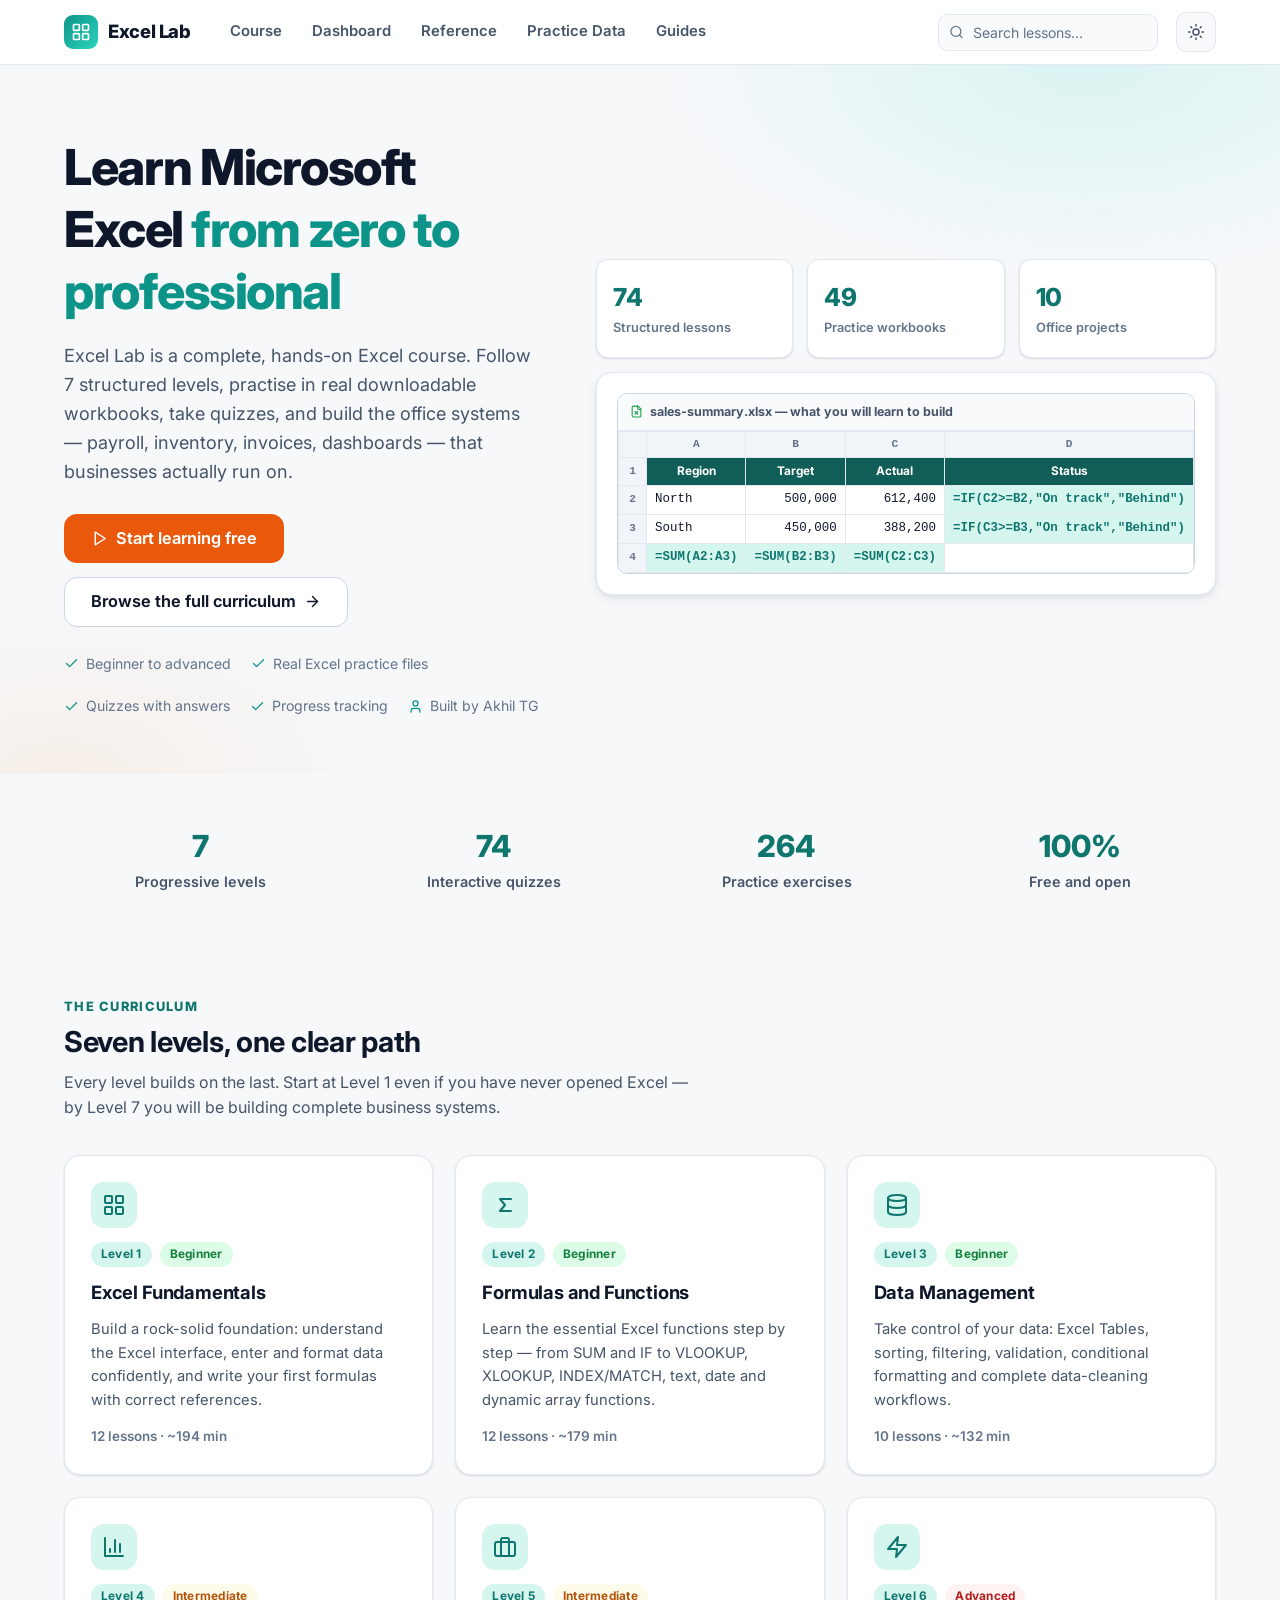
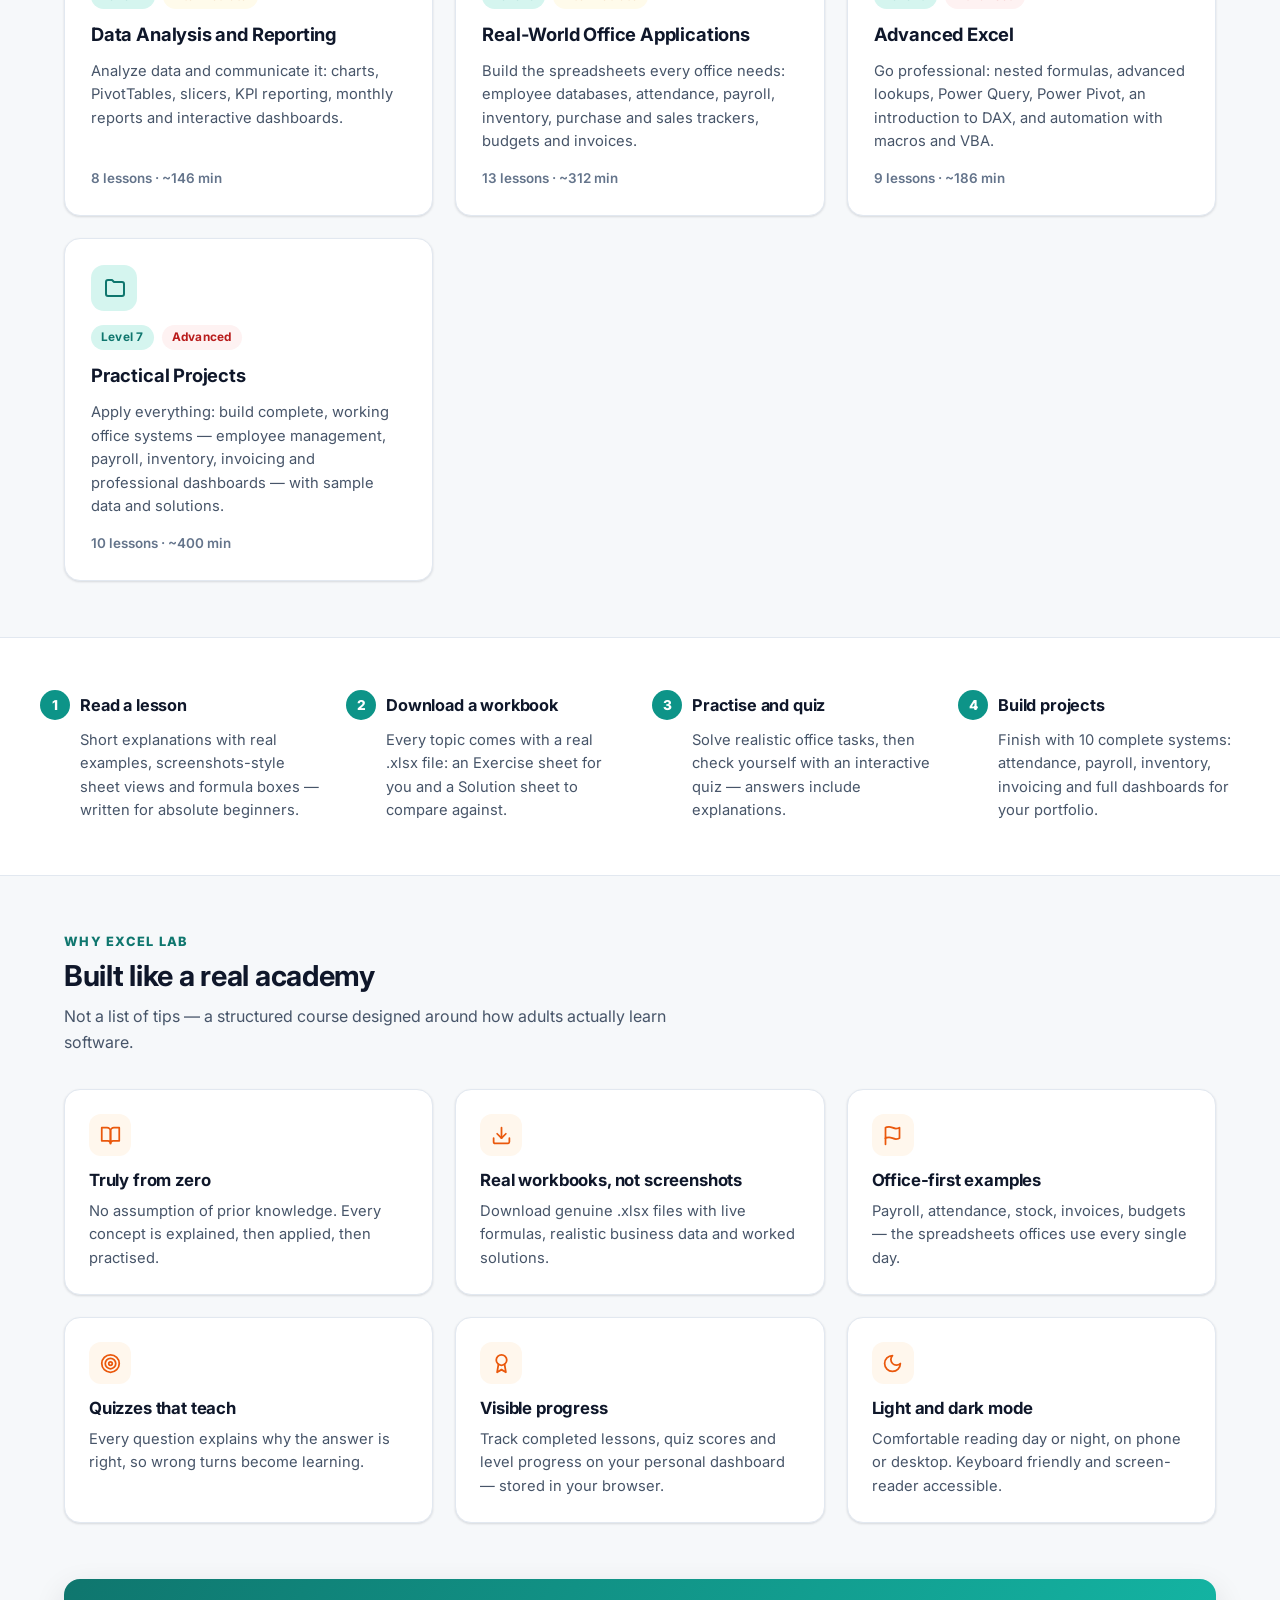
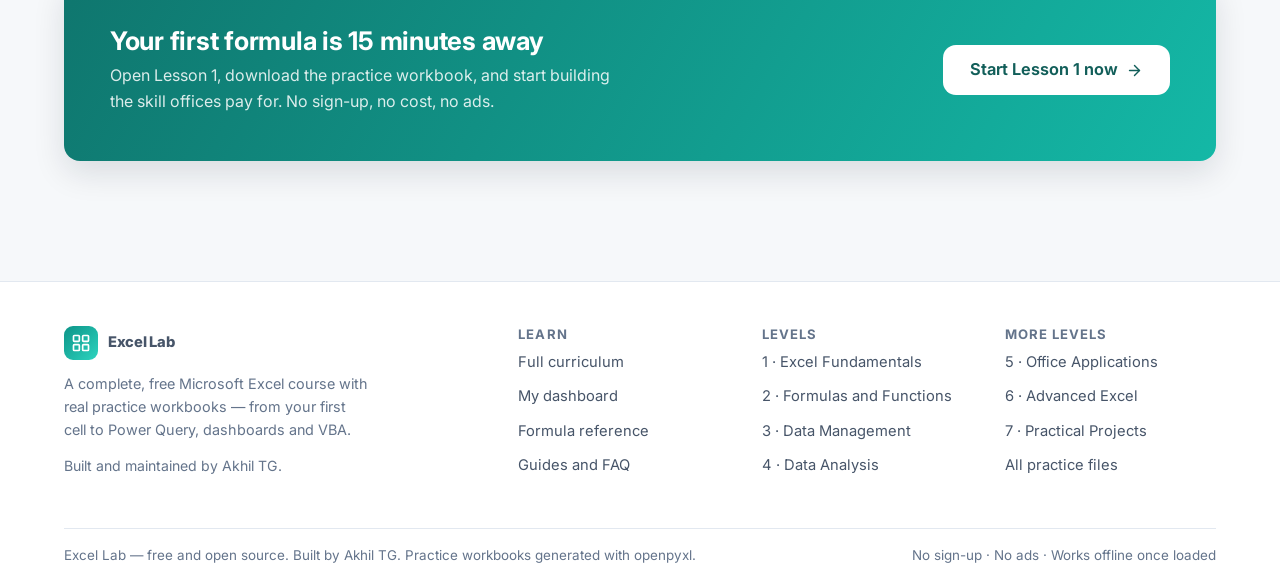
<file: index.html>
<!DOCTYPE html>
<html lang="en">
<head>
  <meta charset="UTF-8">
  <meta name="viewport" content="width=device-width, initial-scale=1">
  <title>Excel Lab — Learn Microsoft Excel from Zero to Professional</title>
  <meta name="description" content="A complete, free Excel learning platform: 7 levels, 74 lessons, real practice workbooks and office projects. From your first cell to Power Query, dashboards and VBA.">
  <script>(function(){try{var t=localStorage.getItem("ellab.theme");if(!t){t=window.matchMedia&&matchMedia("(prefers-color-scheme: dark)").matches?"dark":"light"}if(t==="dark")document.documentElement.classList.add("dark")}catch(e){}})();</script>
  <link rel="preconnect" href="https://fonts.googleapis.com">
  <link rel="preconnect" href="https://fonts.gstatic.com" crossorigin>
  <link href="https://fonts.googleapis.com/css2?family=Inter:wght@400;500;600;700;800&display=swap" rel="stylesheet">
  <link rel="stylesheet" href="assets/css/style.css">
  <link rel="icon" href="data:image/svg+xml,%3Csvg xmlns='http://www.w3.org/2000/svg' viewBox='0 0 24 24'%3E%3Crect width='24' height='24' rx='5' fill='%230d9488'/%3E%3Crect x='5' y='5' width='6' height='6' rx='1' fill='white'/%3E%3Crect x='13' y='5' width='6' height='6' rx='1' fill='white' opacity='.75'/%3E%3Crect x='5' y='13' width='6' height='6' rx='1' fill='white' opacity='.75'/%3E%3Crect x='13' y='13' width='6' height='6' rx='1' fill='white'/%3E%3C/svg%3E">
</head>
<body>
  <a class="skip-link" href="#main">Skip to content</a>
  <header class="site-header" id="siteHeader">
    <div class="container header-inner">
      <a class="brand" href="index.html">
        <span class="logo"><svg viewBox="0 0 24 24" fill="none" stroke="currentColor" stroke-width="2"><rect x="3" y="3" width="7" height="7" rx="1"/><rect x="14" y="3" width="7" height="7" rx="1"/><rect x="14" y="14" width="7" height="7" rx="1"/><rect x="3" y="14" width="7" height="7" rx="1"/></svg></span>
        Excel&nbsp;Lab
      </a>
      <nav class="main-nav" aria-label="Main navigation">
        <a href="lessons.html">Course</a>
        <a href="dashboard.html">Dashboard</a>
        <a href="reference.html">Reference</a>
        <a href="practice-data.html">Practice Data</a>
        <a href="docs.html">Guides</a>
      </nav>
      <form class="header-search" id="headerSearchForm" role="search">
        <svg viewBox="0 0 24 24" fill="none" stroke="currentColor" stroke-width="2" stroke-linecap="round"><circle cx="11" cy="11" r="8"/><path d="m21 21-4.3-4.3"/></svg>
        <input type="search" placeholder="Search lessons…" aria-label="Search lessons">
      </form>
      <button type="button" class="icon-btn" id="themeToggle" aria-label="Toggle light/dark theme">
        <svg class="icon-sun" viewBox="0 0 24 24" fill="none" stroke="currentColor" stroke-width="2" stroke-linecap="round"><circle cx="12" cy="12" r="4"/><path d="M12 2v2M12 20v2M4.93 4.93l1.41 1.41M17.66 17.66l1.41 1.41M2 12h2M20 12h2M6.34 17.66l-1.41 1.41M19.07 4.93l-1.41 1.41"/></svg>
        <svg class="icon-moon" viewBox="0 0 24 24" fill="none" stroke="currentColor" stroke-width="2" stroke-linecap="round" stroke-linejoin="round"><path d="M12 3a6 6 0 0 0 9 9 9 9 0 1 1-9-9Z"/></svg>
      </button>
      <button type="button" class="icon-btn menu-toggle" id="menuToggle" aria-label="Open menu" aria-expanded="false">
        <svg viewBox="0 0 24 24" fill="none" stroke="currentColor" stroke-width="2" stroke-linecap="round"><path d="M4 6h16M4 12h16M4 18h16"/></svg>
      </button>
    </div>
  </header>

  <main id="main">
    <noscript><div class="container" style="padding:20px 24px"><strong>JavaScript is disabled.</strong> Excel Lab renders lessons with JavaScript — please enable it to use the course.</div></noscript>

    <!-- Hero -->
    <section class="hero">
      <div class="container hero-inner">
        <div>
          <h1>Learn Microsoft Excel <span class="accent">from zero to professional</span></h1>
          <p class="lead">Excel Lab is a complete, hands-on Excel course. Follow 7 structured levels, practise in real downloadable workbooks, take quizzes, and build the office systems — payroll, inventory, invoices, dashboards — that businesses actually run on.</p>
          <div class="hero-cta">
            <a class="btn btn-accent btn-lg" href="lesson.html?id=l1-what-is-excel" id="heroStart">
              <svg viewBox="0 0 24 24" fill="none" stroke="currentColor" stroke-width="2" stroke-linecap="round" stroke-linejoin="round"><polygon points="6 3 20 12 6 21 6 3"/></svg>
              Start learning free
            </a>
            <a class="btn btn-outline btn-lg" href="lessons.html">
              Browse the full curriculum
              <svg viewBox="0 0 24 24" fill="none" stroke="currentColor" stroke-width="2" stroke-linecap="round" stroke-linejoin="round"><path d="M5 12h14"/><path d="m12 5 7 7-7 7"/></svg>
            </a>
          </div>
          <div class="hero-meta">
            <span><svg viewBox="0 0 24 24" fill="none" stroke="currentColor" stroke-width="2" stroke-linecap="round" stroke-linejoin="round"><path d="M20 6 9 17l-5-5"/></svg> Beginner to advanced</span>
            <span><svg viewBox="0 0 24 24" fill="none" stroke="currentColor" stroke-width="2" stroke-linecap="round" stroke-linejoin="round"><path d="M20 6 9 17l-5-5"/></svg> Real Excel practice files</span>
            <span><svg viewBox="0 0 24 24" fill="none" stroke="currentColor" stroke-width="2" stroke-linecap="round" stroke-linejoin="round"><path d="M20 6 9 17l-5-5"/></svg> Quizzes with answers</span>
            <span><svg viewBox="0 0 24 24" fill="none" stroke="currentColor" stroke-width="2" stroke-linecap="round" stroke-linejoin="round"><path d="M20 6 9 17l-5-5"/></svg> Progress tracking</span>
            <span><svg viewBox="0 0 24 24" fill="none" stroke="currentColor" stroke-width="2" stroke-linecap="round" stroke-linejoin="round"><path d="M19 21v-2a4 4 0 0 0-4-4H9a4 4 0 0 0-4 4v2"/><circle cx="12" cy="7" r="4"/></svg> Built by Akhil TG</span>
          </div>
        </div>
        <div class="hero-visual" aria-hidden="true">
          <div class="kpi-row">
            <div class="kpi-card"><div class="num" id="statLessons">—</div><div class="lbl">Structured lessons</div></div>
            <div class="kpi-card"><div class="num" id="statFiles">—</div><div class="lbl">Practice workbooks</div></div>
            <div class="kpi-card"><div class="num" id="statProjects">10</div><div class="lbl">Office projects</div></div>
          </div>
          <div class="hero-card">
            <div class="xlsheet">
              <div class="xlsheet-title"><svg viewBox="0 0 24 24" fill="none" stroke="currentColor" stroke-width="2" stroke-linecap="round" stroke-linejoin="round"><path d="M15 2H6a2 2 0 0 0-2 2v16a2 2 0 0 0 2 2h12a2 2 0 0 0 2-2V7Z"/><path d="M14 2v4a2 2 0 0 0 2 2h4"/><path d="m9.5 12 5 5"/><path d="m14.5 12-5 5"/></svg>sales-summary.xlsx — what you will learn to build</div>
              <table>
                <thead><tr><th class="rowhead"></th><th>A</th><th>B</th><th>C</th><th>D</th></tr></thead>
                <tbody>
                  <tr><th class="rowhead">1</th><td class="headcell">Region</td><td class="headcell">Target</td><td class="headcell">Actual</td><td class="headcell">Status</td></tr>
                  <tr><th class="rowhead">2</th><td>North</td><td class="num">500,000</td><td class="num">612,400</td><td class="formula">=IF(C2&gt;=B2,"On track","Behind")</td></tr>
                  <tr><th class="rowhead">3</th><td>South</td><td class="num">450,000</td><td class="num">388,200</td><td class="formula">=IF(C3&gt;=B3,"On track","Behind")</td></tr>
                  <tr><th class="rowhead">4</th><td class="formula">=SUM(A2:A3)</td><td class="num formula">=SUM(B2:B3)</td><td class="num formula">=SUM(C2:C3)</td><td></td></tr>
                </tbody>
              </table>
            </div>
          </div>
        </div>
      </div>
    </section>

    <!-- Stats band -->
    <div class="stats-band">
      <div class="container">
        <div class="stat"><div class="num">7</div><div class="lbl">Progressive levels</div></div>
        <div class="stat"><div class="num" id="statQuizzes">—</div><div class="lbl">Interactive quizzes</div></div>
        <div class="stat"><div class="num" id="statExercises">—</div><div class="lbl">Practice exercises</div></div>
        <div class="stat"><div class="num">100%</div><div class="lbl">Free and open</div></div>
      </div>
    </div>

    <!-- Levels -->
    <section class="section" id="levels">
      <div class="container">
        <div class="section-head">
          <div class="kicker">The curriculum</div>
          <h2>Seven levels, one clear path</h2>
          <p>Every level builds on the last. Start at Level 1 even if you have never opened Excel — by Level 7 you will be building complete business systems.</p>
        </div>
        <div class="levels-grid" id="levelsGrid"><!-- populated by JS --></div>
      </div>
    </section>

    <!-- How it works -->
    <div class="steps-band">
      <div class="container steps-grid">
        <div class="step"><h3><span class="n">1</span> Read a lesson</h3><p>Short explanations with real examples, screenshots-style sheet views and formula boxes — written for absolute beginners.</p></div>
        <div class="step"><h3><span class="n">2</span> Download a workbook</h3><p>Every topic comes with a real .xlsx file: an Exercise sheet for you and a Solution sheet to compare against.</p></div>
        <div class="step"><h3><span class="n">3</span> Practise and quiz</h3><p>Solve realistic office tasks, then check yourself with an interactive quiz — answers include explanations.</p></div>
        <div class="step"><h3><span class="n">4</span> Build projects</h3><p>Finish with 10 complete systems: attendance, payroll, inventory, invoicing and full dashboards for your portfolio.</p></div>
      </div>
    </div>

    <!-- Features -->
    <section class="section">
      <div class="container">
        <div class="section-head">
          <div class="kicker">Why Excel Lab</div>
          <h2>Built like a real academy</h2>
          <p>Not a list of tips — a structured course designed around how adults actually learn software.</p>
        </div>
        <div class="feature-grid">
          <div class="card feature"><div class="icon"><svg viewBox="0 0 24 24" fill="none" stroke="currentColor" stroke-width="2" stroke-linecap="round" stroke-linejoin="round"><path d="M2 3h6a4 4 0 0 1 4 4v14a3 3 0 0 0-3-3H2z"/><path d="M22 3h-6a4 4 0 0 0-4 4v14a3 3 0 0 1 3-3h7z"/></svg></div><h3>Truly from zero</h3><p>No assumption of prior knowledge. Every concept is explained, then applied, then practised.</p></div>
          <div class="card feature"><div class="icon"><svg viewBox="0 0 24 24" fill="none" stroke="currentColor" stroke-width="2" stroke-linecap="round" stroke-linejoin="round"><path d="M21 15v4a2 2 0 0 1-2 2H5a2 2 0 0 1-2-2v-4"/><path d="m7 10 5 5 5-5"/><path d="M12 15V3"/></svg></div><h3>Real workbooks, not screenshots</h3><p>Download genuine .xlsx files with live formulas, realistic business data and worked solutions.</p></div>
          <div class="card feature"><div class="icon"><svg viewBox="0 0 24 24" fill="none" stroke="currentColor" stroke-width="2" stroke-linecap="round" stroke-linejoin="round"><path d="M4 15s1-1 4-1 5 2 8 2 4-1 4-1V3s-1 1-4 1-5-2-8-2-4 1-4 1z"/><path d="M4 22v-7"/></svg></div><h3>Office-first examples</h3><p>Payroll, attendance, stock, invoices, budgets — the spreadsheets offices use every single day.</p></div>
          <div class="card feature"><div class="icon"><svg viewBox="0 0 24 24" fill="none" stroke="currentColor" stroke-width="2"><circle cx="12" cy="12" r="10"/><circle cx="12" cy="12" r="6"/><circle cx="12" cy="12" r="2"/></svg></div><h3>Quizzes that teach</h3><p>Every question explains why the answer is right, so wrong turns become learning.</p></div>
          <div class="card feature"><div class="icon"><svg viewBox="0 0 24 24" fill="none" stroke="currentColor" stroke-width="2" stroke-linecap="round" stroke-linejoin="round"><circle cx="12" cy="8" r="6"/><path d="M15.5 12.9 17 22l-5-3-5 3 1.5-9.1"/></svg></div><h3>Visible progress</h3><p>Track completed lessons, quiz scores and level progress on your personal dashboard — stored in your browser.</p></div>
          <div class="card feature"><div class="icon"><svg viewBox="0 0 24 24" fill="none" stroke="currentColor" stroke-width="2" stroke-linecap="round" stroke-linejoin="round"><path d="M12 3a6 6 0 0 0 9 9 9 9 0 1 1-9-9Z"/></svg></div><h3>Light and dark mode</h3><p>Comfortable reading day or night, on phone or desktop. Keyboard friendly and screen-reader accessible.</p></div>
        </div>
      </div>
    </section>

    <!-- CTA -->
    <section class="section" style="padding-top:0">
      <div class="container">
        <div class="cta-band">
          <div>
            <h2>Your first formula is 15 minutes away</h2>
            <p>Open Lesson 1, download the practice workbook, and start building the skill offices pay for. No sign-up, no cost, no ads.</p>
          </div>
          <a class="btn btn-accent btn-lg" href="lesson.html?id=l1-what-is-excel">
            Start Lesson 1 now
            <svg viewBox="0 0 24 24" fill="none" stroke="currentColor" stroke-width="2" stroke-linecap="round" stroke-linejoin="round"><path d="M5 12h14"/><path d="m12 5 7 7-7 7"/></svg>
          </a>
        </div>
      </div>
    </section>
  </main>

  <footer class="site-footer">
    <div class="container">
      <div class="footer-inner">
        <div class="footer-brand">
          <a class="brand" href="index.html"><span class="logo"><svg viewBox="0 0 24 24" fill="none" stroke="currentColor" stroke-width="2"><rect x="3" y="3" width="7" height="7" rx="1"/><rect x="14" y="3" width="7" height="7" rx="1"/><rect x="14" y="14" width="7" height="7" rx="1"/><rect x="3" y="14" width="7" height="7" rx="1"/></svg></span>Excel&nbsp;Lab</a>
          <p style="margin-top:12px">A complete, free Microsoft Excel course with real practice workbooks — from your first cell to Power Query, dashboards and VBA.</p>
          <p style="margin-top:8px;font-size:.88rem">Built and maintained by Akhil TG.</p>
        </div>
        <div>
          <h4>Learn</h4>
          <ul>
            <li><a href="lessons.html">Full curriculum</a></li>
            <li><a href="dashboard.html">My dashboard</a></li>
            <li><a href="reference.html">Formula reference</a></li>
            <li><a href="docs.html">Guides and FAQ</a></li>
          </ul>
        </div>
        <div>
          <h4>Levels</h4>
          <ul id="footerLevels">
            <li><a href="lessons.html#level-1">1 · Excel Fundamentals</a></li>
            <li><a href="lessons.html#level-2">2 · Formulas and Functions</a></li>
            <li><a href="lessons.html#level-3">3 · Data Management</a></li>
            <li><a href="lessons.html#level-4">4 · Data Analysis</a></li>
          </ul>
        </div>
        <div>
          <h4>More levels</h4>
          <ul>
            <li><a href="lessons.html#level-5">5 · Office Applications</a></li>
            <li><a href="lessons.html#level-6">6 · Advanced Excel</a></li>
            <li><a href="lessons.html#level-7">7 · Practical Projects</a></li>
            <li><a href="dashboard.html#files">All practice files</a></li>
          </ul>
        </div>
      </div>
      <div class="footer-bottom">
        <span>Excel Lab — free and open source. Built by Akhil TG. Practice workbooks generated with openpyxl.</span>
        <span>No sign-up · No ads · Works offline once loaded</span>
      </div>
    </div>
  </footer>

  <script src="assets/js/app.js"></script>
  <script src="assets/js/data/level1-1.js"></script>
  <script src="assets/js/data/level1-2.js"></script>
  <script src="assets/js/data/level2-1.js"></script>
  <script src="assets/js/data/level2-2.js"></script>
  <script src="assets/js/data/level3-1.js"></script>
  <script src="assets/js/data/level3-2.js"></script>
  <script src="assets/js/data/level4-1.js"></script>
  <script src="assets/js/data/level4-2.js"></script>
  <script src="assets/js/data/level5-1.js"></script>
  <script src="assets/js/data/level5-2.js"></script>
  <script src="assets/js/data/level6-1.js"></script>
  <script src="assets/js/data/level6-2.js"></script>
  <script src="assets/js/data/level7-1.js"></script>
  <script src="assets/js/data/level7-2.js"></script>
  <script>
    (function () {
      "use strict";
      var all = allLessons();
      document.getElementById("statLessons").textContent = all.length;
      document.getElementById("statQuizzes").textContent = all.filter(function (l) { return l.quiz && l.quiz.length; }).length;
      document.getElementById("statExercises").textContent = all.reduce(function (n, l) { return n + (l.exercises ? l.exercises.length : 0); }, 0);
      var files = {}; all.forEach(function (l) { (l.downloads || []).forEach(function (d) { files[d.file] = 1; }); });
      document.getElementById("statFiles").textContent = Object.keys(files).length;

      // levels grid
      var grid = document.getElementById("levelsGrid");
      var done = getCompleted();
      Object.keys(window.LEVEL_META).map(Number).sort(function (a, b) { return a - b; }).forEach(function (n) {
        var m = window.LEVEL_META[n];
        var lessons = window.LEVEL_LESSONS[n] || [];
        var dn = lessons.filter(function (l) { return done.indexOf(l.id) !== -1; }).length;
        var mins = lessons.reduce(function (s, l) { return s + durationMin(l); }, 0);
        var el = document.createElement("a");
        el.className = "card card-hover level-card";
        el.href = "lessons.html#level-" + n;
        el.innerHTML =
          '<div class="icon"><svg viewBox="0 0 24 24" fill="none" stroke="currentColor" stroke-width="2" stroke-linecap="round" stroke-linejoin="round" data-icon></svg></div>'
          + '<div style="display:flex;gap:8px;flex-wrap:wrap"><span class="badge badge-level">Level ' + n + "</span>" + diffBadge(m.difficulty) + "</div>"
          + "<h3>" + escHtml(m.title) + "</h3><p>" + escHtml(m.description) + "</p>"
          + '<div class="foot"><span>' + lessons.length + " lessons · ~" + mins + " min</span>"
          + (dn ? '<span style="color:var(--green-600)">' + dn + " done</span>" : "") + "</div>";
        // swap in the right icon via the sprite after it loads
        document.addEventListener("DOMContentLoaded", function () {
          el.querySelector("[data-icon]").outerHTML = icon(m.icon || "book");
        });
        grid.appendChild(el);
      });

      // hero start button: continue where left off
      var next = all.find(function (l) { return !isDone(l.id); });
      if (next) document.getElementById("heroStart").href = "lesson.html?id=" + next.id;
    })();
  </script>
</body>
</html>
</file>
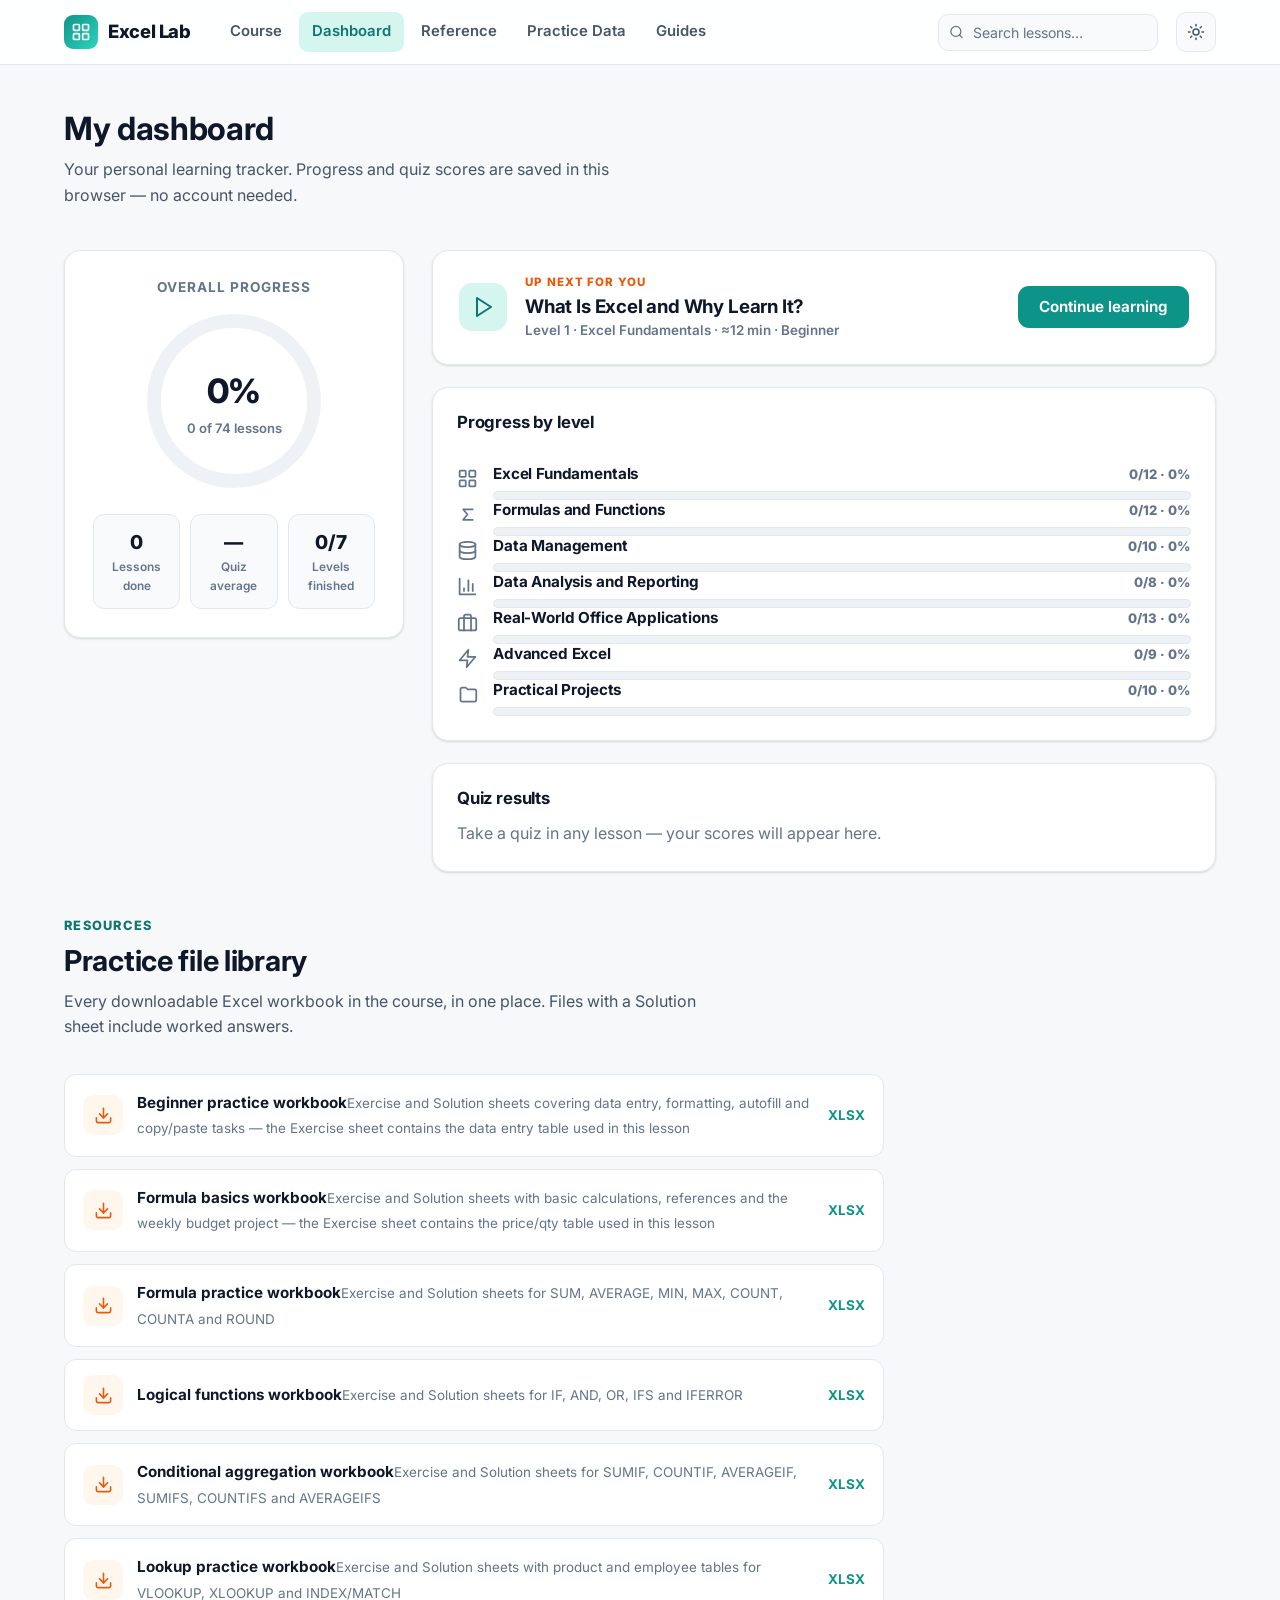
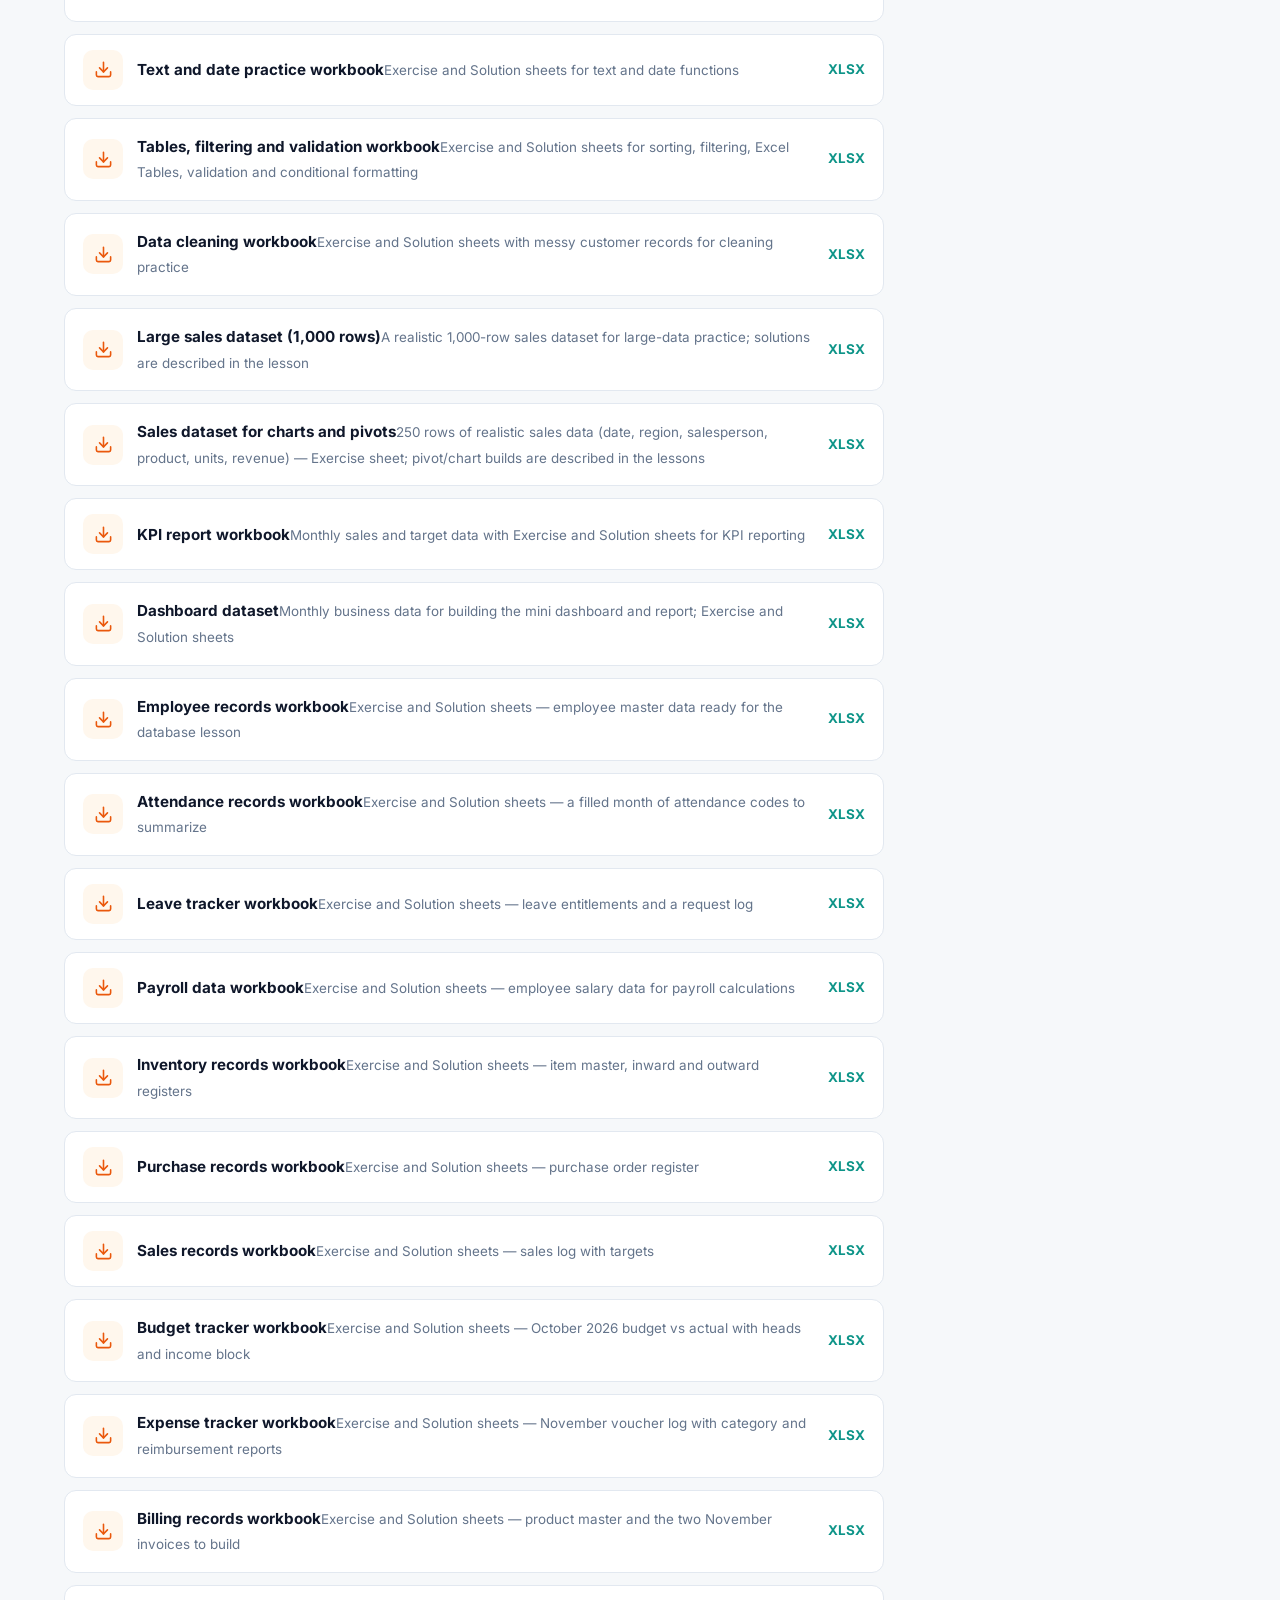
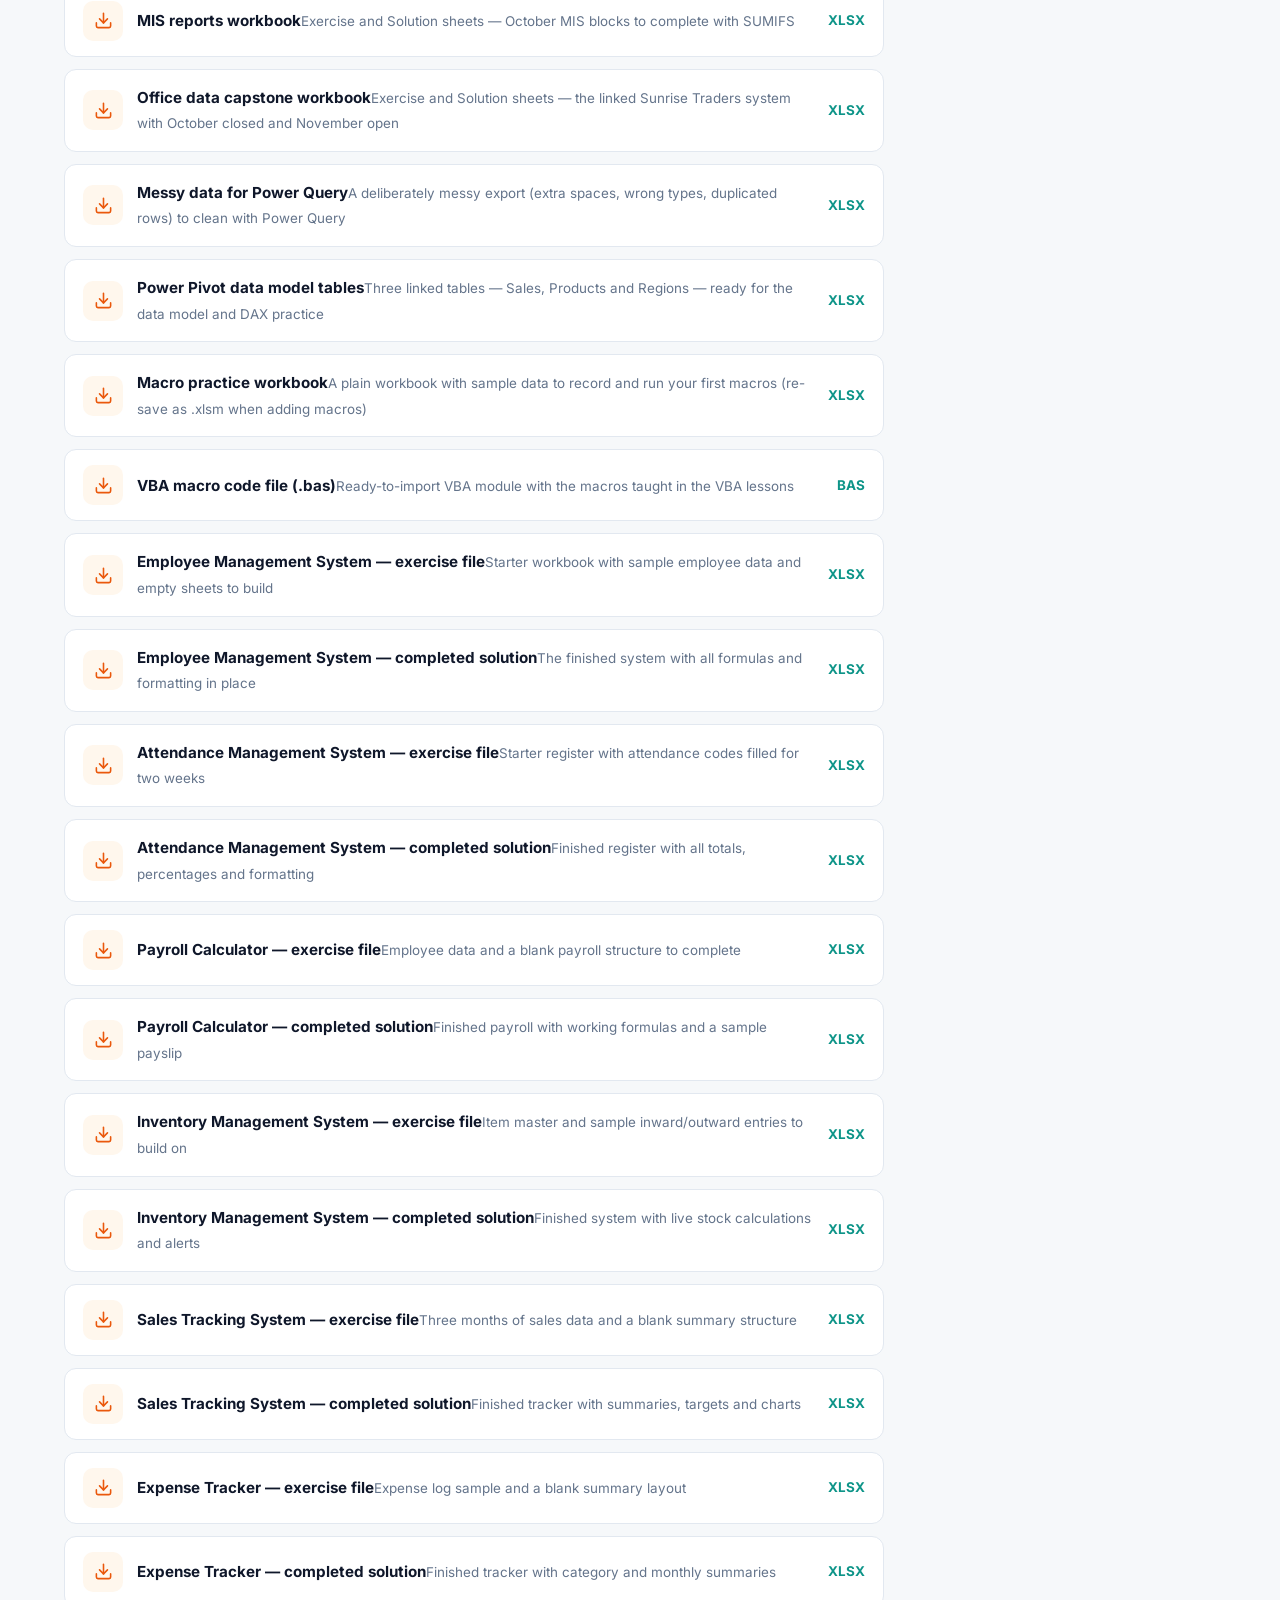
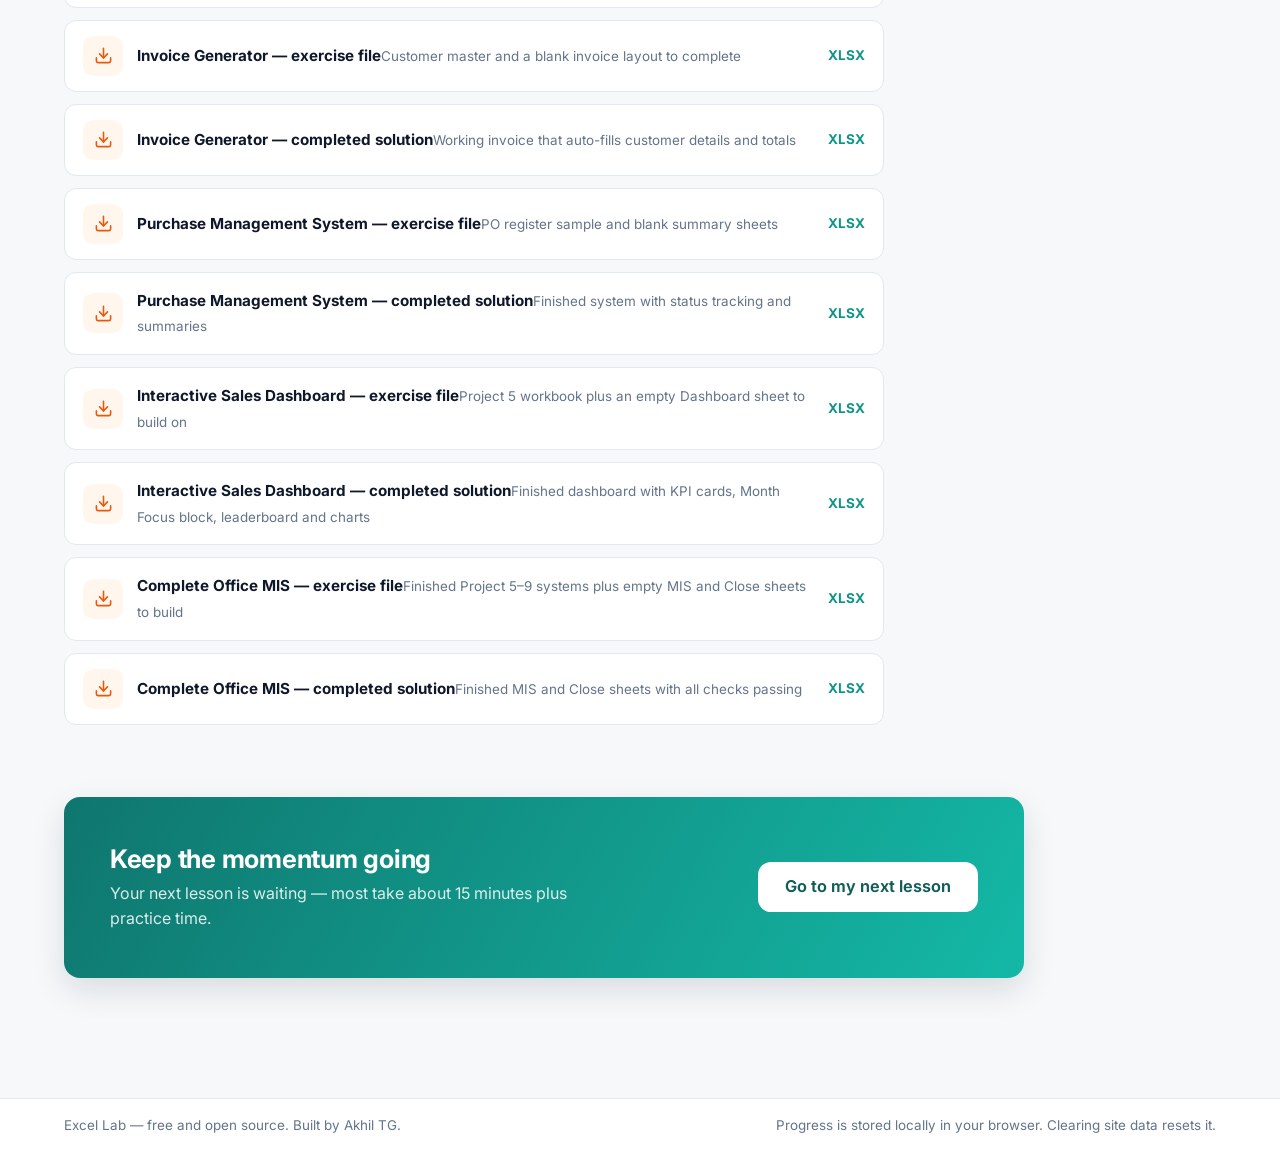
<file: dashboard.html>
<!DOCTYPE html>
<html lang="en">
<head>
  <meta charset="UTF-8">
  <meta name="viewport" content="width=device-width, initial-scale=1">
  <title>My Dashboard — Excel Lab</title>
  <meta name="description" content="Track your Excel learning progress: completed lessons, level progress, quiz scores and your personal practice file library.">
  <script>(function(){try{var t=localStorage.getItem("ellab.theme");if(!t){t=window.matchMedia&&matchMedia("(prefers-color-scheme: dark)").matches?"dark":"light"}if(t==="dark")document.documentElement.classList.add("dark")}catch(e){}})();</script>
  <link rel="preconnect" href="https://fonts.googleapis.com">
  <link rel="preconnect" href="https://fonts.gstatic.com" crossorigin>
  <link href="https://fonts.googleapis.com/css2?family=Inter:wght@400;500;600;700;800&display=swap" rel="stylesheet">
  <link rel="stylesheet" href="assets/css/style.css">
  <link rel="icon" href="data:image/svg+xml,%3Csvg xmlns='http://www.w3.org/2000/svg' viewBox='0 0 24 24'%3E%3Crect width='24' height='24' rx='5' fill='%230d9488'/%3E%3Crect x='5' y='5' width='6' height='6' rx='1' fill='white'/%3E%3Crect x='13' y='5' width='6' height='6' rx='1' fill='white' opacity='.75'/%3E%3Crect x='5' y='13' width='6' height='6' rx='1' fill='white' opacity='.75'/%3E%3Crect x='13' y='13' width='6' height='6' rx='1' fill='white'/%3E%3C/svg%3E">
</head>
<body>
  <a class="skip-link" href="#main">Skip to content</a>
  <header class="site-header" id="siteHeader">
    <div class="container header-inner">
      <a class="brand" href="index.html">
        <span class="logo"><svg viewBox="0 0 24 24" fill="none" stroke="currentColor" stroke-width="2"><rect x="3" y="3" width="7" height="7" rx="1"/><rect x="14" y="3" width="7" height="7" rx="1"/><rect x="14" y="14" width="7" height="7" rx="1"/><rect x="3" y="14" width="7" height="7" rx="1"/></svg></span>
        Excel&nbsp;Lab
      </a>
      <nav class="main-nav" aria-label="Main navigation">
        <a href="lessons.html">Course</a>
        <a href="dashboard.html">Dashboard</a>
        <a href="reference.html">Reference</a>
        <a href="practice-data.html">Practice Data</a>
        <a href="docs.html">Guides</a>
      </nav>
      <form class="header-search" id="headerSearchForm" role="search">
        <svg viewBox="0 0 24 24" fill="none" stroke="currentColor" stroke-width="2" stroke-linecap="round"><circle cx="11" cy="11" r="8"/><path d="m21 21-4.3-4.3"/></svg>
        <input type="search" placeholder="Search lessons…" aria-label="Search lessons">
      </form>
      <button type="button" class="icon-btn" id="themeToggle" aria-label="Toggle light/dark theme">
        <svg class="icon-sun" viewBox="0 0 24 24" fill="none" stroke="currentColor" stroke-width="2" stroke-linecap="round"><circle cx="12" cy="12" r="4"/><path d="M12 2v2M12 20v2M4.93 4.93l1.41 1.41M17.66 17.66l1.41 1.41M2 12h2M20 12h2M6.34 17.66l-1.41 1.41M19.07 4.93l-1.41 1.41"/></svg>
        <svg class="icon-moon" viewBox="0 0 24 24" fill="none" stroke="currentColor" stroke-width="2" stroke-linecap="round" stroke-linejoin="round"><path d="M12 3a6 6 0 0 0 9 9 9 9 0 1 1-9-9Z"/></svg>
      </button>
      <button type="button" class="icon-btn menu-toggle" id="menuToggle" aria-label="Open menu" aria-expanded="false">
        <svg viewBox="0 0 24 24" fill="none" stroke="currentColor" stroke-width="2" stroke-linecap="round"><path d="M4 6h16M4 12h16M4 18h16"/></svg>
      </button>
    </div>
  </header>

  <main id="main">
    <div class="container">
      <div class="page-head">
        <h1>My dashboard</h1>
        <p>Your personal learning tracker. Progress and quiz scores are saved in this browser — no account needed.</p>
      </div>

      <div class="dash-grid">
        <div class="ring-card card" aria-label="Overall progress">
          <h3 style="font-size:.85rem;text-transform:uppercase;letter-spacing:.07em;color:var(--text-3)">Overall progress</h3>
          <div class="ring-wrap">
            <svg width="190" height="190" viewBox="0 0 190 190" aria-hidden="true">
              <circle class="ring-bg" cx="95" cy="95" r="80" fill="none" stroke-width="14"></circle>
              <circle class="ring-val" id="ringVal" cx="95" cy="95" r="80" fill="none" stroke-width="14" stroke-linecap="round" stroke-dasharray="502.65" stroke-dashoffset="502.65"></circle>
            </svg>
            <div class="ring-center">
              <div><div class="pct" id="ringPct">0%</div><div class="sub" id="ringSub">0 of 0 lessons</div></div>
            </div>
          </div>
          <div class="dash-stats">
            <div class="dash-stat"><div class="num" id="stDone">0</div><div class="lbl">Lessons done</div></div>
            <div class="dash-stat"><div class="num" id="stQuizAvg">—</div><div class="lbl">Quiz average</div></div>
            <div class="dash-stat"><div class="num" id="stLevels">0/7</div><div class="lbl">Levels finished</div></div>
          </div>
        </div>

        <div class="dash-main">
          <div class="next-lesson card" id="nextLesson">
            <div class="icon" data-icon="play"></div>
            <div class="body">
              <div class="kicker">Up next for you</div>
              <h3 id="nextTitle">—</h3>
              <div class="meta" id="nextMeta"></div>
            </div>
            <a class="btn btn-primary" id="nextBtn" href="lessons.html">Continue learning</a>
          </div>

          <div class="level-progress-list card" id="levelProgress" aria-label="Level progress">
            <h3 style="margin:0 0 18px;font-size:1.05rem">Progress by level</h3>
            <div id="levelBars"></div>
          </div>

          <div class="quiz-summary card" id="quizSummaryCard">
            <h3 style="margin:0 0 12px;font-size:1.05rem">Quiz results</h3>
            <div id="quizSummary"><p style="color:var(--text-3);margin:0">Take a quiz in any lesson — your scores will appear here.</p></div>
          </div>
        </div>
      </div>

      <section class="section" id="files" style="padding-top:24px">
        <div class="section-head">
          <div class="kicker">Resources</div>
          <h2>Practice file library</h2>
          <p>Every downloadable Excel workbook in the course, in one place. Files with a Solution sheet include worked answers.</p>
        </div>
        <div class="download-list" id="fileLibrary" style="max-width:820px"></div>
      </section>

      <section class="section" style="padding-top:0">
        <div class="container" style="padding:0">
          <div class="cta-band" style="max-width:960px">
            <div>
              <h2>Keep the momentum going</h2>
              <p>Your next lesson is waiting — most take about 15 minutes plus practice time.</p>
            </div>
            <a class="btn btn-accent btn-lg" id="ctaNext" href="lessons.html">Go to my next lesson</a>
          </div>
        </div>
      </section>
    </div>
  </main>

  <footer class="site-footer">
    <div class="container">
      <div class="footer-bottom" style="border-top:none">
        <span>Excel Lab — free and open source. Built by Akhil TG.</span>
        <span>Progress is stored locally in your browser. Clearing site data resets it.</span>
      </div>
    </div>
  </footer>

  <script src="assets/js/app.js"></script>
  <script src="assets/js/data/level1-1.js"></script>
  <script src="assets/js/data/level1-2.js"></script>
  <script src="assets/js/data/level2-1.js"></script>
  <script src="assets/js/data/level2-2.js"></script>
  <script src="assets/js/data/level3-1.js"></script>
  <script src="assets/js/data/level3-2.js"></script>
  <script src="assets/js/data/level4-1.js"></script>
  <script src="assets/js/data/level4-2.js"></script>
  <script src="assets/js/data/level5-1.js"></script>
  <script src="assets/js/data/level5-2.js"></script>
  <script src="assets/js/data/level6-1.js"></script>
  <script src="assets/js/data/level6-2.js"></script>
  <script src="assets/js/data/level7-1.js"></script>
  <script src="assets/js/data/level7-2.js"></script>
  <script>
    (function () {
      "use strict";
      var C = 2 * Math.PI * 80; // ring circumference

      function injectIcon(el, name) {
        var put = function () { if (el && !el.firstChild) el.innerHTML = icon(name); };
        if (document.readyState === "loading") document.addEventListener("DOMContentLoaded", put);
        else put();
      }

      function render() {
        var all = allLessons();
        var done = getCompleted();
        var doneCount = all.filter(function (l) { return done.indexOf(l.id) !== -1; }).length;
        var pct = all.length ? Math.round(doneCount / all.length * 100) : 0;

        document.getElementById("ringPct").textContent = pct + "%";
        document.getElementById("ringSub").textContent = doneCount + " of " + all.length + " lessons";
        document.getElementById("ringVal").style.strokeDashoffset = String(C * (1 - pct / 100));
        document.getElementById("stDone").textContent = doneCount;

        // levels finished
        var levelsDone = 0;
        Object.keys(window.LEVEL_META).map(Number).forEach(function (n) {
          var ls = window.LEVEL_LESSONS[n] || [];
          if (ls.length && ls.every(function (l) { return done.indexOf(l.id) !== -1; })) levelsDone++;
        });
        document.getElementById("stLevels").textContent = levelsDone + "/7";

        // quiz average
        var q = Store.get("quiz", {}) || {};
        var scores = Object.keys(q).map(function (k) { return q[k]; });
        if (scores.length) {
          var tot = scores.reduce(function (s, x) { return s + x.score; }, 0);
          var all2 = scores.reduce(function (s, x) { return s + x.total; }, 0);
          document.getElementById("stQuizAvg").textContent = all2 ? Math.round(tot / all2 * 100) + "%" : "—";
        } else {
          document.getElementById("stQuizAvg").textContent = "—";
        }

        // next lesson
        var next = all.find(function (l) { return done.indexOf(l.id) === -1; });
        if (next) {
          var lv = levelOf(next.id);
          document.getElementById("nextTitle").textContent = next.title;
          document.getElementById("nextMeta").innerHTML =
            "Level " + lv + " · " + escHtml((window.LEVEL_META[lv] || {}).title || "") + " · ≈" + durationMin(next) + " min · " + next.difficulty;
          document.getElementById("nextBtn").href = "lesson.html?id=" + next.id;
          document.getElementById("nextBtn").textContent = "Continue learning";
          document.getElementById("ctaNext").href = "lesson.html?id=" + next.id;
          document.getElementById("ctaNext").textContent = "Go to my next lesson";
        } else {
          document.getElementById("nextTitle").textContent = "All lessons completed — congratulations!";
          document.getElementById("nextMeta").textContent = "Revisit any lesson or replay quizzes to keep skills sharp.";
          document.getElementById("nextBtn").href = "lessons.html";
          document.getElementById("nextBtn").textContent = "Review lessons";
          document.getElementById("ctaNext").textContent = "Review the curriculum";
          document.getElementById("ctaNext").href = "lessons.html";
        }

        // level bars
        var bars = document.getElementById("levelBars");
        bars.innerHTML = "";
        Object.keys(window.LEVEL_META).map(Number).sort(function (a, b) { return a - b; }).forEach(function (n) {
          var m = window.LEVEL_META[n];
          var ls = window.LEVEL_LESSONS[n] || [];
          var dn = ls.filter(function (l) { return done.indexOf(l.id) !== -1; }).length;
          var p = ls.length ? Math.round(dn / ls.length * 100) : 0;
          var row = document.createElement("div");
          row.className = "lpl-row" + (p === 100 ? " done" : "");
          row.innerHTML = '<div class="icon" data-icon="' + (m.icon || "book") + '"></div>'
            + '<div><div class="lpl-top"><h4><a href="lessons.html#level-' + n + '" style="color:inherit">' + escHtml(m.title) + "</a></h4>"
            + '<span class="pct">' + dn + "/" + ls.length + " · " + p + "%</span></div>"
            + '<div class="lpl-track"><i style="width:' + p + '%"></i></div></div>';
          bars.appendChild(row);
          injectIcon(row.querySelector(".icon"), m.icon || "book");
        });

        // quiz summary table
        var qs = document.getElementById("quizSummary");
        if (scores.length) {
          var rows = Object.keys(q).map(function (k) {
            var l = findLesson(k);
            return { title: l ? l.title : k, score: q[k].score, total: q[k].total };
          }).sort(function (a, b) { return a.title.localeCompare(b.title); });
          var h = '<table><thead><tr><th>Lesson</th><th>Score</th><th>%</th></tr></thead><tbody>';
          rows.forEach(function (r) {
            h += "<tr><td>" + escHtml(r.title) + "</td><td>" + r.score + " / " + r.total + "</td><td><strong>"
              + Math.round(r.score / r.total * 100) + "%</strong></td></tr>";
          });
          qs.innerHTML = h + "</tbody></table>";
        }

        // file library (render once)
        var lib = document.getElementById("fileLibrary");
        if (!lib.dataset.built) {
          var files = {}, order = [];
          all.forEach(function (l) {
            (l.downloads || []).forEach(function (d) {
              if (!files[d.file]) { files[d.file] = d; order.push(d.file); }
            });
          });
          order.forEach(function (f) {
            var d = files[f];
            var a = document.createElement("a");
            a.className = "download-item";
            a.href = d.file; a.download = "";
            a.innerHTML = '<span class="dl-icon"><svg viewBox="0 0 24 24" fill="none" stroke="currentColor" stroke-width="2" stroke-linecap="round" stroke-linejoin="round"><path d="M21 15v4a2 2 0 0 1-2 2H5a2 2 0 0 1-2-2v-4"/><path d="m7 10 5 5 5-5"/><path d="M12 15V3"/></svg></span>'
              + '<span class="dl-body"><span class="dl-label">' + escHtml(d.label) + "</span>"
              + (d.note ? '<span class="dl-note">' + escHtml(d.note) + "</span>" : "") + "</span>"
              + '<span class="dl-cta">' + escHtml(d.file.split(".").pop().toUpperCase()) + "</span>";
            lib.appendChild(a);
          });
          lib.dataset.built = "1";
        }
      }

      render();
      injectIcon(document.querySelector("#nextLesson .icon"), "play");
      document.addEventListener("el:progress", render);
    })();
  </script>
</body>
</html>
</file>
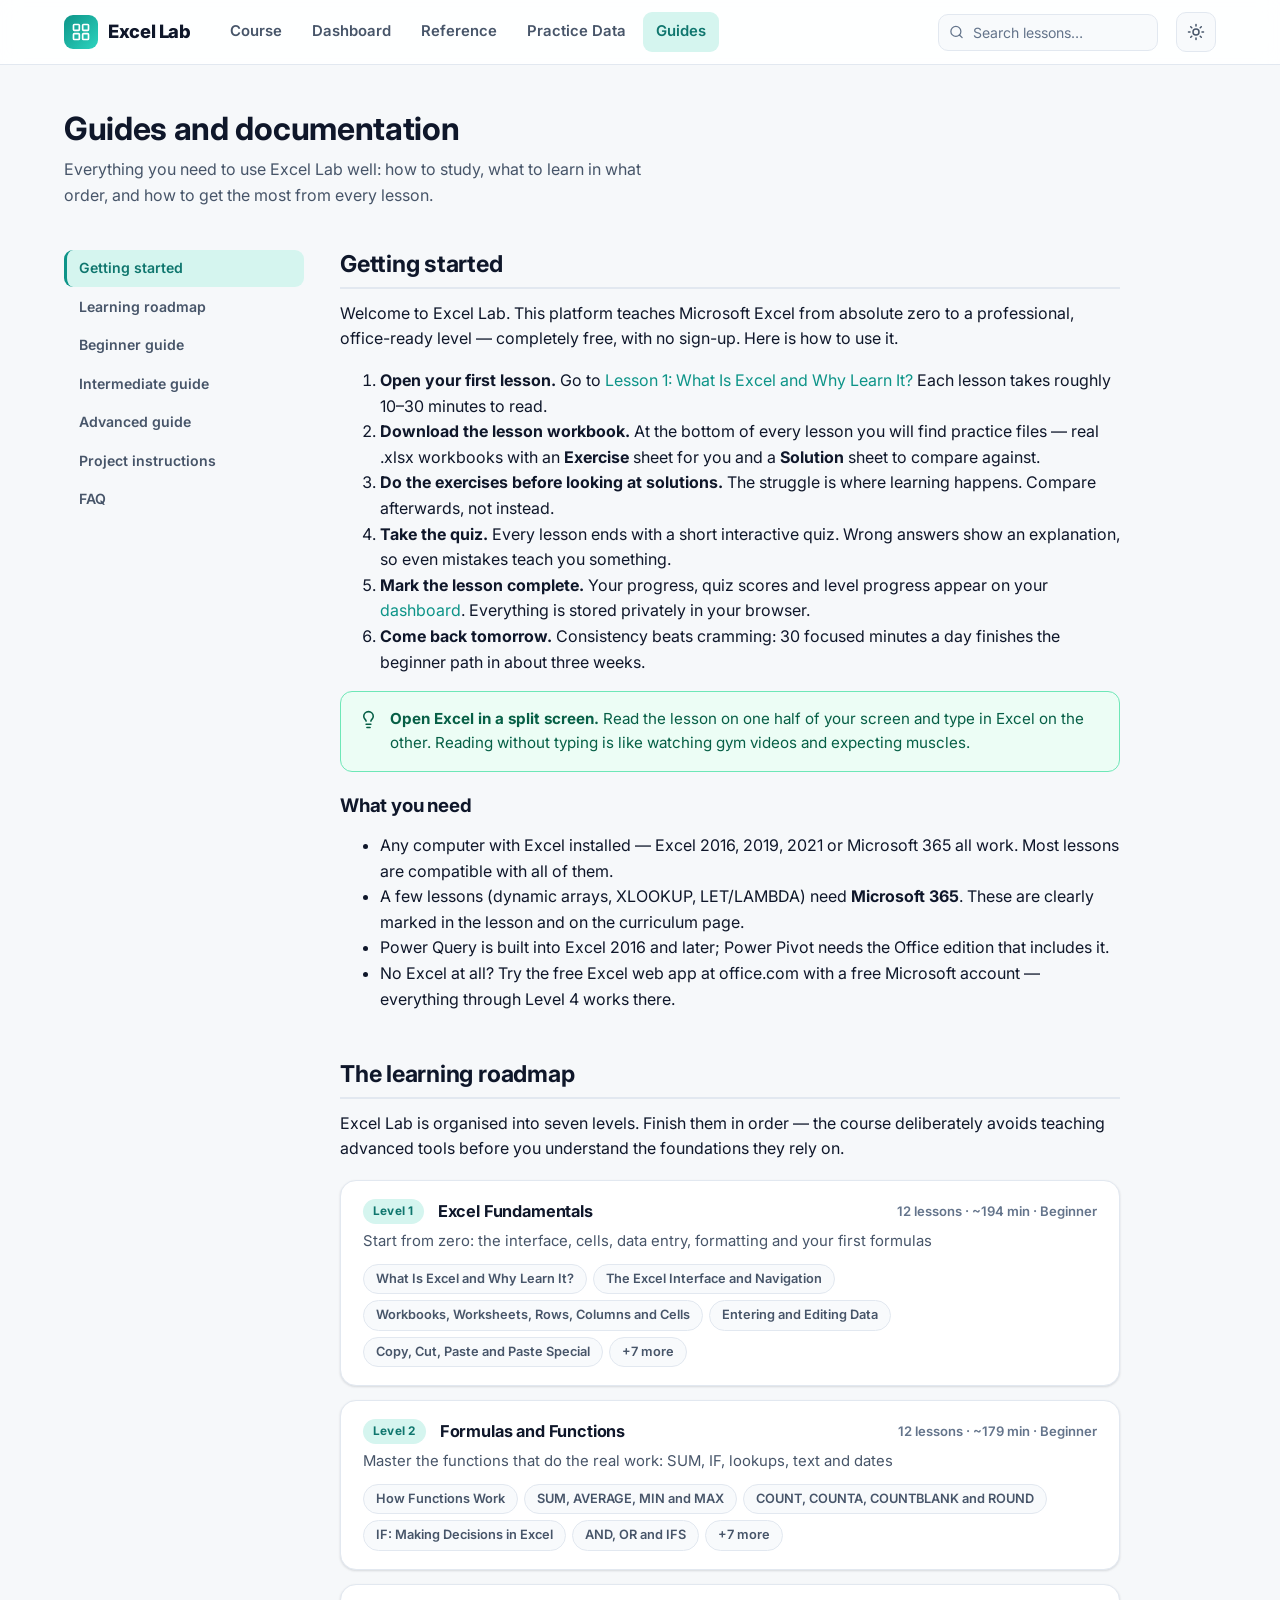
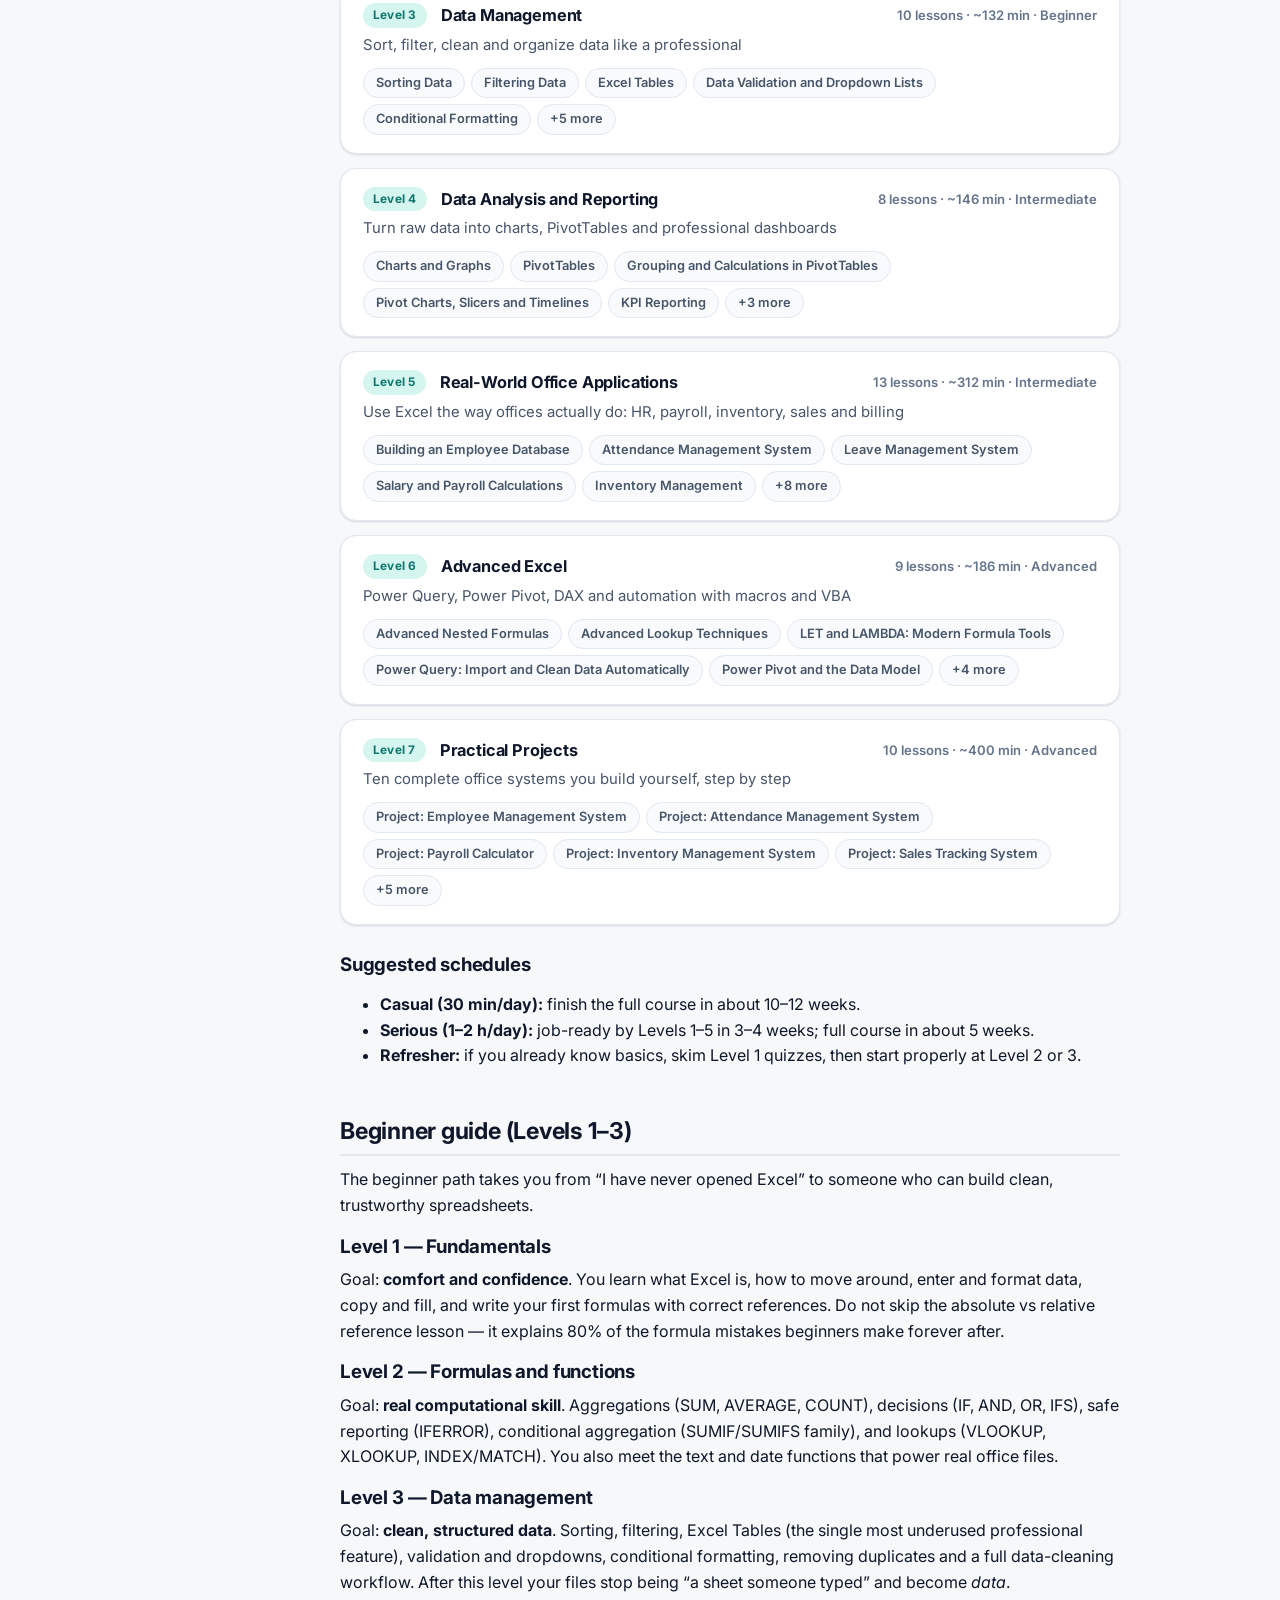
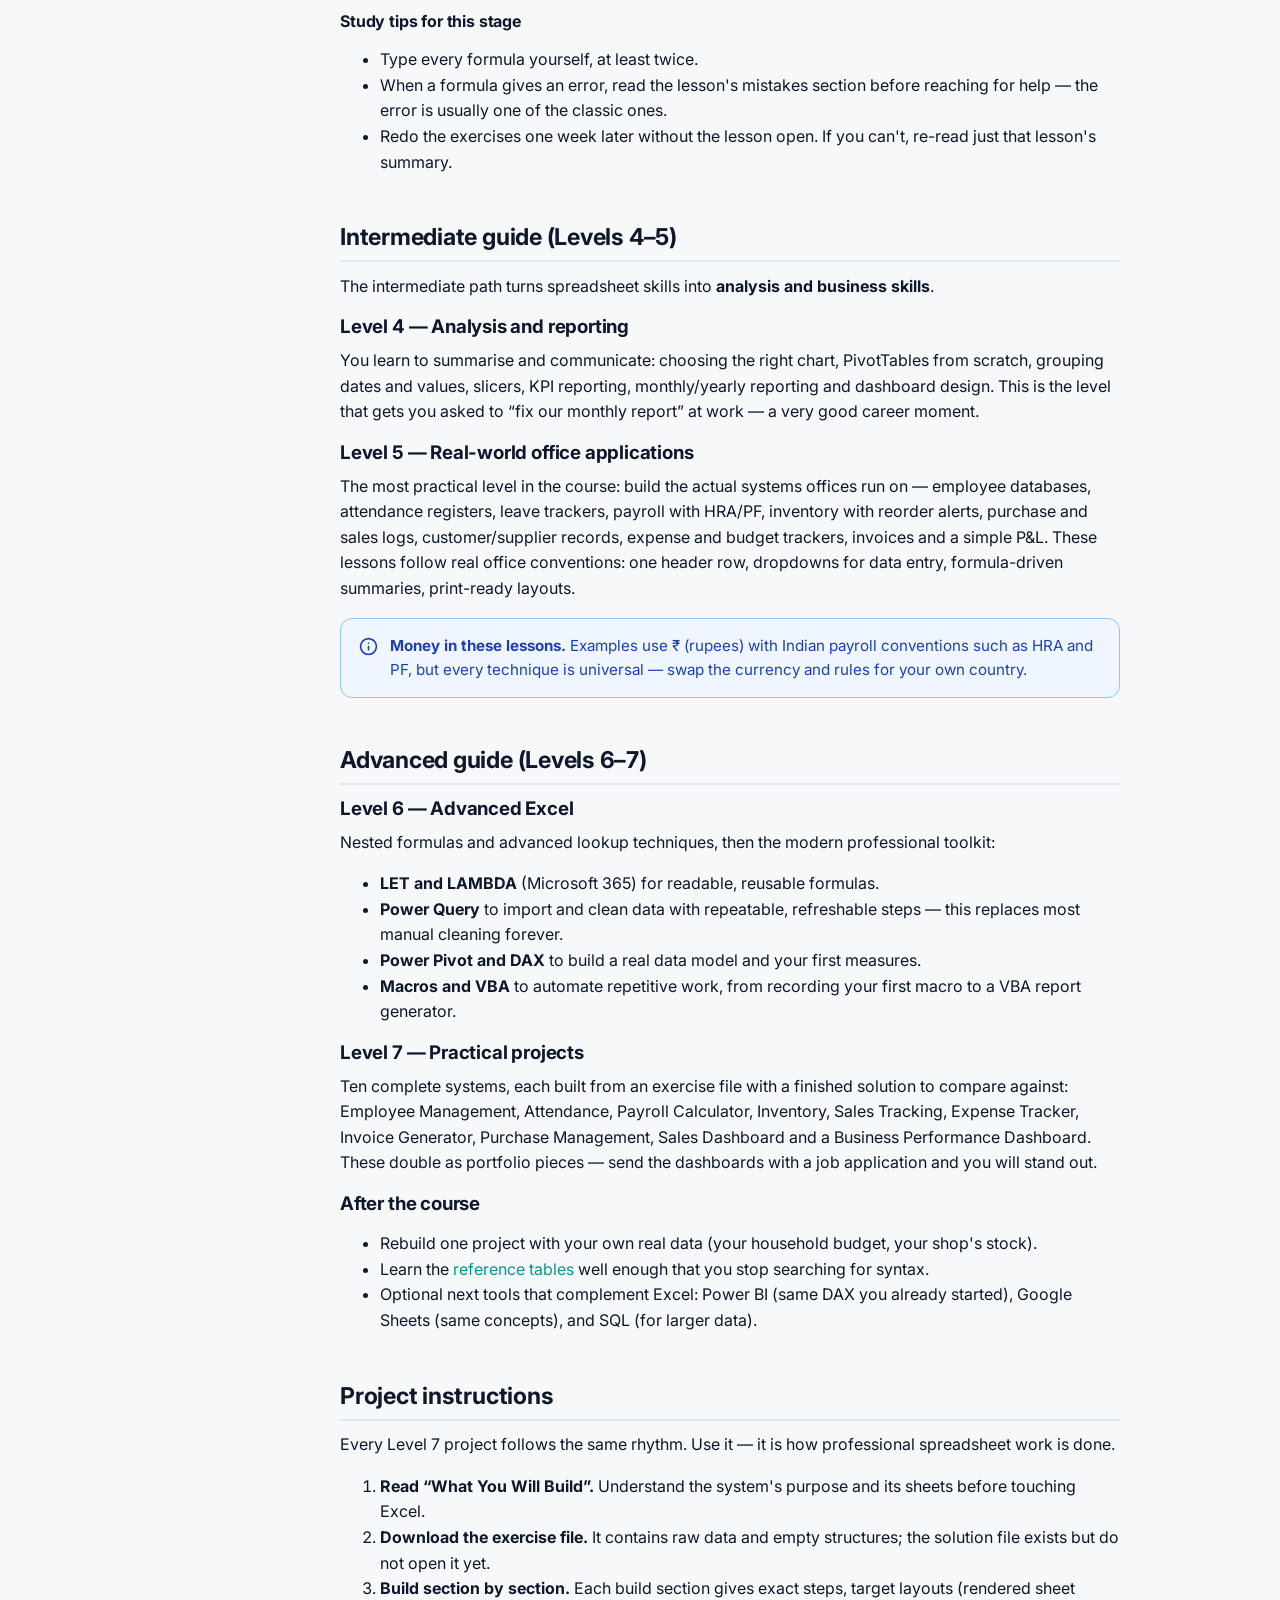
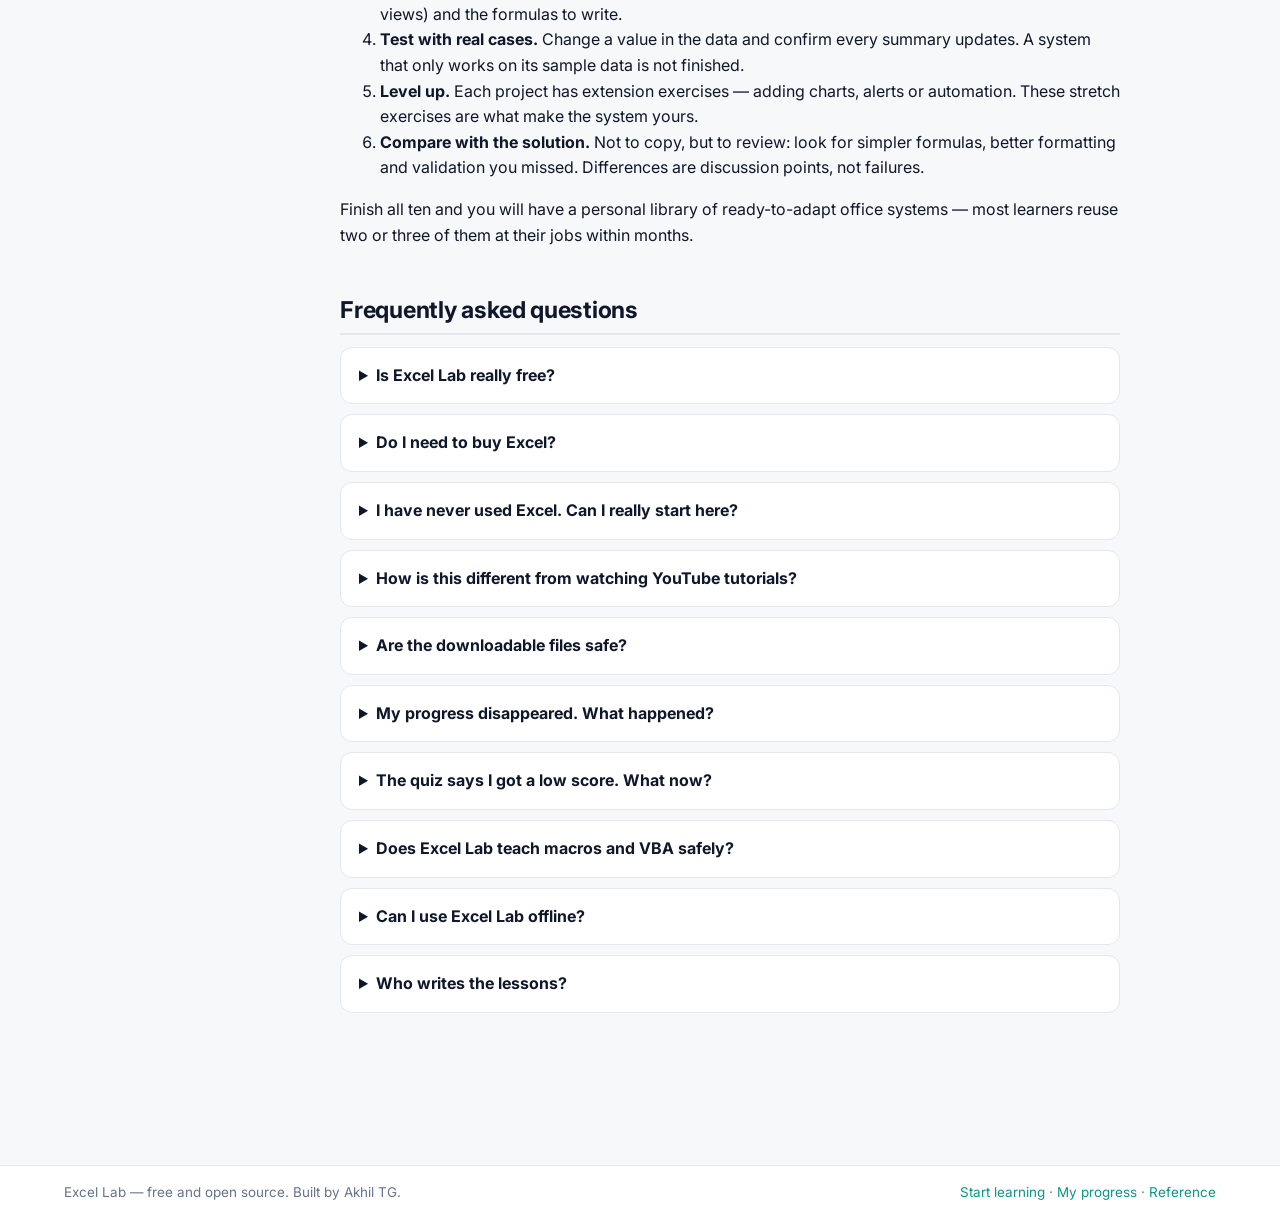
<file: docs.html>
<!DOCTYPE html>
<html lang="en">
<head>
  <meta charset="UTF-8">
  <meta name="viewport" content="width=device-width, initial-scale=1">
  <title>Guides & Documentation — Excel Lab</title>
  <meta name="description" content="How to use Excel Lab: getting started, the learning roadmap, beginner to advanced study guides, project instructions and answers to common questions.">
  <script>(function(){try{var t=localStorage.getItem("ellab.theme");if(!t){t=window.matchMedia&&matchMedia("(prefers-color-scheme: dark)").matches?"dark":"light"}if(t==="dark")document.documentElement.classList.add("dark")}catch(e){}})();</script>
  <link rel="preconnect" href="https://fonts.googleapis.com">
  <link rel="preconnect" href="https://fonts.gstatic.com" crossorigin>
  <link href="https://fonts.googleapis.com/css2?family=Inter:wght@400;500;600;700;800&display=swap" rel="stylesheet">
  <link rel="stylesheet" href="assets/css/style.css">
  <link rel="icon" href="data:image/svg+xml,%3Csvg xmlns='http://www.w3.org/2000/svg' viewBox='0 0 24 24'%3E%3Crect width='24' height='24' rx='5' fill='%230d9488'/%3E%3Crect x='5' y='5' width='6' height='6' rx='1' fill='white'/%3E%3Crect x='13' y='5' width='6' height='6' rx='1' fill='white' opacity='.75'/%3E%3Crect x='5' y='13' width='6' height='6' rx='1' fill='white' opacity='.75'/%3E%3Crect x='13' y='13' width='6' height='6' rx='1' fill='white'/%3E%3C/svg%3E">
</head>
<body>
  <a class="skip-link" href="#main">Skip to content</a>
  <header class="site-header" id="siteHeader">
    <div class="container header-inner">
      <a class="brand" href="index.html">
        <span class="logo"><svg viewBox="0 0 24 24" fill="none" stroke="currentColor" stroke-width="2"><rect x="3" y="3" width="7" height="7" rx="1"/><rect x="14" y="3" width="7" height="7" rx="1"/><rect x="14" y="14" width="7" height="7" rx="1"/><rect x="3" y="14" width="7" height="7" rx="1"/></svg></span>
        Excel&nbsp;Lab
      </a>
      <nav class="main-nav" aria-label="Main navigation">
        <a href="lessons.html">Course</a>
        <a href="dashboard.html">Dashboard</a>
        <a href="reference.html">Reference</a>
        <a href="practice-data.html">Practice Data</a>
        <a href="docs.html">Guides</a>
      </nav>
      <form class="header-search" id="headerSearchForm" role="search">
        <svg viewBox="0 0 24 24" fill="none" stroke="currentColor" stroke-width="2" stroke-linecap="round"><circle cx="11" cy="11" r="8"/><path d="m21 21-4.3-4.3"/></svg>
        <input type="search" placeholder="Search lessons…" aria-label="Search lessons">
      </form>
      <button type="button" class="icon-btn" id="themeToggle" aria-label="Toggle light/dark theme">
        <svg class="icon-sun" viewBox="0 0 24 24" fill="none" stroke="currentColor" stroke-width="2" stroke-linecap="round"><circle cx="12" cy="12" r="4"/><path d="M12 2v2M12 20v2M4.93 4.93l1.41 1.41M17.66 17.66l1.41 1.41M2 12h2M20 12h2M6.34 17.66l-1.41 1.41M19.07 4.93l-1.41 1.41"/></svg>
        <svg class="icon-moon" viewBox="0 0 24 24" fill="none" stroke="currentColor" stroke-width="2" stroke-linecap="round" stroke-linejoin="round"><path d="M12 3a6 6 0 0 0 9 9 9 9 0 1 1-9-9Z"/></svg>
      </button>
      <button type="button" class="icon-btn menu-toggle" id="menuToggle" aria-label="Open menu" aria-expanded="false">
        <svg viewBox="0 0 24 24" fill="none" stroke="currentColor" stroke-width="2" stroke-linecap="round"><path d="M4 6h16M4 12h16M4 18h16"/></svg>
      </button>
    </div>
  </header>

  <main id="main">
    <div class="container">
      <div class="page-head">
        <h1>Guides and documentation</h1>
        <p>Everything you need to use Excel Lab well: how to study, what to learn in what order, and how to get the most from every lesson.</p>
      </div>

      <div class="docs-layout">
        <nav class="docs-nav" aria-label="Guide sections">
          <ul>
            <li><a href="#getting-started">Getting started</a></li>
            <li><a href="#roadmap">Learning roadmap</a></li>
            <li><a href="#guide-beginner">Beginner guide</a></li>
            <li><a href="#guide-intermediate">Intermediate guide</a></li>
            <li><a href="#guide-advanced">Advanced guide</a></li>
            <li><a href="#projects">Project instructions</a></li>
            <li><a href="#faq">FAQ</a></li>
          </ul>
        </nav>

        <div class="docs-body">
          <section id="getting-started">
            <h2>Getting started</h2>
            <p>Welcome to Excel Lab. This platform teaches Microsoft Excel from absolute zero to a professional, office-ready level — completely free, with no sign-up. Here is how to use it.</p>
            <ol>
              <li><strong>Open your first lesson.</strong> Go to <a href="lesson.html?id=l1-what-is-excel">Lesson 1: What Is Excel and Why Learn It?</a> Each lesson takes roughly 10–30 minutes to read.</li>
              <li><strong>Download the lesson workbook.</strong> At the bottom of every lesson you will find practice files — real .xlsx workbooks with an <strong>Exercise</strong> sheet for you and a <strong>Solution</strong> sheet to compare against.</li>
              <li><strong>Do the exercises before looking at solutions.</strong> The struggle is where learning happens. Compare afterwards, not instead.</li>
              <li><strong>Take the quiz.</strong> Every lesson ends with a short interactive quiz. Wrong answers show an explanation, so even mistakes teach you something.</li>
              <li><strong>Mark the lesson complete.</strong> Your progress, quiz scores and level progress appear on your <a href="dashboard.html">dashboard</a>. Everything is stored privately in your browser.</li>
              <li><strong>Come back tomorrow.</strong> Consistency beats cramming: 30 focused minutes a day finishes the beginner path in about three weeks.</li>
            </ol>
            <div class="callout callout-tip">
              <svg viewBox="0 0 24 24" fill="none" stroke="currentColor" stroke-width="2" stroke-linecap="round" stroke-linejoin="round" style="width:19px;height:19px;flex:none;margin-top:3px"><path d="M15 14c.2-1 .7-1.7 1.5-2.5 1-.9 1.5-2.2 1.5-3.5A6 6 0 0 0 6 8c0 1.3.5 2.6 1.5 3.5.8.8 1.3 1.5 1.5 2.5"/><path d="M9 18h6"/><path d="M10 22h4"/></svg>
              <div><p><strong>Open Excel in a split screen.</strong> Read the lesson on one half of your screen and type in Excel on the other. Reading without typing is like watching gym videos and expecting muscles.</p></div>
            </div>
            <h3>What you need</h3>
            <ul>
              <li>Any computer with Excel installed — Excel 2016, 2019, 2021 or Microsoft 365 all work. Most lessons are compatible with all of them.</li>
              <li>A few lessons (dynamic arrays, XLOOKUP, LET/LAMBDA) need <strong>Microsoft 365</strong>. These are clearly marked in the lesson and on the curriculum page.</li>
              <li>Power Query is built into Excel 2016 and later; Power Pivot needs the Office edition that includes it.</li>
              <li>No Excel at all? Try the free Excel web app at office.com with a free Microsoft account — everything through Level 4 works there.</li>
            </ul>
          </section>

          <section id="roadmap">
            <h2>The learning roadmap</h2>
            <p>Excel Lab is organised into seven levels. Finish them in order — the course deliberately avoids teaching advanced tools before you understand the foundations they rely on.</p>
            <div id="roadmapList" style="display:grid;gap:14px;margin-top:18px"></div>
            <h3 style="margin-top:28px">Suggested schedules</h3>
            <ul>
              <li><strong>Casual (30 min/day):</strong> finish the full course in about 10–12 weeks.</li>
              <li><strong>Serious (1–2 h/day):</strong> job-ready by Levels 1–5 in 3–4 weeks; full course in about 5 weeks.</li>
              <li><strong>Refresher:</strong> if you already know basics, skim Level 1 quizzes, then start properly at Level 2 or 3.</li>
            </ul>
          </section>

          <section id="guide-beginner">
            <h2>Beginner guide (Levels 1–3)</h2>
            <p>The beginner path takes you from “I have never opened Excel” to someone who can build clean, trustworthy spreadsheets.</p>
            <h3>Level 1 — Fundamentals</h3>
            <p>Goal: <strong>comfort and confidence</strong>. You learn what Excel is, how to move around, enter and format data, copy and fill, and write your first formulas with correct references. Do not skip the absolute vs relative reference lesson — it explains 80% of the formula mistakes beginners make forever after.</p>
            <h3>Level 2 — Formulas and functions</h3>
            <p>Goal: <strong>real computational skill</strong>. Aggregations (SUM, AVERAGE, COUNT), decisions (IF, AND, OR, IFS), safe reporting (IFERROR), conditional aggregation (SUMIF/SUMIFS family), and lookups (VLOOKUP, XLOOKUP, INDEX/MATCH). You also meet the text and date functions that power real office files.</p>
            <h3>Level 3 — Data management</h3>
            <p>Goal: <strong>clean, structured data</strong>. Sorting, filtering, Excel Tables (the single most underused professional feature), validation and dropdowns, conditional formatting, removing duplicates and a full data-cleaning workflow. After this level your files stop being “a sheet someone typed” and become <em>data</em>.</p>
            <h4>Study tips for this stage</h4>
            <ul>
              <li>Type every formula yourself, at least twice.</li>
              <li>When a formula gives an error, read the lesson's mistakes section before reaching for help — the error is usually one of the classic ones.</li>
              <li>Redo the exercises one week later without the lesson open. If you can't, re-read just that lesson's summary.</li>
            </ul>
          </section>

          <section id="guide-intermediate">
            <h2>Intermediate guide (Levels 4–5)</h2>
            <p>The intermediate path turns spreadsheet skills into <strong>analysis and business skills</strong>.</p>
            <h3>Level 4 — Analysis and reporting</h3>
            <p>You learn to summarise and communicate: choosing the right chart, PivotTables from scratch, grouping dates and values, slicers, KPI reporting, monthly/yearly reporting and dashboard design. This is the level that gets you asked to “fix our monthly report” at work — a very good career moment.</p>
            <h3>Level 5 — Real-world office applications</h3>
            <p>The most practical level in the course: build the actual systems offices run on — employee databases, attendance registers, leave trackers, payroll with HRA/PF, inventory with reorder alerts, purchase and sales logs, customer/supplier records, expense and budget trackers, invoices and a simple P&amp;L. These lessons follow real office conventions: one header row, dropdowns for data entry, formula-driven summaries, print-ready layouts.</p>
            <div class="callout callout-info">
              <svg viewBox="0 0 24 24" fill="none" stroke="currentColor" stroke-width="2" stroke-linecap="round" style="width:19px;height:19px;flex:none;margin-top:3px"><circle cx="12" cy="12" r="10"/><path d="M12 16v-4"/><path d="M12 8h.01"/></svg>
              <div><p><strong>Money in these lessons.</strong> Examples use ₹ (rupees) with Indian payroll conventions such as HRA and PF, but every technique is universal — swap the currency and rules for your own country.</p></div>
            </div>
          </section>

          <section id="guide-advanced">
            <h2>Advanced guide (Levels 6–7)</h2>
            <h3>Level 6 — Advanced Excel</h3>
            <p>Nested formulas and advanced lookup techniques, then the modern professional toolkit:</p>
            <ul>
              <li><strong>LET and LAMBDA</strong> (Microsoft 365) for readable, reusable formulas.</li>
              <li><strong>Power Query</strong> to import and clean data with repeatable, refreshable steps — this replaces most manual cleaning forever.</li>
              <li><strong>Power Pivot and DAX</strong> to build a real data model and your first measures.</li>
              <li><strong>Macros and VBA</strong> to automate repetitive work, from recording your first macro to a VBA report generator.</li>
            </ul>
            <h3>Level 7 — Practical projects</h3>
            <p>Ten complete systems, each built from an exercise file with a finished solution to compare against: Employee Management, Attendance, Payroll Calculator, Inventory, Sales Tracking, Expense Tracker, Invoice Generator, Purchase Management, Sales Dashboard and a Business Performance Dashboard. These double as portfolio pieces — send the dashboards with a job application and you will stand out.</p>
            <h3>After the course</h3>
            <ul>
              <li>Rebuild one project with your own real data (your household budget, your shop's stock).</li>
              <li>Learn the <a href="reference.html" data-ref>reference tables</a> well enough that you stop searching for syntax.</li>
              <li>Optional next tools that complement Excel: Power BI (same DAX you already started), Google Sheets (same concepts), and SQL (for larger data).</li>
            </ul>
          </section>

          <section id="projects">
            <h2>Project instructions</h2>
            <p>Every Level 7 project follows the same rhythm. Use it — it is how professional spreadsheet work is done.</p>
            <ol>
              <li><strong>Read “What You Will Build”.</strong> Understand the system's purpose and its sheets before touching Excel.</li>
              <li><strong>Download the exercise file.</strong> It contains raw data and empty structures; the solution file exists but do not open it yet.</li>
              <li><strong>Build section by section.</strong> Each build section gives exact steps, target layouts (rendered sheet views) and the formulas to write.</li>
              <li><strong>Test with real cases.</strong> Change a value in the data and confirm every summary updates. A system that only works on its sample data is not finished.</li>
              <li><strong>Level up.</strong> Each project has extension exercises — adding charts, alerts or automation. These stretch exercises are what make the system yours.</li>
              <li><strong>Compare with the solution.</strong> Not to copy, but to review: look for simpler formulas, better formatting and validation you missed. Differences are discussion points, not failures.</li>
            </ol>
            <p>Finish all ten and you will have a personal library of ready-to-adapt office systems — most learners reuse two or three of them at their jobs within months.</p>
          </section>

          <section id="faq">
            <h2>Frequently asked questions</h2>
            <details class="faq-item"><summary>Is Excel Lab really free?</summary><div class="faq-body"><p>Yes. Every lesson, workbook, quiz and project is free, with no ads or accounts. The platform is a static website, so it can be hosted anywhere — including GitHub Pages — at no cost.</p></div></details>
            <details class="faq-item"><summary>Do I need to buy Excel?</summary><div class="faq-body"><p>Most lessons work on any recent Excel (2016 or later), and everything up to Level 4 also works in the free Excel web app at office.com. A few modern functions (XLOOKUP, dynamic arrays, LET/LAMBDA) need Microsoft 365 or Excel 2021+; those lessons say so clearly and offer older-version alternatives.</p></div></details>
            <details class="faq-item"><summary>I have never used Excel. Can I really start here?</summary><div class="faq-body"><p>Yes — that is exactly who Level 1 is written for. The first lessons explain what a cell is, how to type, how to save. Move at your own pace; each lesson stands on the ones before it.</p></div></details>
            <details class="faq-item"><summary>How is this different from watching YouTube tutorials?</summary><div class="faq-body"><p>Structure and practice. Videos are linear and passive; Excel Lab is a progressive curriculum where every concept is taught, applied in a downloadable workbook, tested with a quiz, and later reused in bigger systems. You build a coherent skill instead of collecting tips.</p></div></details>
            <details class="faq-item"><summary>Are the downloadable files safe?</summary><div class="faq-body"><p>Yes. They are plain .xlsx workbooks (no macros) generated by an open script from this repository. The only exception is Level 6's VBA teaching, where you paste code into your own file — the code is short, commented and shown in full in the lesson.</p></div></details>
            <details class="faq-item"><summary>My progress disappeared. What happened?</summary><div class="faq-body"><p>Progress lives in your browser's local storage. It survives restarts, but clearing browsing data (or using private/incognito mode, or a different browser) resets it. Your downloaded workbooks are unaffected.</p></div></details>
            <details class="faq-item"><summary>The quiz says I got a low score. What now?</summary><div class="faq-body"><p>Re-read the lesson sections the wrong answers point to, redo one exercise, and retake the quiz (the Reset button). Anything above 80% before moving on is a good bar for new material.</p></div></details>
            <details class="faq-item"><summary>Does Excel Lab teach macros and VBA safely?</summary><div class="faq-body"><p>The lessons teach you to create macros in your own files and explain macro security: only enable macros in workbooks you trust, and remember Excel cannot store macros in a normal .xlsx — you will save as .xlsm when following Level 6.</p></div></details>
            <details class="faq-item"><summary>Can I use Excel Lab offline?</summary><div class="faq-body"><p>Once the site has loaded, lessons render from files already downloaded, so the pages keep working offline in the same tab. The downloadable workbooks obviously work offline forever.</p></div></details>
            <details class="faq-item"><summary>Who writes the lessons?</summary><div class="faq-body"><p>The platform and its content are maintained in the open at <a href="https://github.com/akhil-tg/Excel">github.com/akhil-tg/Excel</a>. Every formula and quiz answer is checked against Excel's actual behaviour, and improvements ship as simple file edits.</p></div></details>
          </section>
        </div>
      </div>
    </div>
  </main>

  <footer class="site-footer">
    <div class="container">
      <div class="footer-bottom" style="border-top:none">
        <span>Excel Lab — free and open source. Built by Akhil TG.</span>
        <span><a href="lessons.html">Start learning</a> · <a href="dashboard.html">My progress</a> · <a href="reference.html">Reference</a></span>
      </div>
    </div>
  </footer>

  <script src="assets/js/app.js"></script>
  <script src="assets/js/data/level1-1.js"></script>
  <script src="assets/js/data/level1-2.js"></script>
  <script src="assets/js/data/level2-1.js"></script>
  <script src="assets/js/data/level2-2.js"></script>
  <script src="assets/js/data/level3-1.js"></script>
  <script src="assets/js/data/level3-2.js"></script>
  <script src="assets/js/data/level4-1.js"></script>
  <script src="assets/js/data/level4-2.js"></script>
  <script src="assets/js/data/level5-1.js"></script>
  <script src="assets/js/data/level5-2.js"></script>
  <script src="assets/js/data/level6-1.js"></script>
  <script src="assets/js/data/level6-2.js"></script>
  <script src="assets/js/data/level7-1.js"></script>
  <script src="assets/js/data/level7-2.js"></script>
  <script>
    (function () {
      "use strict";
      // scrollspy
      var links = Array.prototype.slice.call(document.querySelectorAll(".docs-nav a"));
      var secs = links.map(function (a) { return document.querySelector(a.getAttribute("href")); });
      function spy() {
        var pos = window.scrollY + 120;
        var idx = 0;
        secs.forEach(function (s, i) { if (s && s.offsetTop <= pos) idx = i; });
        links.forEach(function (a, i) { a.classList.toggle("active", i === idx); });
      }
      window.addEventListener("scroll", spy, { passive: true });
      spy();

      // roadmap from data
      var list = document.getElementById("roadmapList");
      Object.keys(window.LEVEL_META).map(Number).sort(function (a, b) { return a - b; }).forEach(function (n) {
        var m = window.LEVEL_META[n];
        var ls = window.LEVEL_LESSONS[n] || [];
        var mins = ls.reduce(function (s, l) { return s + durationMin(l); }, 0);
        var card = document.createElement("div");
        card.className = "card";
        card.style.padding = "18px 22px";
        card.innerHTML =
          '<div style="display:flex;gap:14px;align-items:center;flex-wrap:wrap;margin-bottom:6px">'
          + '<span class="badge badge-level">Level ' + n + "</span><h4 style='margin:0;font-size:1.02rem'>" + escHtml(m.title) + "</h4>"
          + '<span style="margin-left:auto;font-size:.82rem;color:var(--text-3);font-weight:600">' + ls.length + " lessons · ~" + mins + " min · " + m.difficulty + "</span></div>"
          + "<p style='margin:0;color:var(--text-2);font-size:.93rem'>" + escHtml(m.subtitle) + "</p>"
          + "<div style='margin-top:10px;display:flex;gap:6px;flex-wrap:wrap'>"
          + ls.slice(0, 5).map(function (l) { return '<a class="chip" href="lesson.html?id=' + l.id + '">' + escHtml(l.title) + "</a>"; }).join("")
          + (ls.length > 5 ? '<span class="chip">+' + (ls.length - 5) + " more</span>" : "")
          + "</div>";
        list.appendChild(card);
      });
    })();
  </script>
</body>
</html>
</file>
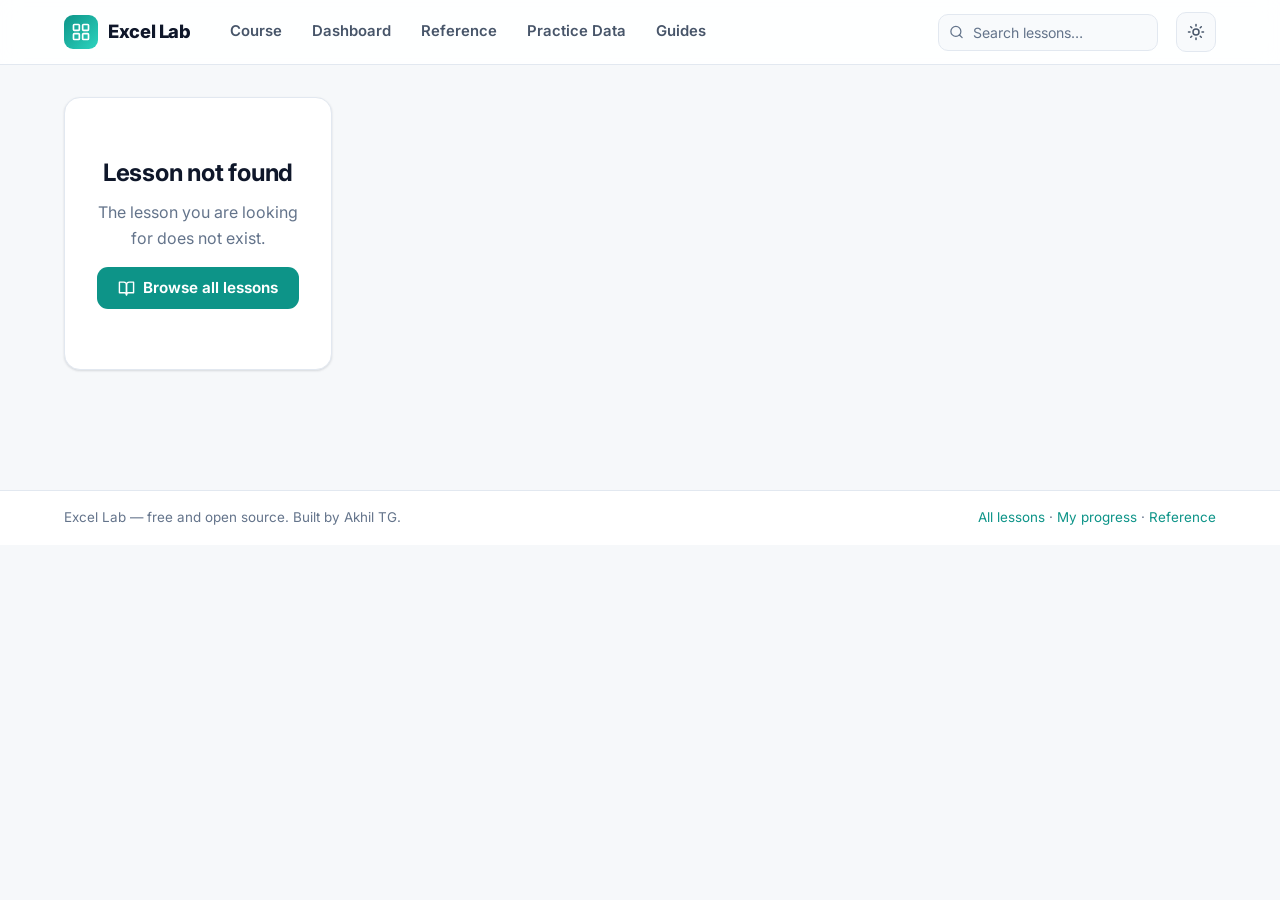
<file: lesson.html>
<!DOCTYPE html>
<html lang="en">
<head>
  <meta charset="UTF-8">
  <meta name="viewport" content="width=device-width, initial-scale=1">
  <title>Lesson — Excel Lab</title>
  <meta name="description" content="An Excel Lab lesson: clear explanations, worked examples, practice exercises, an interactive quiz and a real practice workbook.">
  <script>(function(){try{var t=localStorage.getItem("ellab.theme");if(!t){t=window.matchMedia&&matchMedia("(prefers-color-scheme: dark)").matches?"dark":"light"}if(t==="dark")document.documentElement.classList.add("dark")}catch(e){}})();</script>
  <link rel="preconnect" href="https://fonts.googleapis.com">
  <link rel="preconnect" href="https://fonts.gstatic.com" crossorigin>
  <link href="https://fonts.googleapis.com/css2?family=Inter:wght@400;500;600;700;800&display=swap" rel="stylesheet">
  <link rel="stylesheet" href="assets/css/style.css">
  <link rel="icon" href="data:image/svg+xml,%3Csvg xmlns='http://www.w3.org/2000/svg' viewBox='0 0 24 24'%3E%3Crect width='24' height='24' rx='5' fill='%230d9488'/%3E%3Crect x='5' y='5' width='6' height='6' rx='1' fill='white'/%3E%3Crect x='13' y='5' width='6' height='6' rx='1' fill='white' opacity='.75'/%3E%3Crect x='5' y='13' width='6' height='6' rx='1' fill='white' opacity='.75'/%3E%3Crect x='13' y='13' width='6' height='6' rx='1' fill='white'/%3E%3C/svg%3E">
</head>
<body>
  <a class="skip-link" href="#main">Skip to content</a>
  <header class="site-header" id="siteHeader">
    <div class="container header-inner">
      <a class="brand" href="index.html">
        <span class="logo"><svg viewBox="0 0 24 24" fill="none" stroke="currentColor" stroke-width="2"><rect x="3" y="3" width="7" height="7" rx="1"/><rect x="14" y="3" width="7" height="7" rx="1"/><rect x="14" y="14" width="7" height="7" rx="1"/><rect x="3" y="14" width="7" height="7" rx="1"/></svg></span>
        Excel&nbsp;Lab
      </a>
      <nav class="main-nav" aria-label="Main navigation">
        <a href="lessons.html">Course</a>
        <a href="dashboard.html">Dashboard</a>
        <a href="reference.html">Reference</a>
        <a href="practice-data.html">Practice Data</a>
        <a href="docs.html">Guides</a>
      </nav>
      <form class="header-search" id="headerSearchForm" role="search">
        <svg viewBox="0 0 24 24" fill="none" stroke="currentColor" stroke-width="2" stroke-linecap="round"><circle cx="11" cy="11" r="8"/><path d="m21 21-4.3-4.3"/></svg>
        <input type="search" placeholder="Search lessons…" aria-label="Search lessons">
      </form>
      <button type="button" class="icon-btn" id="themeToggle" aria-label="Toggle light/dark theme">
        <svg class="icon-sun" viewBox="0 0 24 24" fill="none" stroke="currentColor" stroke-width="2" stroke-linecap="round"><circle cx="12" cy="12" r="4"/><path d="M12 2v2M12 20v2M4.93 4.93l1.41 1.41M17.66 17.66l1.41 1.41M2 12h2M20 12h2M6.34 17.66l-1.41 1.41M19.07 4.93l-1.41 1.41"/></svg>
        <svg class="icon-moon" viewBox="0 0 24 24" fill="none" stroke="currentColor" stroke-width="2" stroke-linecap="round" stroke-linejoin="round"><path d="M12 3a6 6 0 0 0 9 9 9 9 0 1 1-9-9Z"/></svg>
      </button>
      <button type="button" class="icon-btn menu-toggle" id="menuToggle" aria-label="Open menu" aria-expanded="false">
        <svg viewBox="0 0 24 24" fill="none" stroke="currentColor" stroke-width="2" stroke-linecap="round"><path d="M4 6h16M4 12h16M4 18h16"/></svg>
      </button>
    </div>
  </header>

  <main id="main">
    <noscript><div class="container" style="padding:20px 24px"><strong>JavaScript is disabled.</strong> Excel Lab renders lessons with JavaScript — please enable it to read this lesson.</div></noscript>
    <div class="container">
      <div class="lesson-layout" id="lessonRoot">
        <div class="empty-state" style="grid-column:1/-1;padding:80px 20px" aria-busy="true">Loading lesson…</div>
      </div>
    </div>
  </main>

  <footer class="site-footer">
    <div class="container">
      <div class="footer-bottom" style="border-top:none">
        <span>Excel Lab — free and open source. Built by Akhil TG.</span>
        <span><a href="lessons.html">All lessons</a> · <a href="dashboard.html">My progress</a> · <a href="reference.html">Reference</a></span>
      </div>
    </div>
  </footer>

  <script src="assets/js/app.js"></script>
  <script src="assets/js/data/level1-1.js"></script>
  <script src="assets/js/data/level1-2.js"></script>
  <script src="assets/js/data/level2-1.js"></script>
  <script src="assets/js/data/level2-2.js"></script>
  <script src="assets/js/data/level3-1.js"></script>
  <script src="assets/js/data/level3-2.js"></script>
  <script src="assets/js/data/level4-1.js"></script>
  <script src="assets/js/data/level4-2.js"></script>
  <script src="assets/js/data/level5-1.js"></script>
  <script src="assets/js/data/level5-2.js"></script>
  <script src="assets/js/data/level6-1.js"></script>
  <script src="assets/js/data/level6-2.js"></script>
  <script src="assets/js/data/level7-1.js"></script>
  <script src="assets/js/data/level7-2.js"></script>
  <script src="assets/js/lesson-renderer.js"></script>
</body>
</html>
</file>
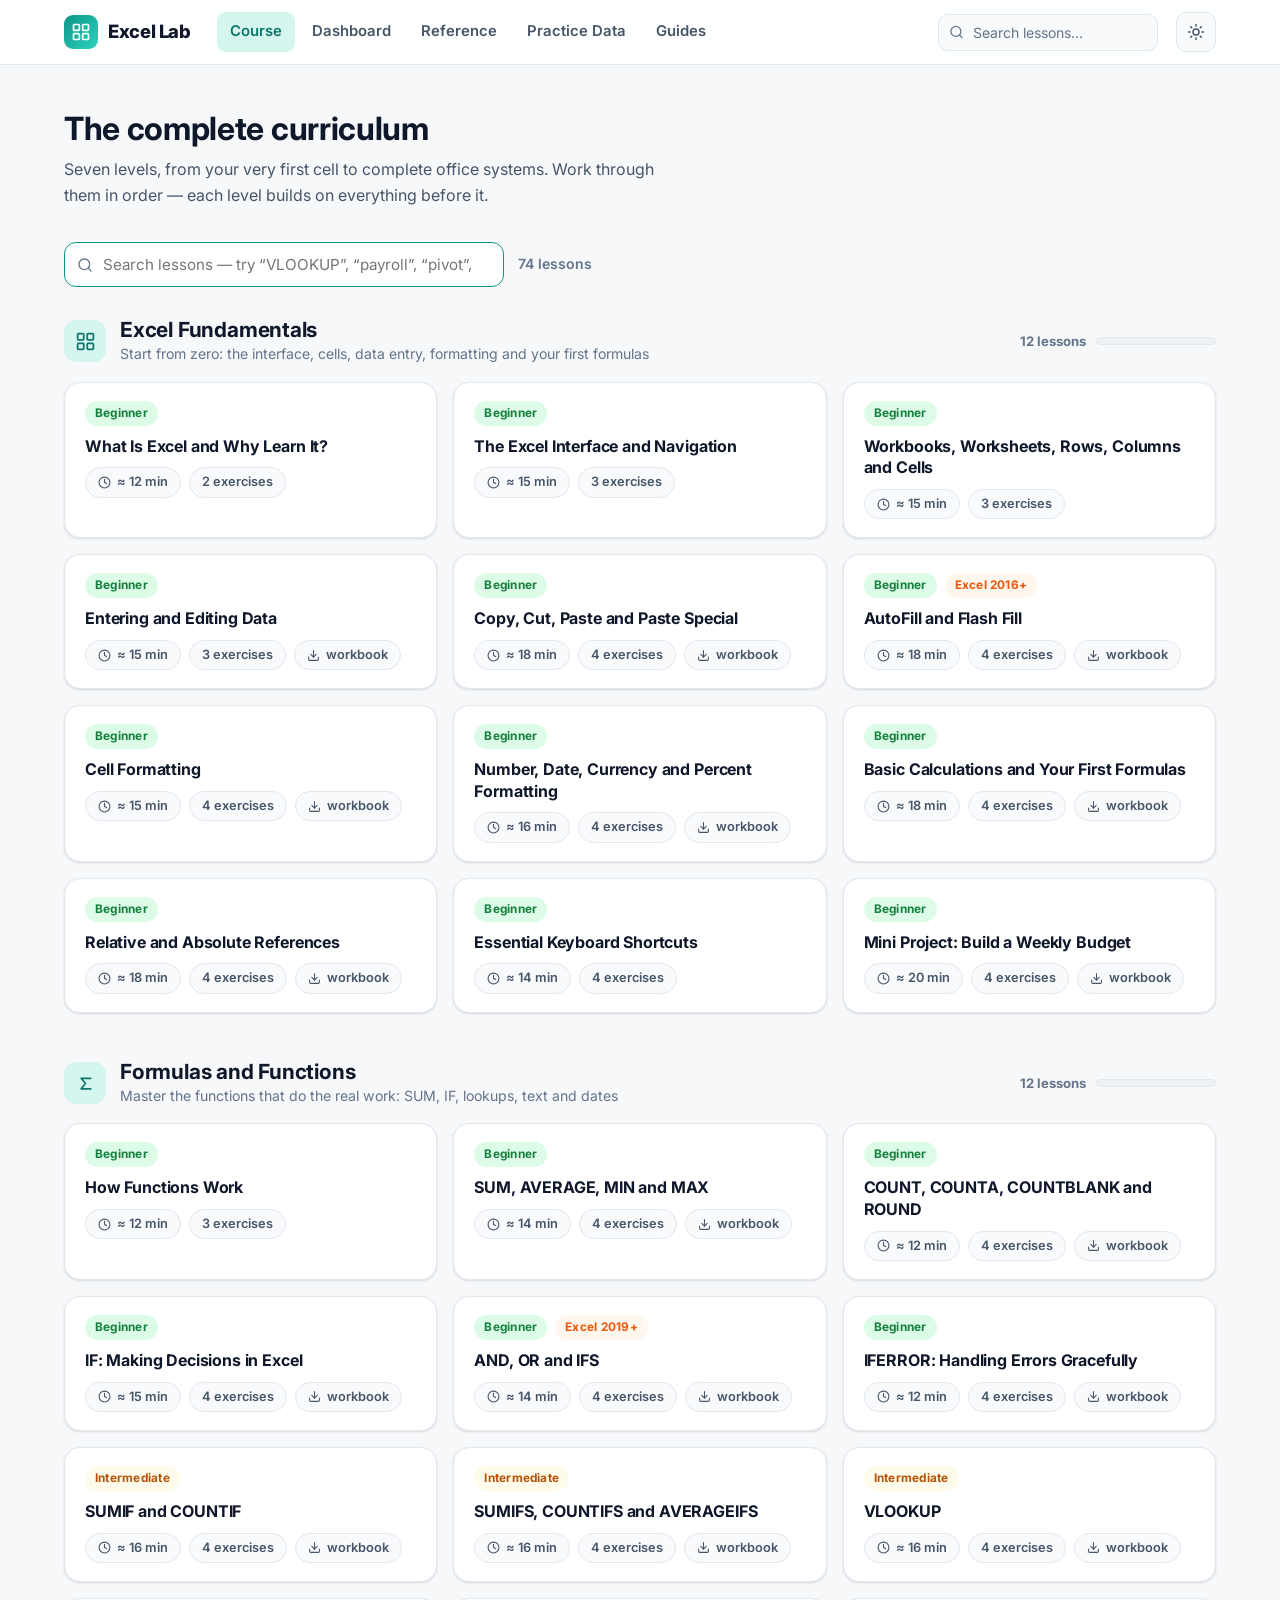
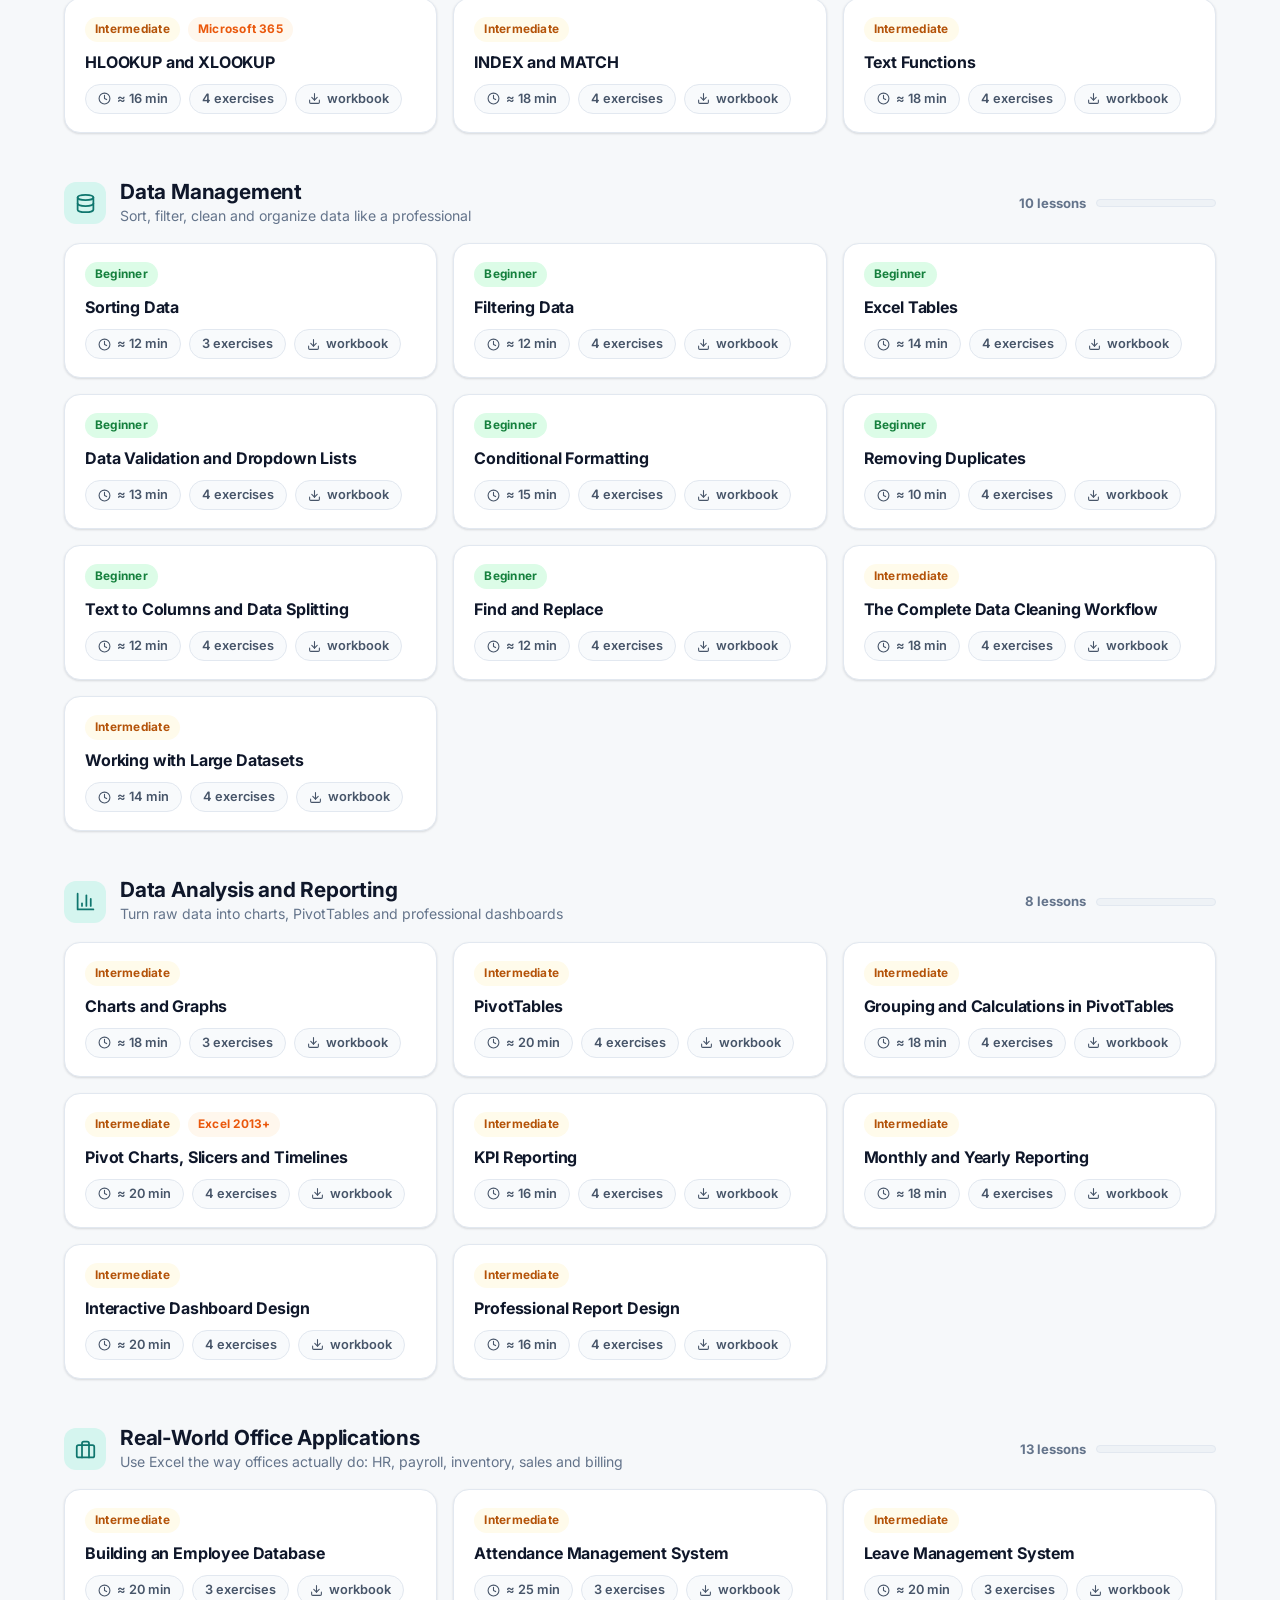
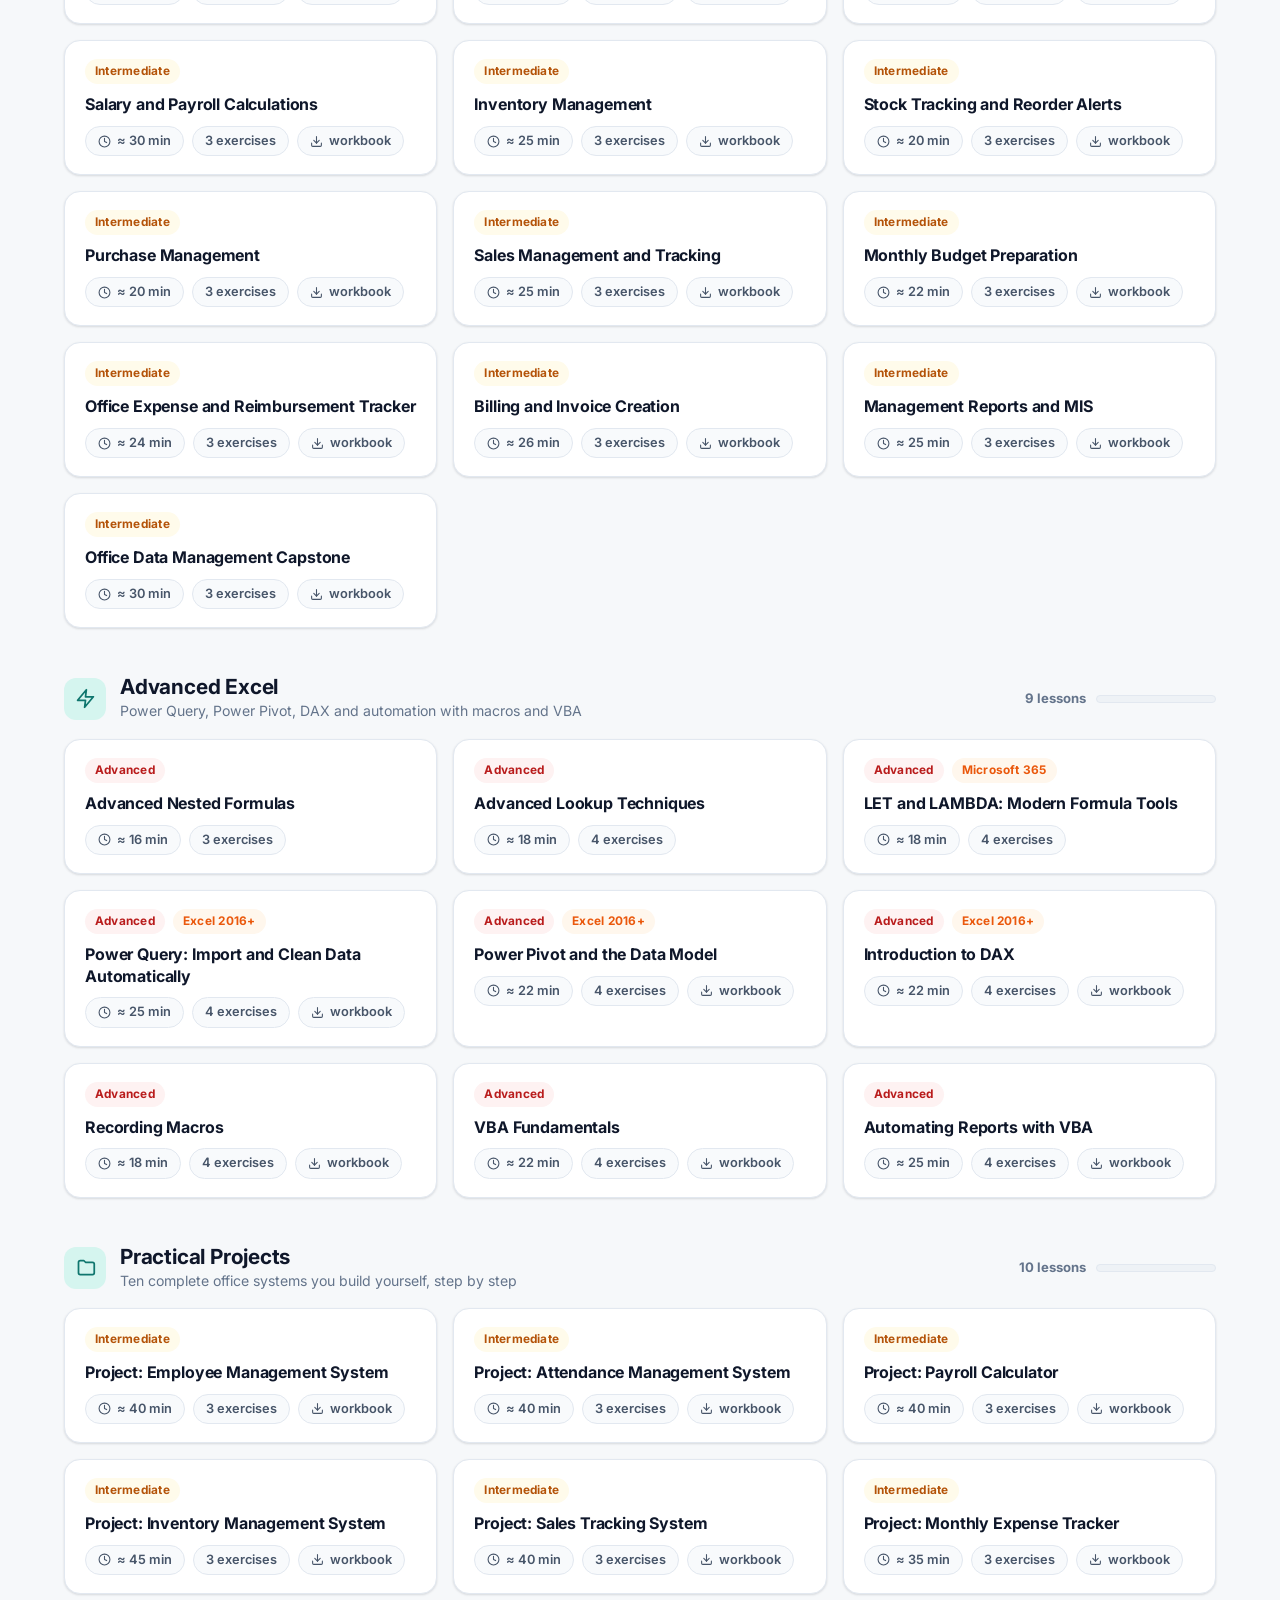
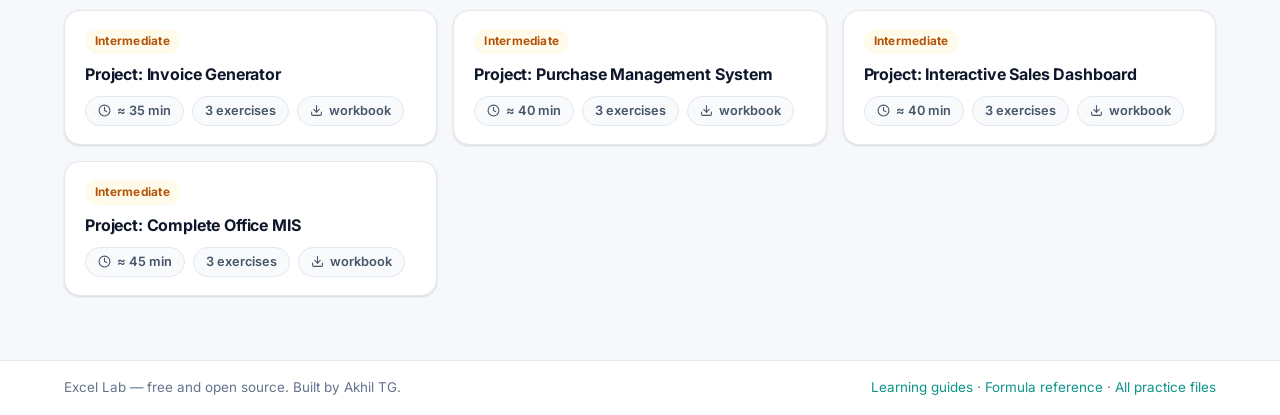
<file: lessons.html>
<!DOCTYPE html>
<html lang="en">
<head>
  <meta charset="UTF-8">
  <meta name="viewport" content="width=device-width, initial-scale=1">
  <title>Full Curriculum — Excel Lab</title>
  <meta name="description" content="Browse every Excel Lab lesson: 7 levels from Excel fundamentals to Power Query, dashboards and VBA projects.">
  <script>(function(){try{var t=localStorage.getItem("ellab.theme");if(!t){t=window.matchMedia&&matchMedia("(prefers-color-scheme: dark)").matches?"dark":"light"}if(t==="dark")document.documentElement.classList.add("dark")}catch(e){}})();</script>
  <link rel="preconnect" href="https://fonts.googleapis.com">
  <link rel="preconnect" href="https://fonts.gstatic.com" crossorigin>
  <link href="https://fonts.googleapis.com/css2?family=Inter:wght@400;500;600;700;800&display=swap" rel="stylesheet">
  <link rel="stylesheet" href="assets/css/style.css">
  <link rel="icon" href="data:image/svg+xml,%3Csvg xmlns='http://www.w3.org/2000/svg' viewBox='0 0 24 24'%3E%3Crect width='24' height='24' rx='5' fill='%230d9488'/%3E%3Crect x='5' y='5' width='6' height='6' rx='1' fill='white'/%3E%3Crect x='13' y='5' width='6' height='6' rx='1' fill='white' opacity='.75'/%3E%3Crect x='5' y='13' width='6' height='6' rx='1' fill='white' opacity='.75'/%3E%3Crect x='13' y='13' width='6' height='6' rx='1' fill='white'/%3E%3C/svg%3E">
</head>
<body>
  <a class="skip-link" href="#main">Skip to content</a>
  <header class="site-header" id="siteHeader">
    <div class="container header-inner">
      <a class="brand" href="index.html">
        <span class="logo"><svg viewBox="0 0 24 24" fill="none" stroke="currentColor" stroke-width="2"><rect x="3" y="3" width="7" height="7" rx="1"/><rect x="14" y="3" width="7" height="7" rx="1"/><rect x="14" y="14" width="7" height="7" rx="1"/><rect x="3" y="14" width="7" height="7" rx="1"/></svg></span>
        Excel&nbsp;Lab
      </a>
      <nav class="main-nav" aria-label="Main navigation">
        <a href="lessons.html">Course</a>
        <a href="dashboard.html">Dashboard</a>
        <a href="reference.html">Reference</a>
        <a href="practice-data.html">Practice Data</a>
        <a href="docs.html">Guides</a>
      </nav>
      <form class="header-search" id="headerSearchForm" role="search">
        <svg viewBox="0 0 24 24" fill="none" stroke="currentColor" stroke-width="2" stroke-linecap="round"><circle cx="11" cy="11" r="8"/><path d="m21 21-4.3-4.3"/></svg>
        <input type="search" placeholder="Search lessons…" aria-label="Search lessons">
      </form>
      <button type="button" class="icon-btn" id="themeToggle" aria-label="Toggle light/dark theme">
        <svg class="icon-sun" viewBox="0 0 24 24" fill="none" stroke="currentColor" stroke-width="2" stroke-linecap="round"><circle cx="12" cy="12" r="4"/><path d="M12 2v2M12 20v2M4.93 4.93l1.41 1.41M17.66 17.66l1.41 1.41M2 12h2M20 12h2M6.34 17.66l-1.41 1.41M19.07 4.93l-1.41 1.41"/></svg>
        <svg class="icon-moon" viewBox="0 0 24 24" fill="none" stroke="currentColor" stroke-width="2" stroke-linecap="round" stroke-linejoin="round"><path d="M12 3a6 6 0 0 0 9 9 9 9 0 1 1-9-9Z"/></svg>
      </button>
      <button type="button" class="icon-btn menu-toggle" id="menuToggle" aria-label="Open menu" aria-expanded="false">
        <svg viewBox="0 0 24 24" fill="none" stroke="currentColor" stroke-width="2" stroke-linecap="round"><path d="M4 6h16M4 12h16M4 18h16"/></svg>
      </button>
    </div>
  </header>

  <main id="main">
    <div class="container">
      <div class="page-head">
        <h1>The complete curriculum</h1>
        <p>Seven levels, from your very first cell to complete office systems. Work through them in order — each level builds on everything before it.</p>
      </div>

      <div class="catalog-toolbar">
        <div class="search">
          <svg viewBox="0 0 24 24" fill="none" stroke="currentColor" stroke-width="2" stroke-linecap="round" aria-hidden="true"><circle cx="11" cy="11" r="8"/><path d="m21 21-4.3-4.3"/></svg>
          <input type="search" id="catalogSearch" placeholder="Search lessons — try “VLOOKUP”, “payroll”, “pivot”, “macros”…" aria-label="Search lessons">
        </div>
        <span class="search-results-count" id="resultsCount" aria-live="polite"></span>
      </div>

      <div id="catalog" aria-live="polite"></div>
      <div class="empty-state hidden" id="noResults">
        <h2>No lessons match your search</h2>
        <p>Try a shorter or different keyword — for example “formula”, “chart”, “data” or “project”.</p>
      </div>
    </div>
  </main>

  <footer class="site-footer">
    <div class="container">
      <div class="footer-bottom" style="border-top:none">
        <span>Excel Lab — free and open source. Built by Akhil TG.</span>
        <span><a href="docs.html">Learning guides</a> · <a href="reference.html">Formula reference</a> · <a href="dashboard.html#files">All practice files</a></span>
      </div>
    </div>
  </footer>

  <script src="assets/js/app.js"></script>
  <script src="assets/js/data/level1-1.js"></script>
  <script src="assets/js/data/level1-2.js"></script>
  <script src="assets/js/data/level2-1.js"></script>
  <script src="assets/js/data/level2-2.js"></script>
  <script src="assets/js/data/level3-1.js"></script>
  <script src="assets/js/data/level3-2.js"></script>
  <script src="assets/js/data/level4-1.js"></script>
  <script src="assets/js/data/level4-2.js"></script>
  <script src="assets/js/data/level5-1.js"></script>
  <script src="assets/js/data/level5-2.js"></script>
  <script src="assets/js/data/level6-1.js"></script>
  <script src="assets/js/data/level6-2.js"></script>
  <script src="assets/js/data/level7-1.js"></script>
  <script src="assets/js/data/level7-2.js"></script>
  <script>
    (function () {
      "use strict";
      var catalog = document.getElementById("catalog");
      var searchInput = document.getElementById("catalogSearch");
      var countEl = document.getElementById("resultsCount");
      var noResults = document.getElementById("noResults");

      function lessonCard(l) {
        var el = document.createElement("article");
        el.className = "card card-hover lesson-card";
        var badges = '<div class="top"><div class="meta">' + diffBadge(l.difficulty)
          + (l.version ? '<span class="badge badge-version">' + escHtml(l.version) + "</span>" : "") + "</div>";
        if (isDone(l.id)) badges += '<span class="checkmark" title="Completed"><svg viewBox="0 0 24 24" width="17" height="17" fill="none" stroke="currentColor" stroke-width="2.5" stroke-linecap="round" stroke-linejoin="round"><path d="M20 6 9 17l-5-5"/></svg></span>';
        badges += "</div>";
        el.innerHTML = badges
          + '<h3><a href="lesson.html?id=' + l.id + '">' + escHtml(l.title) + "</a></h3>"
          + '<div class="meta"><span class="chip"><svg viewBox="0 0 24 24" fill="none" stroke="currentColor" stroke-width="2" stroke-linecap="round" stroke-linejoin="round"><circle cx="12" cy="12" r="10"/><path d="M12 6v6l4 2"/></svg>≈ '
          + durationMin(l) + " min</span>"
          + (l.exercises && l.exercises.length ? '<span class="chip">' + l.exercises.length + " exercises</span>" : "")
          + (l.downloads && l.downloads.length ? '<span class="chip"><svg viewBox="0 0 24 24" fill="none" stroke="currentColor" stroke-width="2" stroke-linecap="round" stroke-linejoin="round"><path d="M21 15v4a2 2 0 0 1-2 2H5a2 2 0 0 1-2-2v-4"/><path d="m7 10 5 5 5-5"/><path d="M12 15V3"/></svg>workbook</span>' : "")
          + "</div>";
        return el;
      }

      function injectIcon(el, name) {
        var put = function () { if (el && !el.firstChild) el.innerHTML = icon(name); };
        if (document.readyState === "loading") document.addEventListener("DOMContentLoaded", put);
        else put();
      }

      function build(filter) {
        var q = (filter || "").trim().toLowerCase();
        catalog.innerHTML = "";
        var shown = 0;
        Object.keys(window.LEVEL_META).map(Number).sort(function (a, b) { return a - b; }).forEach(function (n) {
          var m = window.LEVEL_META[n];
          var lessons = (window.LEVEL_LESSONS[n] || []).filter(function (l) {
            if (!q) return true;
            var hay = [l.title, l.intro, (l.objectives || []).join(" "), (l.summary || []).join(" "), (l.keywords || []).join(" "), l.difficulty].join(" ").toLowerCase();
            return q.split(/\s+/).every(function (w) { return hay.indexOf(w) !== -1; });
          });
          if (!lessons.length) return;
          shown += lessons.length;
          var done = lessons.filter(function (l) { return isDone(l.id); }).length;

          var block = document.createElement("section");
          block.className = "level-block";
          block.id = "level-" + n;
          var head = '<div class="level-block-head">'
            + '<div class="icon" data-icon="' + (m.icon || "book") + '"></div>'
            + "<div><h2>" + escHtml(m.title) + '</h2><div class="sub">' + escHtml(m.subtitle) + "</div></div>"
            + '<div class="progress"><span>' + (done ? done + "/" : "") + lessons.length + " lessons</span>"
            + '<span class="mini-track" aria-hidden="true"><i style="width:' + Math.round(done / lessons.length * 100) + '%"></i></span></div></div>';
          block.innerHTML = head;
          injectIcon(block.querySelector(".icon"), m.icon || "book");
          var gridWrap = document.createElement("div");
          gridWrap.className = "lesson-grid";
          lessons.forEach(function (l) { gridWrap.appendChild(lessonCard(l)); });
          block.appendChild(gridWrap);
          catalog.appendChild(block);
        });
        countEl.textContent = shown === (window.LESSON_TOTAL || shown) ? shown + " lessons" : shown + " of " + allLessons().length + " lessons shown";
        noResults.classList.toggle("hidden", shown > 0);
      }

      window.LESSON_TOTAL = allLessons().length;

      var q = qParam("q");
      if (q) searchInput.value = q;
      build(q);
      var t = null;
      searchInput.addEventListener("input", function () {
        clearTimeout(t);
        t = setTimeout(function () { build(searchInput.value); }, 150);
      });
      searchInput.focus();
      // if URL has a level hash, scroll to it
      if (location.hash) {
        setTimeout(function () {
          var target = document.querySelector(location.hash);
          if (target) target.scrollIntoView({ behavior: "smooth", block: "start" });
        }, 100);
      }
      document.addEventListener("el:progress", function () { build(searchInput.value); });
    })();
  </script>
</body>
</html>
</file>
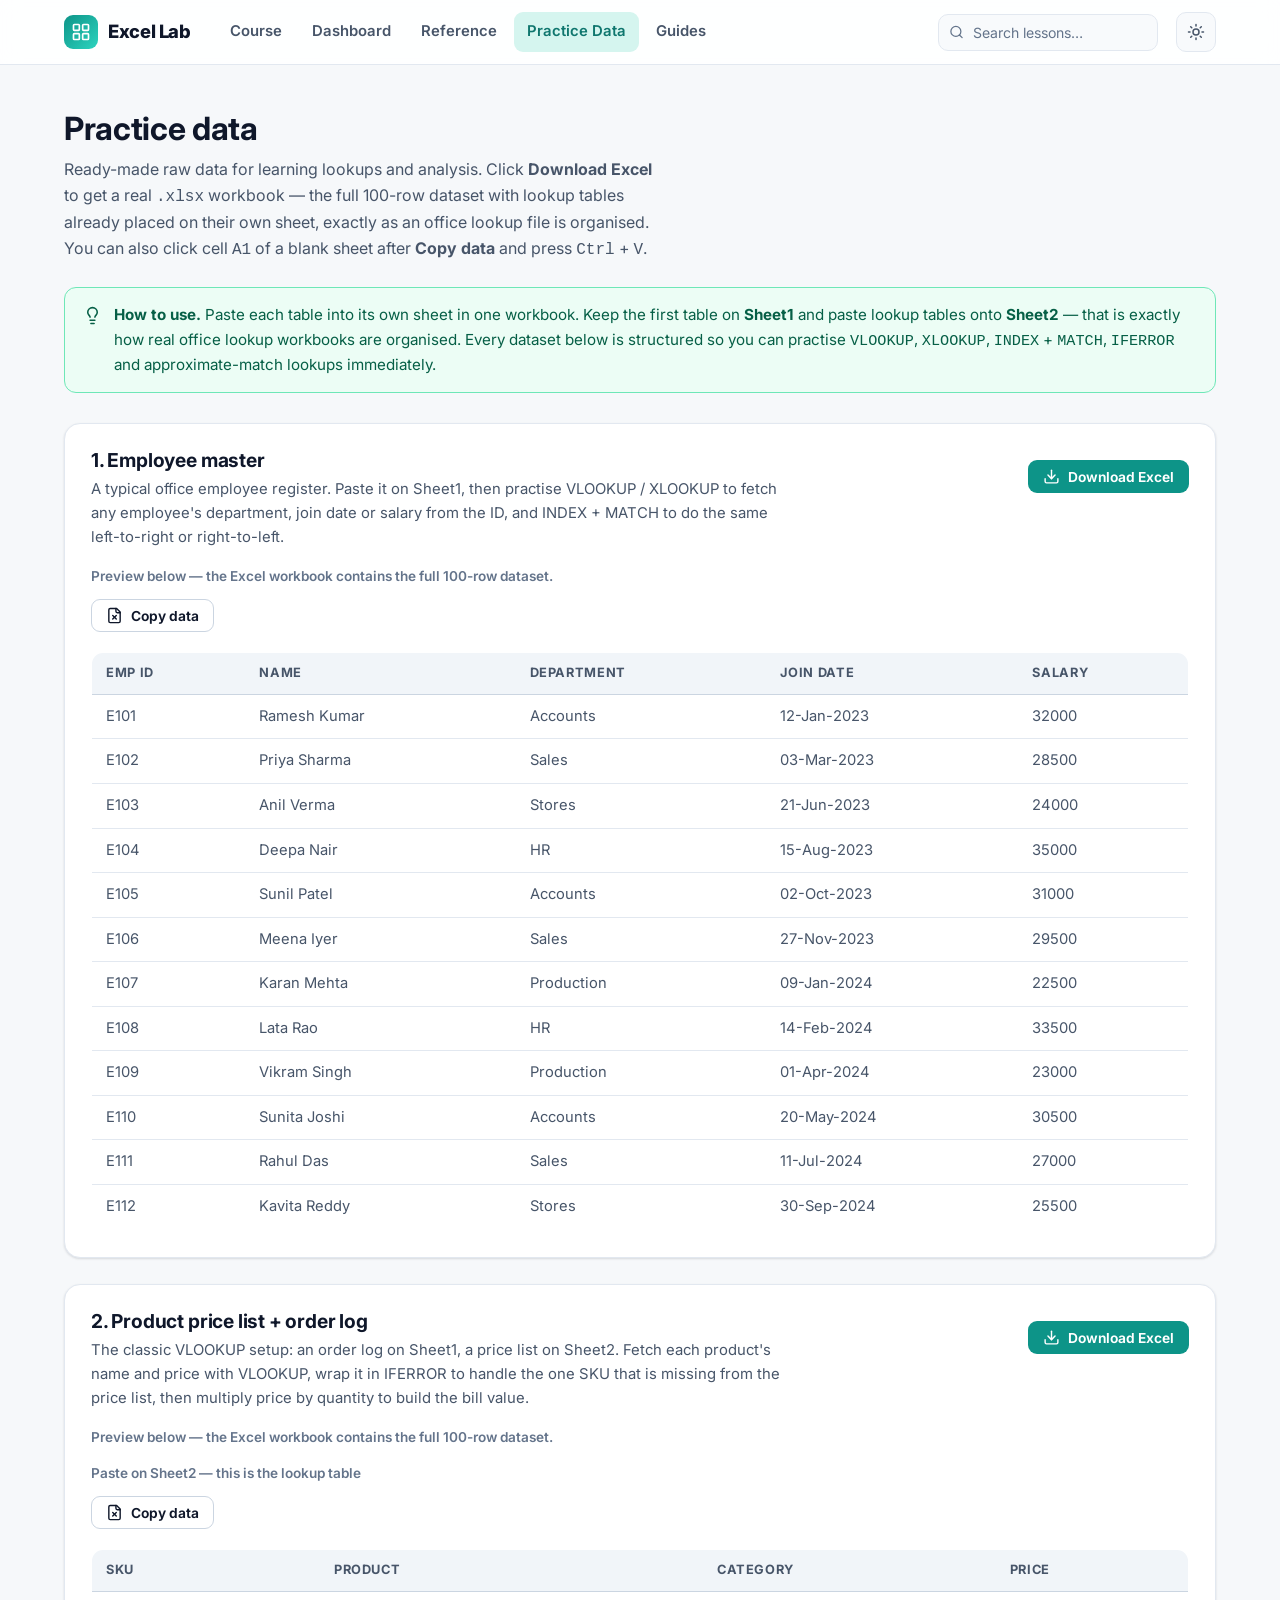
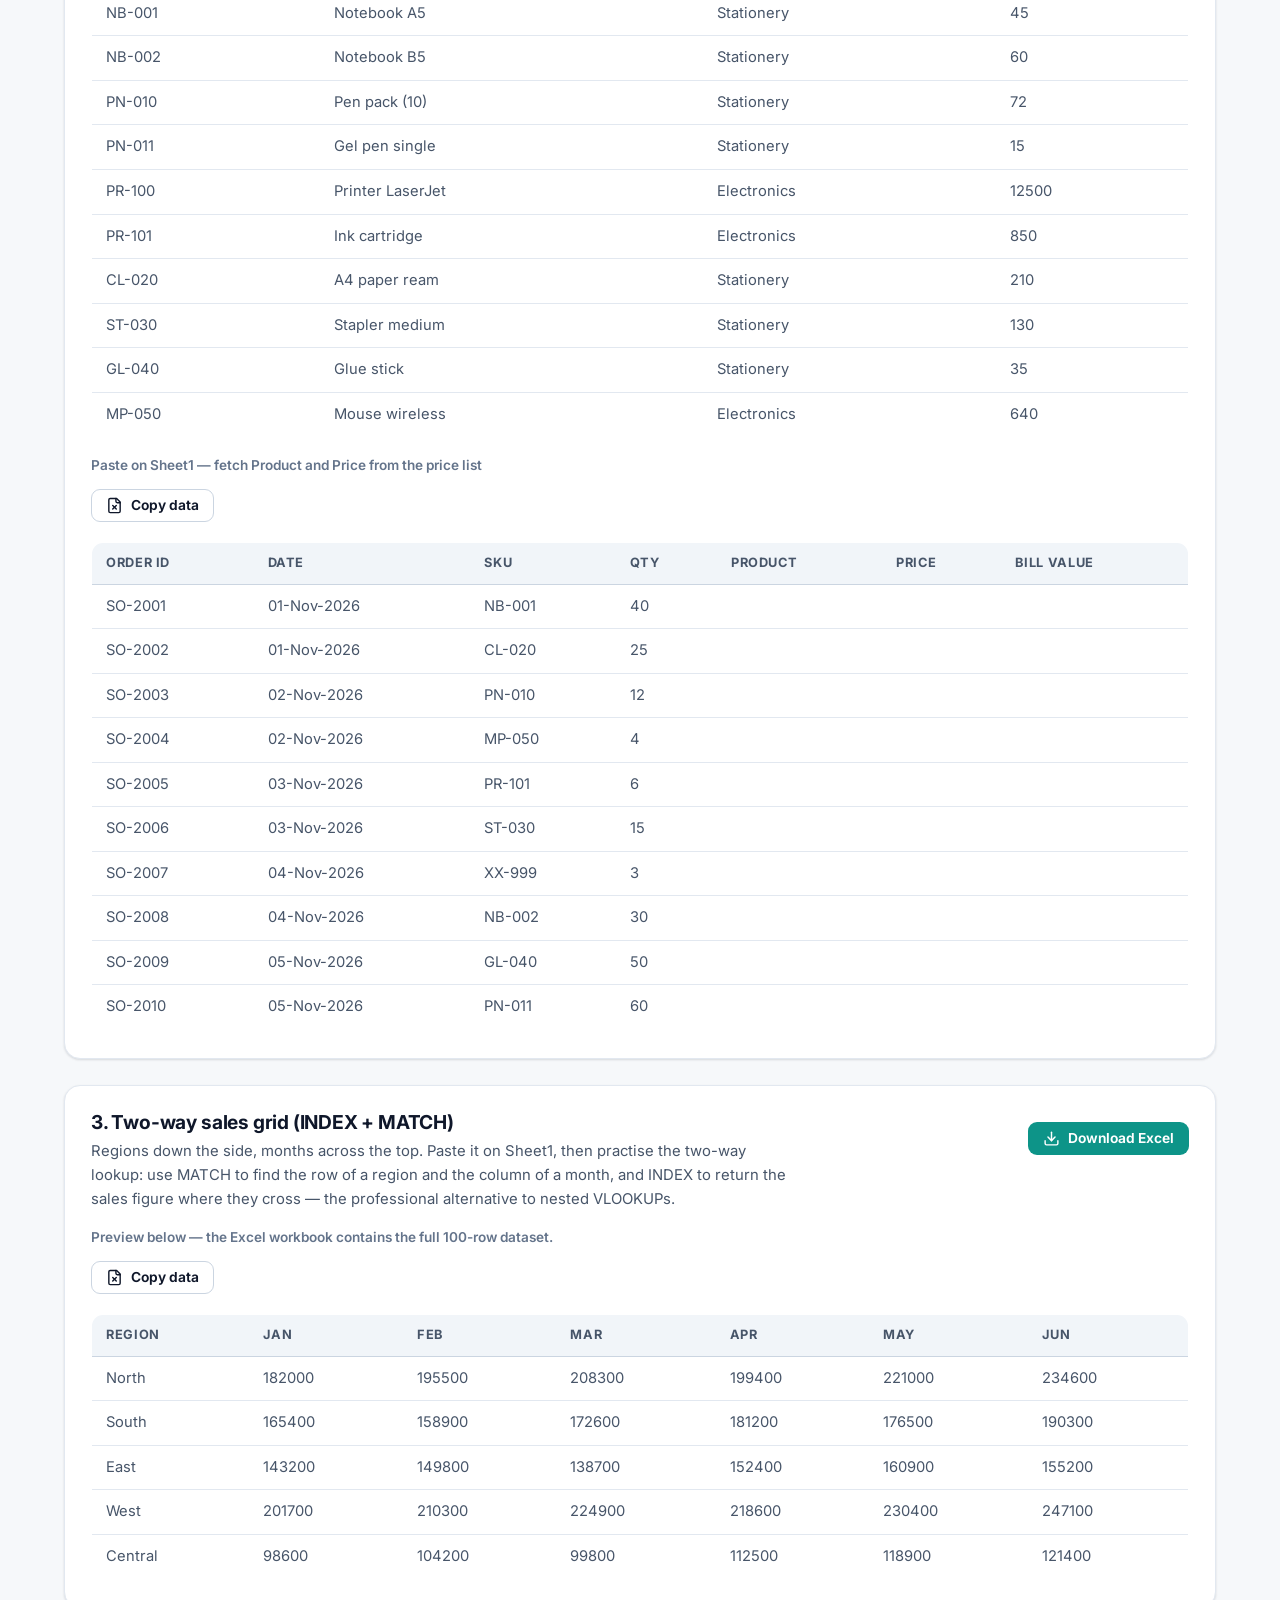
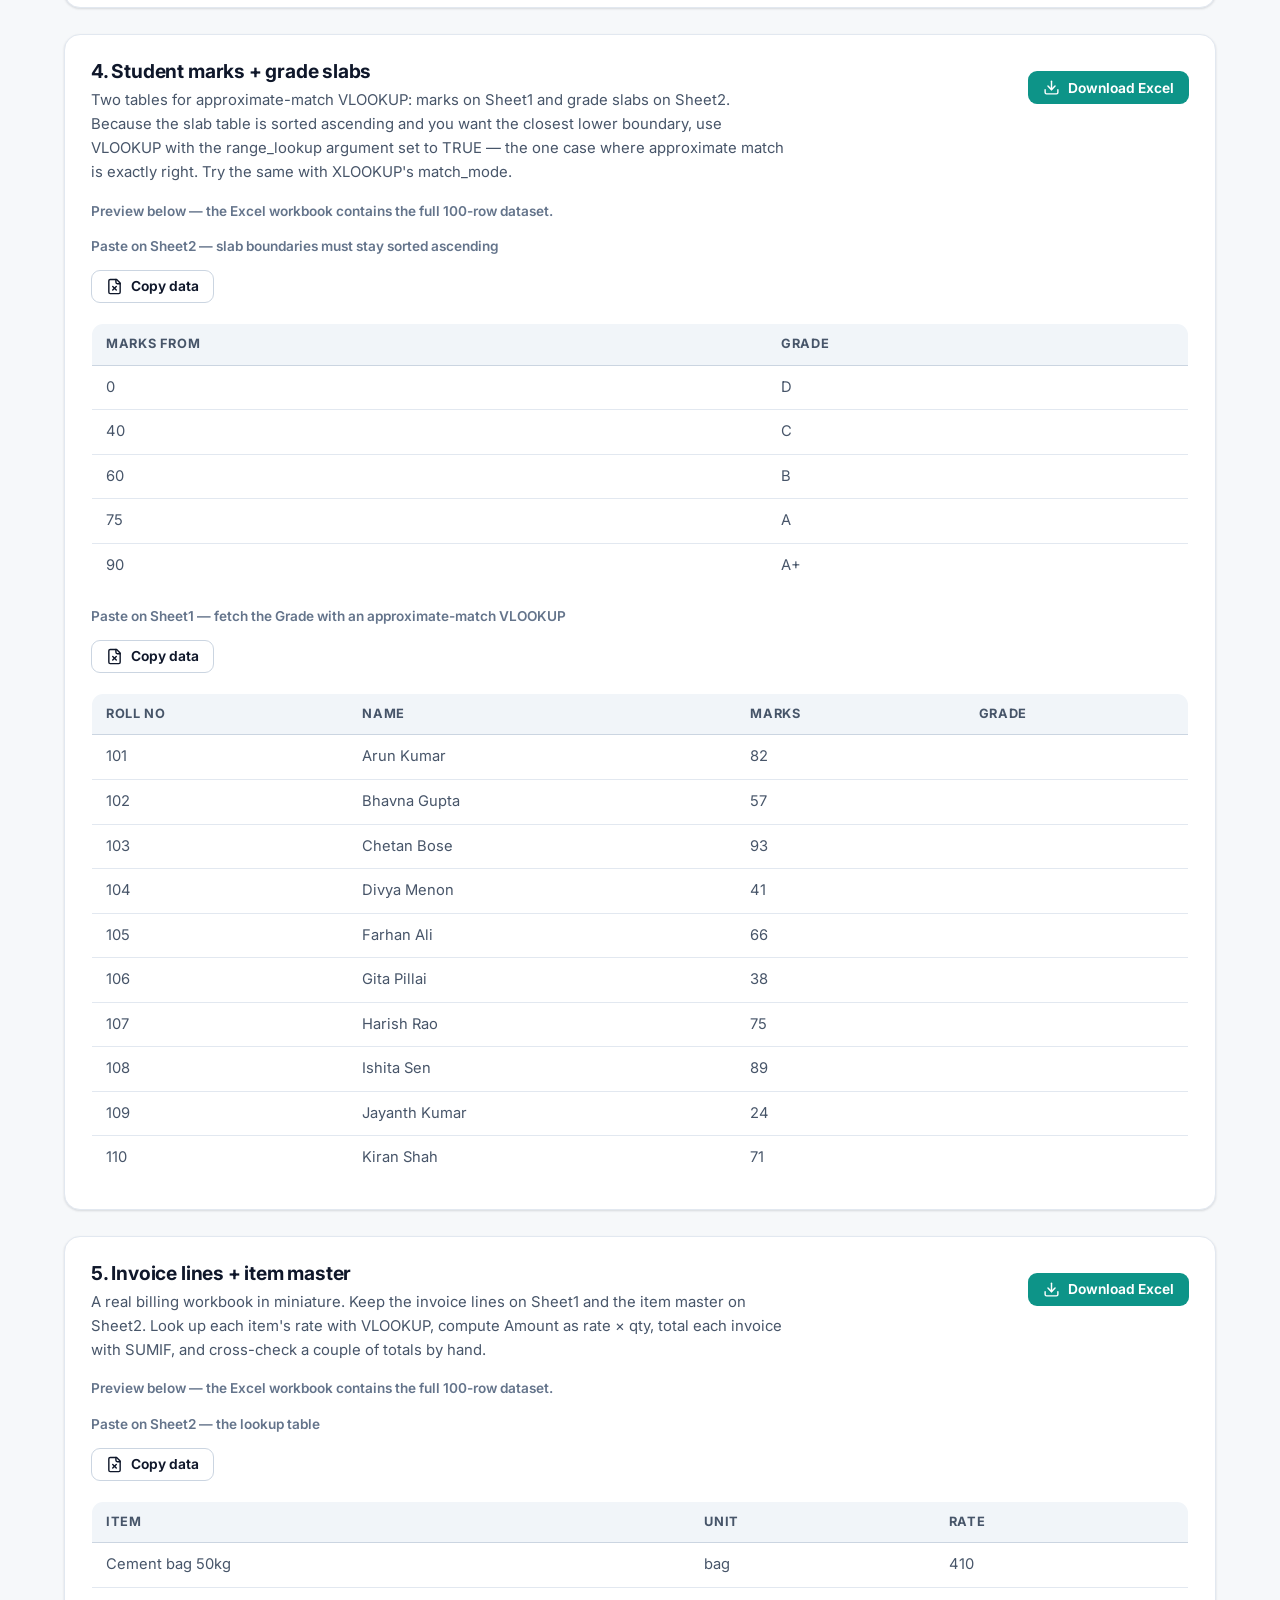
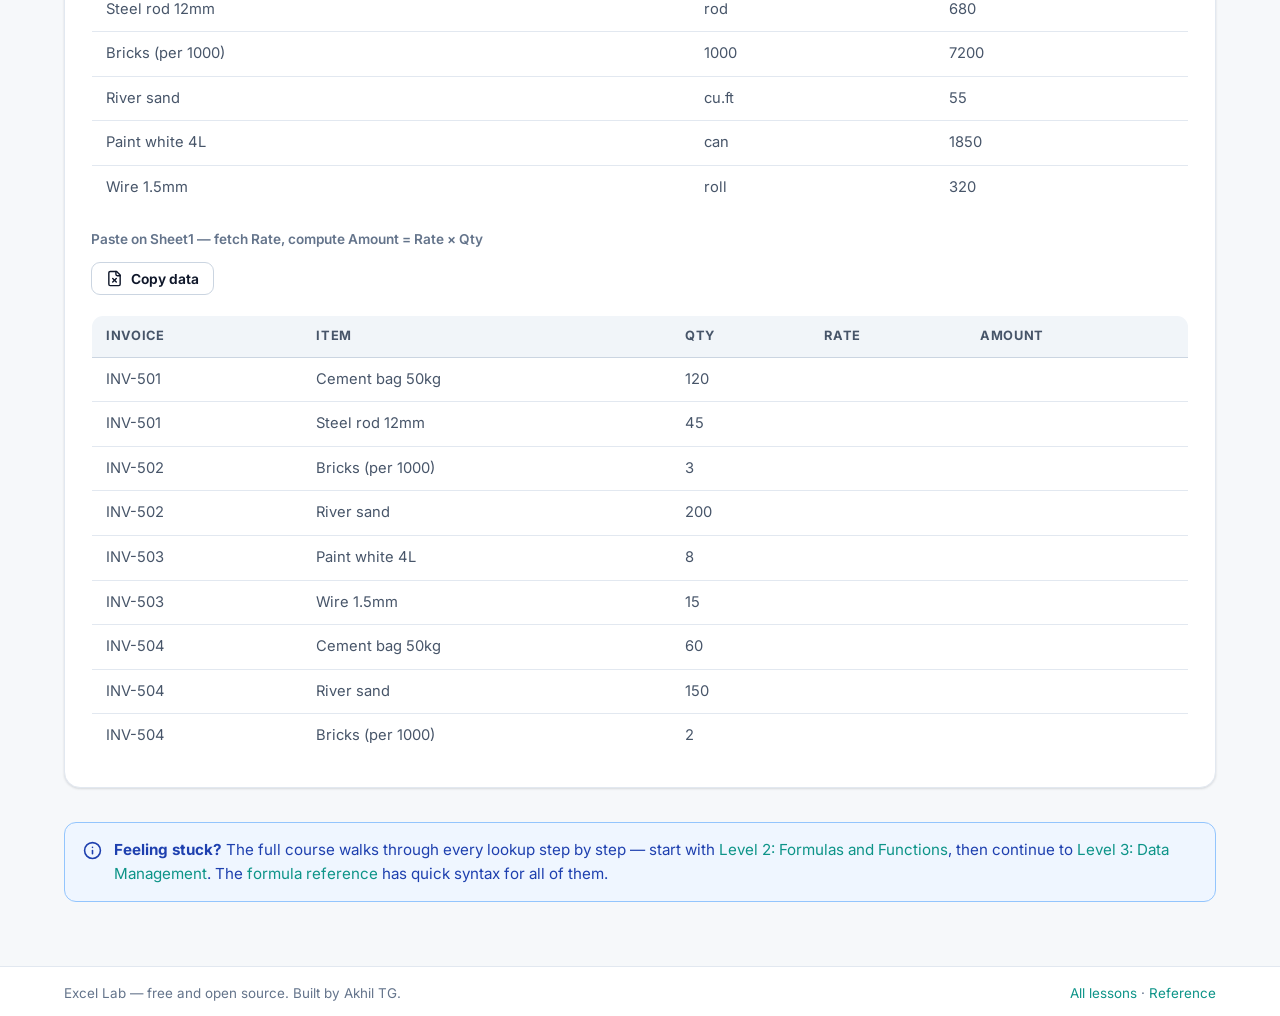
<file: practice-data.html>
<!DOCTYPE html>
<html lang="en">
<head>
  <meta charset="UTF-8">
  <meta name="viewport" content="width=device-width, initial-scale=1">
  <title>Practice Data — Sample Raw Data for Lookups — Excel Lab</title>
  <meta name="description" content="Free sample raw data for practising Excel VLOOKUP, XLOOKUP, INDEX-MATCH, IFERROR and approximate-match lookups. Copy or download the tables and paste them straight into Excel.">
  <script>(function(){try{var t=localStorage.getItem("ellab.theme");if(!t){t=window.matchMedia&&matchMedia("(prefers-color-scheme: dark)").matches?"dark":"light"}if(t==="dark")document.documentElement.classList.add("dark")}catch(e){}})();</script>
  <link rel="preconnect" href="https://fonts.googleapis.com">
  <link rel="preconnect" href="https://fonts.gstatic.com" crossorigin>
  <link href="https://fonts.googleapis.com/css2?family=Inter:wght@400;500;600;700;800&display=swap" rel="stylesheet">
  <link rel="stylesheet" href="assets/css/style.css">
  <link rel="icon" href="data:image/svg+xml,%3Csvg xmlns='http://www.w3.org/2000/svg' viewBox='0 0 24 24'%3E%3Crect width='24' height='24' rx='5' fill='%230d9488'/%3E%3Crect x='5' y='5' width='6' height='6' rx='1' fill='white'/%3E%3Crect x='13' y='5' width='6' height='6' rx='1' fill='white' opacity='.75'/%3E%3Crect x='5' y='13' width='6' height='6' rx='1' fill='white' opacity='.75'/%3E%3Crect x='13' y='13' width='6' height='6' rx='1' fill='white'/%3E%3C/svg%3E">
</head>
<body>
  <a class="skip-link" href="#main">Skip to content</a>
  <header class="site-header" id="siteHeader">
    <div class="container header-inner">
      <a class="brand" href="index.html">
        <span class="logo"><svg viewBox="0 0 24 24" fill="none" stroke="currentColor" stroke-width="2"><rect x="3" y="3" width="7" height="7" rx="1"/><rect x="14" y="3" width="7" height="7" rx="1"/><rect x="14" y="14" width="7" height="7" rx="1"/><rect x="3" y="14" width="7" height="7" rx="1"/></svg></span>
        Excel&nbsp;Lab
      </a>
      <nav class="main-nav" aria-label="Main navigation">
        <a href="lessons.html">Course</a>
        <a href="dashboard.html">Dashboard</a>
        <a href="reference.html">Reference</a>
        <a href="practice-data.html">Practice Data</a>
        <a href="docs.html">Guides</a>
      </nav>
      <form class="header-search" id="headerSearchForm" role="search">
        <svg viewBox="0 0 24 24" fill="none" stroke="currentColor" stroke-width="2" stroke-linecap="round"><circle cx="11" cy="11" r="8"/><path d="m21 21-4.3-4.3"/></svg>
        <input type="search" placeholder="Search lessons…" aria-label="Search lessons">
      </form>
      <button type="button" class="icon-btn" id="themeToggle" aria-label="Toggle light/dark theme">
        <svg class="icon-sun" viewBox="0 0 24 24" fill="none" stroke="currentColor" stroke-width="2" stroke-linecap="round"><circle cx="12" cy="12" r="4"/><path d="M12 2v2M12 20v2M4.93 4.93l1.41 1.41M17.66 17.66l1.41 1.41M2 12h2M20 12h2M6.34 17.66l-1.41 1.41M19.07 4.93l-1.41 1.41"/></svg>
        <svg class="icon-moon" viewBox="0 0 24 24" fill="none" stroke="currentColor" stroke-width="2" stroke-linecap="round" stroke-linejoin="round"><path d="M12 3a6 6 0 0 0 9 9 9 9 0 1 1-9-9Z"/></svg>
      </button>
      <button type="button" class="icon-btn menu-toggle" id="menuToggle" aria-label="Open menu" aria-expanded="false">
        <svg viewBox="0 0 24 24" fill="none" stroke="currentColor" stroke-width="2" stroke-linecap="round"><path d="M4 6h16M4 12h16M4 18h16"/></svg>
      </button>
    </div>
  </header>

  <main id="main">
    <div class="container">
      <div class="page-head">
        <h1>Practice data</h1>
        <p>Ready-made raw data for learning lookups and analysis. Click <strong>Download Excel</strong> to get a real <code>.xlsx</code> workbook — the full 100-row dataset with lookup tables already placed on their own sheet, exactly as an office lookup file is organised. You can also click cell <code>A1</code> of a blank sheet after <strong>Copy data</strong> and press <kbd>Ctrl</kbd> + <kbd>V</kbd>.</p>
      </div>

      <div class="callout callout-tip" style="margin-bottom:30px">
        <svg viewBox="0 0 24 24" fill="none" stroke="currentColor" stroke-width="2" stroke-linecap="round" stroke-linejoin="round"><path d="M15 14c.2-1 .7-1.7 1.5-2.5 1-.9 1.5-2.2 1.5-3.5A6 6 0 0 0 6 8c0 1.3.5 2.6 1.5 3.5.8.8 1.3 1.5 1.5 2.5"/><path d="M9 18h6"/><path d="M10 22h4"/></svg>
        <div><p><strong>How to use.</strong> Paste each table into its own sheet in one workbook. Keep the first table on <strong>Sheet1</strong> and paste lookup tables onto <strong>Sheet2</strong> — that is exactly how real office lookup workbooks are organised. Every dataset below is structured so you can practise <code>VLOOKUP</code>, <code>XLOOKUP</code>, <code>INDEX</code> + <code>MATCH</code>, <code>IFERROR</code> and approximate-match lookups immediately.</p></div>
      </div>

      <div id="pdRoot"></div>

      <div class="callout callout-info" style="margin-top:34px">
        <svg viewBox="0 0 24 24" fill="none" stroke="currentColor" stroke-width="2" stroke-linecap="round"><circle cx="12" cy="12" r="10"/><path d="M12 16v-4"/><path d="M12 8h.01"/></svg>
        <div><p><strong>Feeling stuck?</strong> The full course walks through every lookup step by step — start with <a href="lessons.html#level-2">Level 2: Formulas and Functions</a>, then continue to <a href="lessons.html#level-3">Level 3: Data Management</a>. The <a href="reference.html">formula reference</a> has quick syntax for all of them.</p></div>
      </div>
    </div>
  </main>

  <footer class="site-footer">
    <div class="container">
      <div class="footer-bottom" style="border-top:none">
        <span>Excel Lab — free and open source. Built by Akhil TG.</span>
        <span><a href="lessons.html">All lessons</a> · <a href="reference.html">Reference</a></span>
      </div>
    </div>
  </footer>

  <script src="assets/js/app.js"></script>
  <script>
    (function () {
      "use strict";

      /* Each dataset: id, title, desc, tables (a block can hold one or two tables) */
      var DATA = [
        {
          id: "employee",
          file: "assets/files/practice-data/employee-master.xlsx",
          title: "Employee master",
          desc: "A typical office employee register. Paste it on Sheet1, then practise VLOOKUP / XLOOKUP to fetch any employee's department, join date or salary from the ID, and INDEX + MATCH to do the same left-to-right or right-to-left.",
          tables: [{
            file: "employee-master",
            headers: ["Emp ID", "Name", "Department", "Join Date", "Salary"],
            rows: [
              ["E101", "Ramesh Kumar", "Accounts", "12-Jan-2023", 32000],
              ["E102", "Priya Sharma", "Sales", "03-Mar-2023", 28500],
              ["E103", "Anil Verma", "Stores", "21-Jun-2023", 24000],
              ["E104", "Deepa Nair", "HR", "15-Aug-2023", 35000],
              ["E105", "Sunil Patel", "Accounts", "02-Oct-2023", 31000],
              ["E106", "Meena Iyer", "Sales", "27-Nov-2023", 29500],
              ["E107", "Karan Mehta", "Production", "09-Jan-2024", 22500],
              ["E108", "Lata Rao", "HR", "14-Feb-2024", 33500],
              ["E109", "Vikram Singh", "Production", "01-Apr-2024", 23000],
              ["E110", "Sunita Joshi", "Accounts", "20-May-2024", 30500],
              ["E111", "Rahul Das", "Sales", "11-Jul-2024", 27000],
              ["E112", "Kavita Reddy", "Stores", "30-Sep-2024", 25500]
            ]
          }]
        },
        {
          id: "products",
          file: "assets/files/practice-data/products-orders.xlsx",
          title: "Product price list + order log",
          desc: "The classic VLOOKUP setup: an order log on Sheet1, a price list on Sheet2. Fetch each product's name and price with VLOOKUP, wrap it in IFERROR to handle the one SKU that is missing from the price list, then multiply price by quantity to build the bill value.",
          tables: [
            {
              file: "product-price-list",
              caption: "Paste on Sheet2 — this is the lookup table",
              headers: ["SKU", "Product", "Category", "Price"],
              rows: [
                ["NB-001", "Notebook A5", "Stationery", 45],
                ["NB-002", "Notebook B5", "Stationery", 60],
                ["PN-010", "Pen pack (10)", "Stationery", 72],
                ["PN-011", "Gel pen single", "Stationery", 15],
                ["PR-100", "Printer LaserJet", "Electronics", 12500],
                ["PR-101", "Ink cartridge", "Electronics", 850],
                ["CL-020", "A4 paper ream", "Stationery", 210],
                ["ST-030", "Stapler medium", "Stationery", 130],
                ["GL-040", "Glue stick", "Stationery", 35],
                ["MP-050", "Mouse wireless", "Electronics", 640]
              ]
            },
            {
              file: "order-log",
              caption: "Paste on Sheet1 — fetch Product and Price from the price list",
              headers: ["Order ID", "Date", "SKU", "Qty", "Product", "Price", "Bill Value"],
              rows: [
                ["SO-2001", "01-Nov-2026", "NB-001", 40, "", "", ""],
                ["SO-2002", "01-Nov-2026", "CL-020", 25, "", "", ""],
                ["SO-2003", "02-Nov-2026", "PN-010", 12, "", "", ""],
                ["SO-2004", "02-Nov-2026", "MP-050", 4, "", "", ""],
                ["SO-2005", "03-Nov-2026", "PR-101", 6, "", "", ""],
                ["SO-2006", "03-Nov-2026", "ST-030", 15, "", "", ""],
                ["SO-2007", "04-Nov-2026", "XX-999", 3, "", "", ""],
                ["SO-2008", "04-Nov-2026", "NB-002", 30, "", "", ""],
                ["SO-2009", "05-Nov-2026", "GL-040", 50, "", "", ""],
                ["SO-2010", "05-Nov-2026", "PN-011", 60, "", "", ""]
              ]
            }
          ]
        },
        {
          id: "twoway",
          file: "assets/files/practice-data/region-month-sales.xlsx",
          title: "Two-way sales grid (INDEX + MATCH)",
          desc: "Regions down the side, months across the top. Paste it on Sheet1, then practise the two-way lookup: use MATCH to find the row of a region and the column of a month, and INDEX to return the sales figure where they cross — the professional alternative to nested VLOOKUPs.",
          tables: [{
            file: "region-month-sales",
            headers: ["Region", "Jan", "Feb", "Mar", "Apr", "May", "Jun"],
            rows: [
              ["North", 182000, 195500, 208300, 199400, 221000, 234600],
              ["South", 165400, 158900, 172600, 181200, 176500, 190300],
              ["East", 143200, 149800, 138700, 152400, 160900, 155200],
              ["West", 201700, 210300, 224900, 218600, 230400, 247100],
              ["Central", 98600, 104200, 99800, 112500, 118900, 121400]
            ]
          }]
        },
        {
          id: "grades",
          file: "assets/files/practice-data/student-grades.xlsx",
          title: "Student marks + grade slabs",
          desc: "Two tables for approximate-match VLOOKUP: marks on Sheet1 and grade slabs on Sheet2. Because the slab table is sorted ascending and you want the closest lower boundary, use VLOOKUP with the range_lookup argument set to TRUE — the one case where approximate match is exactly right. Try the same with XLOOKUP's match_mode.",
          tables: [
            {
              file: "grade-slabs",
              caption: "Paste on Sheet2 — slab boundaries must stay sorted ascending",
              headers: ["Marks From", "Grade"],
              rows: [
                [0, "D"],
                [40, "C"],
                [60, "B"],
                [75, "A"],
                [90, "A+"]
              ]
            },
            {
              file: "student-marks",
              caption: "Paste on Sheet1 — fetch the Grade with an approximate-match VLOOKUP",
              headers: ["Roll No", "Name", "Marks", "Grade"],
              rows: [
                [101, "Arun Kumar", 82, ""],
                [102, "Bhavna Gupta", 57, ""],
                [103, "Chetan Bose", 93, ""],
                [104, "Divya Menon", 41, ""],
                [105, "Farhan Ali", 66, ""],
                [106, "Gita Pillai", 38, ""],
                [107, "Harish Rao", 75, ""],
                [108, "Ishita Sen", 89, ""],
                [109, "Jayanth Kumar", 24, ""],
                [110, "Kiran Shah", 71, ""]
              ]
            }
          ]
        },
        {
          id: "invoice",
          file: "assets/files/practice-data/invoice-items.xlsx",
          title: "Invoice lines + item master",
          desc: "A real billing workbook in miniature. Keep the invoice lines on Sheet1 and the item master on Sheet2. Look up each item's rate with VLOOKUP, compute Amount as rate × qty, total each invoice with SUMIF, and cross-check a couple of totals by hand.",
          tables: [
            {
              file: "item-master",
              caption: "Paste on Sheet2 — the lookup table",
              headers: ["Item", "Unit", "Rate"],
              rows: [
                ["Cement bag 50kg", "bag", 410],
                ["Steel rod 12mm", "rod", 680],
                ["Bricks (per 1000)", "1000", 7200],
                ["River sand", "cu.ft", 55],
                ["Paint white 4L", "can", 1850],
                ["Wire 1.5mm", "roll", 320]
              ]
            },
            {
              file: "invoice-lines",
              caption: "Paste on Sheet1 — fetch Rate, compute Amount = Rate × Qty",
              headers: ["Invoice", "Item", "Qty", "Rate", "Amount"],
              rows: [
                ["INV-501", "Cement bag 50kg", 120, "", ""],
                ["INV-501", "Steel rod 12mm", 45, "", ""],
                ["INV-502", "Bricks (per 1000)", 3, "", ""],
                ["INV-502", "River sand", 200, "", ""],
                ["INV-503", "Paint white 4L", 8, "", ""],
                ["INV-503", "Wire 1.5mm", 15, "", ""],
                ["INV-504", "Cement bag 50kg", 60, "", ""],
                ["INV-504", "River sand", 150, "", ""],
                ["INV-504", "Bricks (per 1000)", 2, "", ""]
              ]
            }
          ]
        }
      ];

      function fmt(cell) {
        if (typeof cell === "number") return String(cell);
        return escHtml(String(cell));
      }
      function cellCls(cell) {
        return typeof cell === "number" ? " num" : (/^-?[\d,]+(\.\d+)?$/.test(String(cell)) ? " num" : "");
      }

      function toTSV(t) {
        return t.headers.join("\t") + "\n" + t.rows.map(function (r) { return r.join("\t"); }).join("\n");
      }
      function tableHTML(d, t) {
        var h = "";
        if (t.caption) h += '<p class="pd-note">' + escHtml(t.caption) + "</p>";
        h += '<div class="pd-actions">'
          + '<button type="button" class="btn btn-outline btn-sm" data-copy="' + d.id + ":" + t.file + '">' + icon("xls") + "Copy data</button>"
          + "</div>";
        h += '<div style="overflow-x:auto"><table class="data-table"><thead><tr>';
        t.headers.forEach(function (hd) { h += "<th>" + escHtml(hd) + "</th>"; });
        h += "</tr></thead><tbody>";
        t.rows.forEach(function (r) {
          h += "<tr>";
          r.forEach(function (c) {
            if (c === "" ) h += "<td></td>";
            else h += "<td" + (cellCls(c) ? ' class="' + cellCls(c).trim() + '"' : "") + ">" + fmt(c) + "</td>";
          });
          h += "</tr>";
        });
        h += "</tbody></table></div>";
        return h;
      }

      var root = document.getElementById("pdRoot");
      DATA.forEach(function (d, di) {
        var sec = document.createElement("section");
        sec.className = "card pd-block";
        sec.id = "data-" + d.id;
        var h = '<div class="pd-head"><div><h2>' + (di + 1) + ". " + escHtml(d.title) + "</h2><p>" + escHtml(d.desc) + "</p></div>"
          + '<div class="pd-actions"><a class="btn btn-primary btn-sm" href="' + d.file + '" download>' + icon("download") + "Download Excel</a></div></div>";
        h += '<p class="pd-note">Preview below — the Excel workbook contains the full 100-row dataset.</p>';
        d.tables.forEach(function (t) { h += tableHTML(d, t); });
        sec.innerHTML = h;
        root.appendChild(sec);
      });

      /* copy actions */
      function findTable(key) {
        var parts = key.split(":");
        var d = DATA.filter(function (x) { return x.id === parts[0]; })[0];
        return d ? d.tables.filter(function (t) { return t.file === parts[1]; })[0] : null;
      }
      function flash(btn, ok) {
        var old = btn.innerHTML;
        btn.innerHTML = ok ? icon("check") + "Copied!" : "Copy failed";
        setTimeout(function () { btn.innerHTML = old; }, 1400);
      }
      document.getElementById("pdRoot").addEventListener("click", function (e) {
        var btn = e.target.closest("button");
        if (!btn) return;
        var key = btn.getAttribute("data-copy");
        var t = findTable(key);
        if (!t) return;
        var text = toTSV(t);
        if (navigator.clipboard && navigator.clipboard.writeText) {
          navigator.clipboard.writeText(text).then(function () { flash(btn, true); }, function () { flash(btn, false); });
        } else {
          var ta = document.createElement("textarea");
          ta.value = text;
          document.body.appendChild(ta);
          ta.select();
          var ok = document.execCommand("copy");
          document.body.removeChild(ta);
          flash(btn, ok);
        }
      });
    })();
  </script>
</body>
</html>
</file>
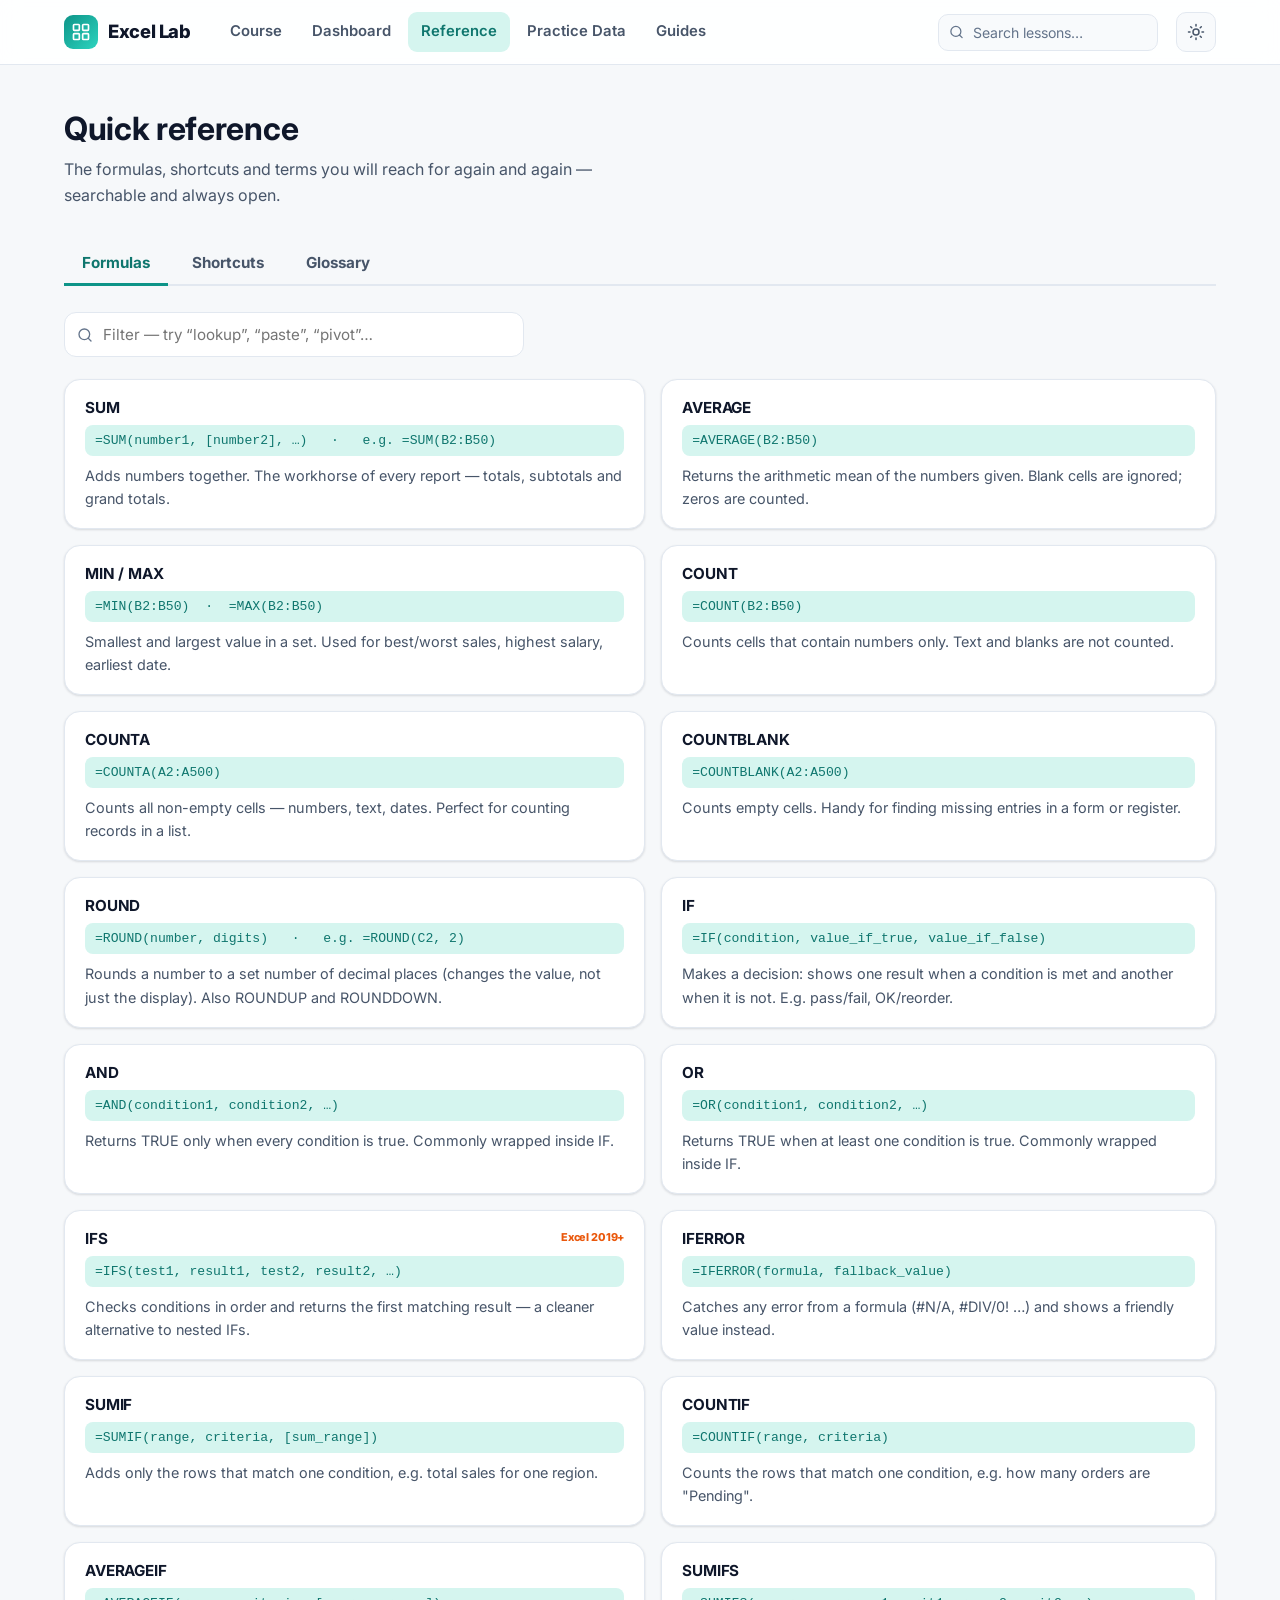
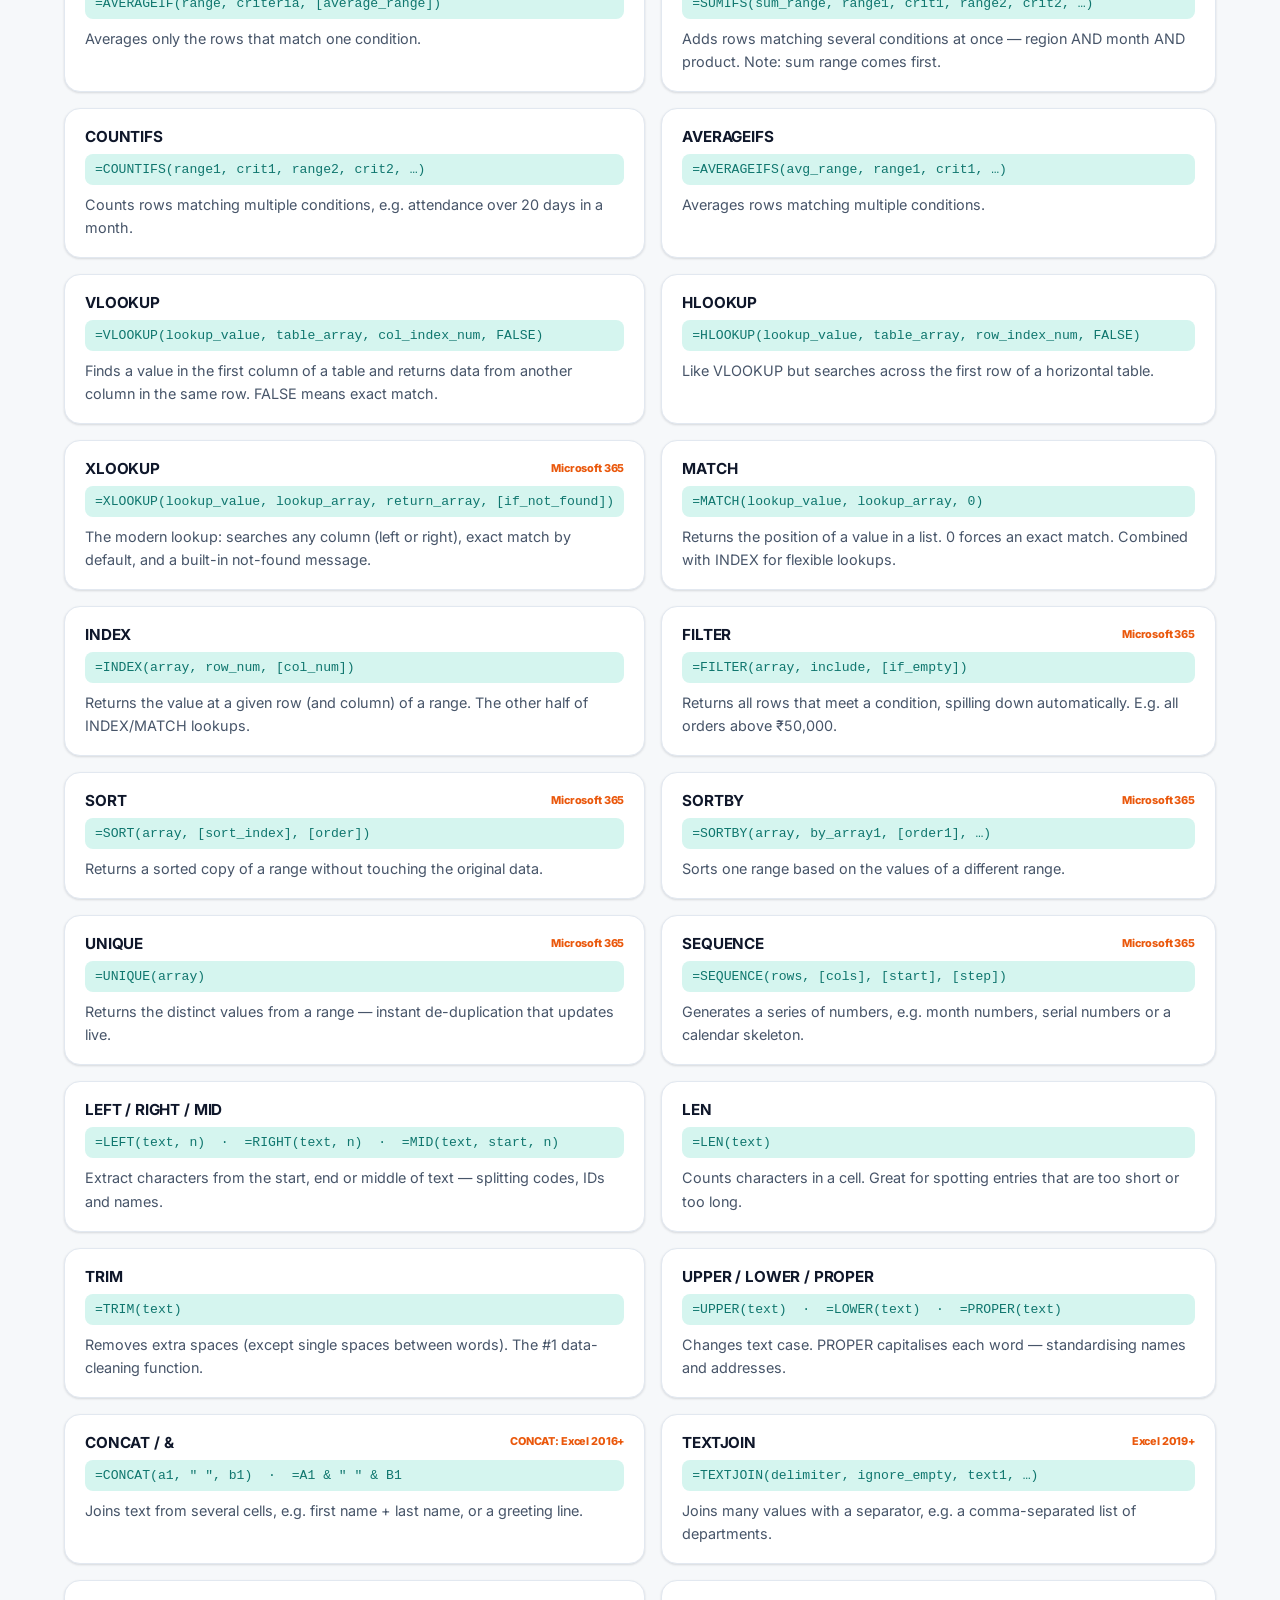
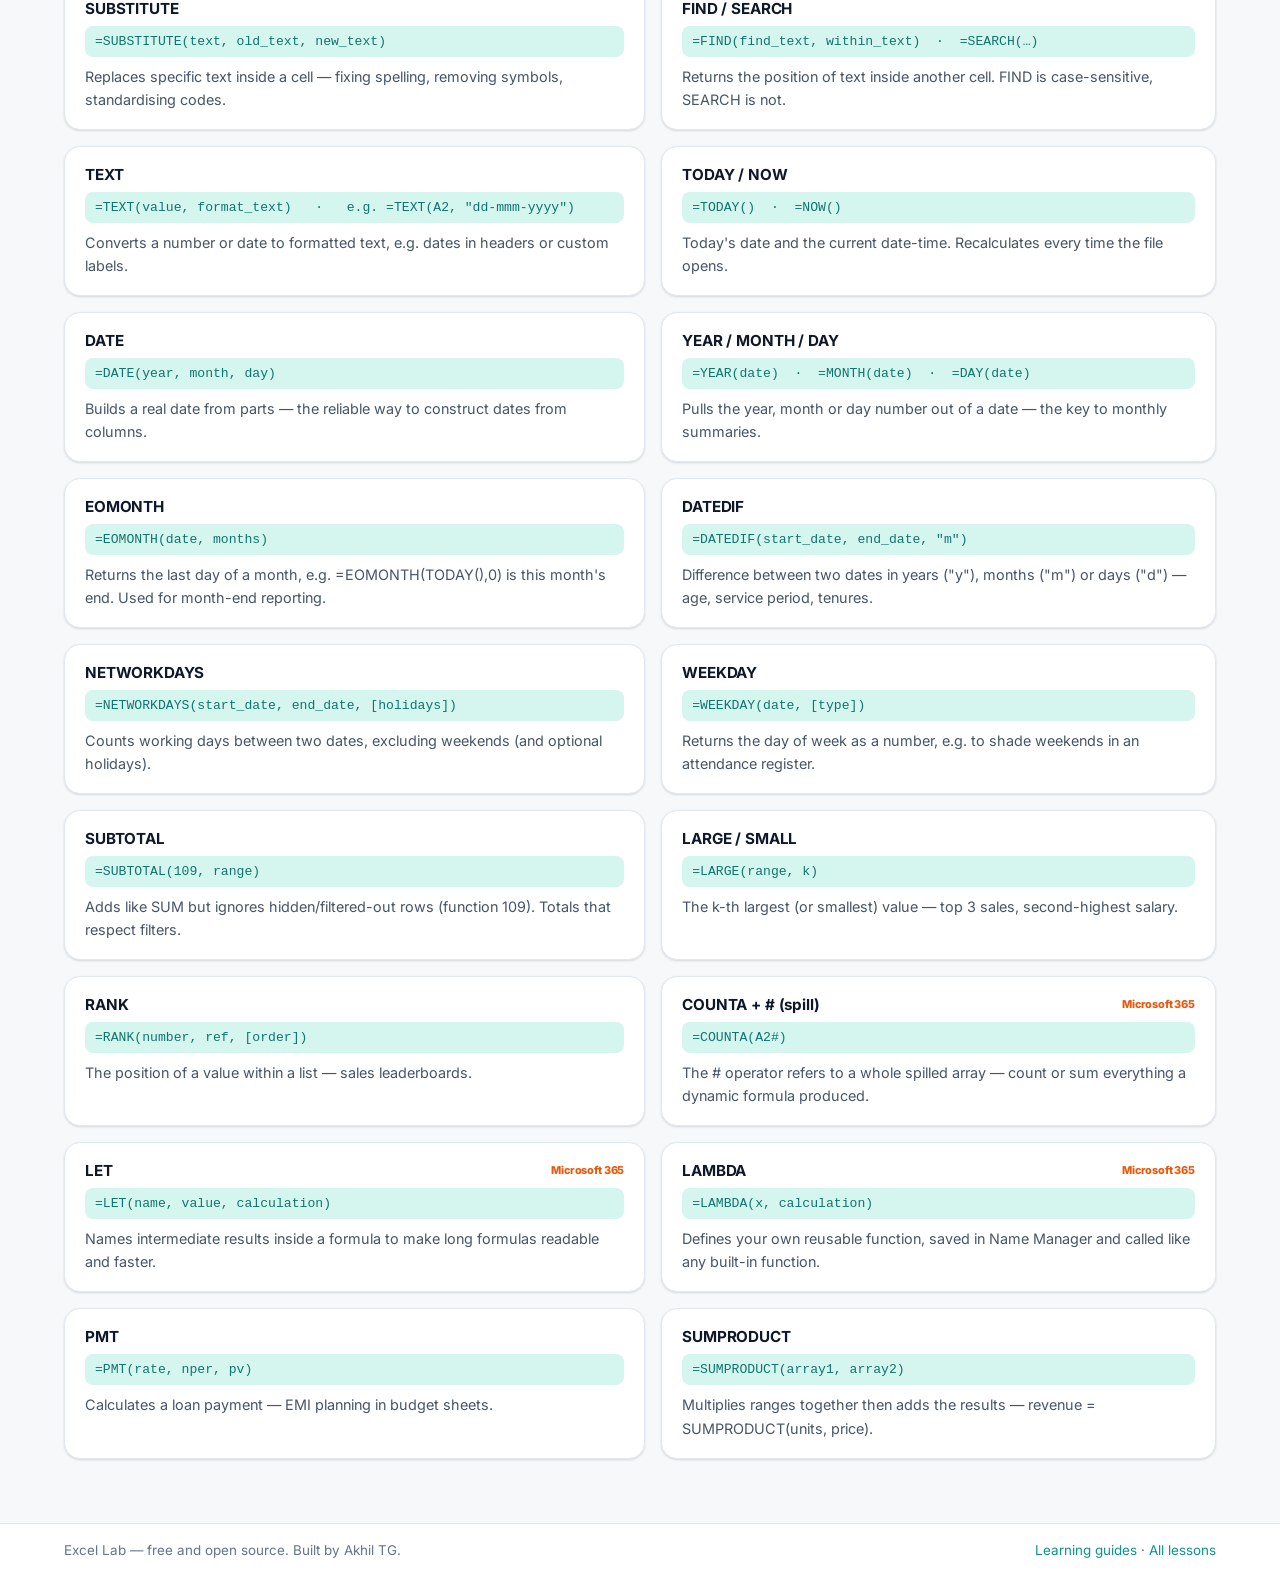
<file: reference.html>
<!DOCTYPE html>
<html lang="en">
<head>
  <meta charset="UTF-8">
  <meta name="viewport" content="width=device-width, initial-scale=1">
  <title>Reference — Formulas, Shortcuts and Glossary — Excel Lab</title>
  <meta name="description" content="Quick Excel reference: essential formulas with syntax and examples, keyboard shortcuts and a plain-English glossary of Excel terms.">
  <script>(function(){try{var t=localStorage.getItem("ellab.theme");if(!t){t=window.matchMedia&&matchMedia("(prefers-color-scheme: dark)").matches?"dark":"light"}if(t==="dark")document.documentElement.classList.add("dark")}catch(e){}})();</script>
  <link rel="preconnect" href="https://fonts.googleapis.com">
  <link rel="preconnect" href="https://fonts.gstatic.com" crossorigin>
  <link href="https://fonts.googleapis.com/css2?family=Inter:wght@400;500;600;700;800&display=swap" rel="stylesheet">
  <link rel="stylesheet" href="assets/css/style.css">
  <link rel="icon" href="data:image/svg+xml,%3Csvg xmlns='http://www.w3.org/2000/svg' viewBox='0 0 24 24'%3E%3Crect width='24' height='24' rx='5' fill='%230d9488'/%3E%3Crect x='5' y='5' width='6' height='6' rx='1' fill='white'/%3E%3Crect x='13' y='5' width='6' height='6' rx='1' fill='white' opacity='.75'/%3E%3Crect x='5' y='13' width='6' height='6' rx='1' fill='white' opacity='.75'/%3E%3Crect x='13' y='13' width='6' height='6' rx='1' fill='white'/%3E%3C/svg%3E">
</head>
<body>
  <a class="skip-link" href="#main">Skip to content</a>
  <header class="site-header" id="siteHeader">
    <div class="container header-inner">
      <a class="brand" href="index.html">
        <span class="logo"><svg viewBox="0 0 24 24" fill="none" stroke="currentColor" stroke-width="2"><rect x="3" y="3" width="7" height="7" rx="1"/><rect x="14" y="3" width="7" height="7" rx="1"/><rect x="14" y="14" width="7" height="7" rx="1"/><rect x="3" y="14" width="7" height="7" rx="1"/></svg></span>
        Excel&nbsp;Lab
      </a>
      <nav class="main-nav" aria-label="Main navigation">
        <a href="lessons.html">Course</a>
        <a href="dashboard.html">Dashboard</a>
        <a href="reference.html">Reference</a>
        <a href="practice-data.html">Practice Data</a>
        <a href="docs.html">Guides</a>
      </nav>
      <form class="header-search" id="headerSearchForm" role="search">
        <svg viewBox="0 0 24 24" fill="none" stroke="currentColor" stroke-width="2" stroke-linecap="round"><circle cx="11" cy="11" r="8"/><path d="m21 21-4.3-4.3"/></svg>
        <input type="search" placeholder="Search lessons…" aria-label="Search lessons">
      </form>
      <button type="button" class="icon-btn" id="themeToggle" aria-label="Toggle light/dark theme">
        <svg class="icon-sun" viewBox="0 0 24 24" fill="none" stroke="currentColor" stroke-width="2" stroke-linecap="round"><circle cx="12" cy="12" r="4"/><path d="M12 2v2M12 20v2M4.93 4.93l1.41 1.41M17.66 17.66l1.41 1.41M2 12h2M20 12h2M6.34 17.66l-1.41 1.41M19.07 4.93l-1.41 1.41"/></svg>
        <svg class="icon-moon" viewBox="0 0 24 24" fill="none" stroke="currentColor" stroke-width="2" stroke-linecap="round" stroke-linejoin="round"><path d="M12 3a6 6 0 0 0 9 9 9 9 0 1 1-9-9Z"/></svg>
      </button>
      <button type="button" class="icon-btn menu-toggle" id="menuToggle" aria-label="Open menu" aria-expanded="false">
        <svg viewBox="0 0 24 24" fill="none" stroke="currentColor" stroke-width="2" stroke-linecap="round"><path d="M4 6h16M4 12h16M4 18h16"/></svg>
      </button>
    </div>
  </header>

  <main id="main">
    <div class="container">
      <div class="page-head">
        <h1>Quick reference</h1>
        <p>The formulas, shortcuts and terms you will reach for again and again — searchable and always open.</p>
      </div>

      <div class="tabs" role="tablist" aria-label="Reference sections">
        <button class="tab-btn active" id="tabFormulas" role="tab" aria-selected="true" aria-controls="panelFormulas">Formulas</button>
        <button class="tab-btn" id="tabShortcuts" role="tab" aria-selected="false" aria-controls="panelShortcuts">Shortcuts</button>
        <button class="tab-btn" id="tabGlossary" role="tab" aria-selected="false" aria-controls="panelGlossary">Glossary</button>
      </div>

      <div class="ref-toolbar">
        <svg viewBox="0 0 24 24" fill="none" stroke="currentColor" stroke-width="2" stroke-linecap="round" aria-hidden="true"><circle cx="11" cy="11" r="8"/><path d="m21 21-4.3-4.3"/></svg>
        <input type="search" id="refSearch" placeholder="Filter — try “lookup”, “paste”, “pivot”…" aria-label="Filter reference entries">
      </div>

      <div id="panelFormulas" class="ref-grid" role="tabpanel" aria-labelledby="tabFormulas"></div>
      <div id="panelShortcuts" class="ref-grid hidden" role="tabpanel" aria-labelledby="tabShortcuts" hidden></div>
      <div id="panelGlossary" class="ref-grid hidden" role="tabpanel" aria-labelledby="tabGlossary" hidden></div>

      <div class="empty-state hidden" id="refEmpty"><h2>Nothing matches</h2><p>Try a different keyword.</p></div>
    </div>
  </main>

  <footer class="site-footer">
    <div class="container">
      <div class="footer-bottom" style="border-top:none">
        <span>Excel Lab — free and open source. Built by Akhil TG.</span>
        <span><a href="docs.html">Learning guides</a> · <a href="lessons.html">All lessons</a></span>
      </div>
    </div>
  </footer>

  <script src="assets/js/app.js"></script>
  <script src="assets/js/reference-data.js"></script>
  <script>
    (function () {
      "use strict";
      var panels = {
        formulas: { el: document.getElementById("panelFormulas"), data: window.EL_REF.formulas, tab: document.getElementById("tabFormulas"), card: refFormulaCard },
        shortcuts: { el: document.getElementById("panelShortcuts"), data: window.EL_REF.shortcuts, tab: document.getElementById("tabShortcuts"), card: refShortcutCard },
        glossary: { el: document.getElementById("panelGlossary"), data: window.EL_REF.glossary, tab: document.getElementById("tabGlossary"), card: refGlossaryCard }
      };
      var current = "formulas";
      var searchEl = document.getElementById("refSearch");
      var emptyEl = document.getElementById("refEmpty");

      function refFormulaCard(f) {
        return '<div class="card ref-card"><h3>' + escHtml(f.name)
          + (f.version ? '<span class="ver-tag">' + escHtml(f.version) + "</span>" : "") + "</h3>"
          + '<code class="fx">' + escHtml(f.syntax) + "</code>"
          + '<p>' + escHtml(f.meaning) + "</p></div>";
      }
      function refShortcutCard(s) {
        return '<div class="card ref-card"><h3><kbd>' + escHtml(s.keys) + "</kbd>" + (s.cat ? '<span class="ref-cat">' + escHtml(s.cat) + "</span>" : "") + "</h3>"
          + "<p>" + escHtml(s.action) + "</p></div>";
      }
      function refGlossaryCard(g) {
        return '<div class="card ref-card"><h3>' + escHtml(g.term) + (g.cat ? '<span class="ref-cat">' + escHtml(g.cat) + "</span>" : "") + "</h3>"
          + "<p>" + escHtml(g.meaning) + "</p></div>";
      }

      function render() {
        var q = searchEl.value.trim().toLowerCase();
        var p = panels[current];
        var words = q.split(/\s+/);
        var items = p.data.filter(function (x) {
          var hay = Object.keys(x).map(function (k) { return x[k]; }).join(" ").toLowerCase();
          return words.every(function (w) { return hay.indexOf(w) !== -1; });
        });
        p.el.innerHTML = items.map(p.card).join("");
        emptyEl.classList.toggle("hidden", items.length > 0);
      }

      Object.keys(panels).forEach(function (key) {
        panels[key].tab.addEventListener("click", function () {
          current = key;
          Object.keys(panels).forEach(function (k) {
            var on = k === current;
            panels[k].el.classList.toggle("hidden", !on);
            panels[k].el.hidden = !on;
            panels[k].tab.classList.toggle("active", on);
            panels[k].tab.setAttribute("aria-selected", on ? "true" : "false");
          });
          render();
        });
      });

      var t = null;
      searchEl.addEventListener("input", function () {
        clearTimeout(t);
        t = setTimeout(render, 120);
      });
      var q = qParam("tab");
      if (q && panels[q]) panels[q].tab.click();
      render();
    })();
  </script>
</body>
</html>
</file>
<file: assets/css/style.css>
/* ============================================================
   Excel Lab — Design System
   Professional education platform · light/dark · no build step
   ============================================================ */

:root {
  --font: "Inter", -apple-system, BlinkMacSystemFont, "Segoe UI", Roboto, "Helvetica Neue", Arial, sans-serif;
  --mono: "Cascadia Code", "SF Mono", Consolas, "Courier New", monospace;

  --teal-50: #f0fdfa;  --teal-100: #ccfbf1; --teal-200: #99f6e4;
  --teal-400: #2dd4bf; --teal-500: #14b8a6; --teal-600: #0d9488;
  --teal-700: #0f766e; --teal-800: #115e59; --teal-900: #134e4a;

  --orange-50: #fff7ed; --orange-100: #ffedd5; --orange-400: #fb923c; --orange-500: #f97316; --orange-600: #ea580c;

  --red-50: #fef2f2; --red-500: #ef4444; --red-600: #dc2626; --red-700: #b91c1c;
  --green-100: #dcfce7; --green-600: #16a34a; --green-700: #15803d;
  --amber-50: #fffbeb; --amber-500: #f59e0b; --amber-600: #d97706; --amber-700: #b45309;

  --radius-sm: 8px; --radius: 12px; --radius-lg: 16px;
  --shadow-sm: 0 1px 2px rgba(15, 23, 42, .06), 0 1px 3px rgba(15, 23, 42, .08);
  --shadow: 0 4px 12px rgba(15, 23, 42, .07), 0 2px 4px rgba(15, 23, 42, .05);
  --shadow-lg: 0 12px 32px rgba(15, 23, 42, .12);
  --tr: 180ms cubic-bezier(.4, 0, .2, 1);
}

/* ---------- Light theme (default) ---------- */
html {
  --bg: #f6f8fa;
  --bg-soft: #eef2f6;
  --card: #ffffff;
  --card-2: #f8fafc;
  --text: #0f172a;
  --text-2: #475569;
  --text-3: #64748b;
  --border: #e2e8f0;
  --border-2: #cbd5e1;
  --primary: var(--teal-600);
  --primary-strong: var(--teal-700);
  --primary-soft: #d5f5ef;
  --on-primary: #ffffff;
  --accent: var(--orange-600);
  --accent-soft: var(--orange-50);
  --callout-tip-bg: #ecfdf5;      --callout-tip-border: #6ee7b7;  --callout-tip-text: #065f46;
  --callout-warn-bg: #fffbeb;     --callout-warn-border: #fcd34d; --callout-warn-text: #92400e;
  --callout-info-bg: #eff6ff;     --callout-info-border: #93c5fd; --callout-info-text: #1e40af;
  --code-bg: #0f172a;  --code-text: #e2e8f0;
  --kbd-bg: #f1f5f9;   --kbd-border: #cbd5e1; --kbd-text: #334155;
  --table-head: #f1f5f9;
}

/* ---------- Dark theme ---------- */
html.dark {
  --bg: #0b1220;
  --bg-soft: #0e1729;
  --card: #111a2c;
  --card-2: #16223a;
  --text: #e2e8f0;
  --text-2: #9fb0c3;
  --text-3: #7d8fa5;
  --border: #22314d;
  --border-2: #2f4165;
  --primary: var(--teal-400);
  --primary-strong: var(--teal-200);
  --primary-soft: rgba(45, 212, 191, .12);
  --on-primary: #062a26;
  --accent: var(--orange-500);
  --accent-soft: rgba(249, 115, 22, .12);
  --callout-tip-bg: rgba(16, 185, 129, .1);  --callout-tip-border: #10b981;  --callout-tip-text: #6ee7b7;
  --callout-warn-bg: rgba(245, 158, 11, .1); --callout-warn-border: #f59e0b; --callout-warn-text: #fcd34d;
  --callout-info-bg: rgba(59, 130, 246, .1); --callout-info-border: #3b82f6; --callout-info-text: #93c5fd;
  --code-bg: #0a101d;  --code-text: #d7e2ee;
  --kbd-bg: #1b2740;   --kbd-border: #35496e; --kbd-text: #cdd8e5;
  --table-head: #17233a;
}

/* ---------- Reset ---------- */
*, *::before, *::after { box-sizing: border-box; }
html { scroll-behavior: smooth; }
@media (prefers-reduced-motion: reduce) {
  html { scroll-behavior: auto; }
  *, *::before, *::after { animation: none !important; transition: none !important; }
}
body {
  margin: 0;
  font-family: var(--font);
  font-size: 16px;
  line-height: 1.6;
  color: var(--text);
  background: var(--bg);
  -webkit-font-smoothing: antialiased;
}
img, svg { max-width: 100%; vertical-align: middle; }
svg.icn { width: 16px; height: 16px; flex: none; } /* default for icon() SVGs; contextual rules override */
a { color: var(--primary); text-decoration: none; }
a:hover { text-decoration: underline; }
h1, h2, h3, h4 { line-height: 1.25; color: var(--text); margin: 0 0 .5em; font-weight: 700; letter-spacing: -0.01em; }
h1 { font-size: 2rem; } h2 { font-size: 1.5rem; } h3 { font-size: 1.17rem; } h4 { font-size: 1rem; }
p { margin: 0 0 1em; }
button { font-family: inherit; font-size: inherit; cursor: pointer; }
:focus-visible { outline: 3px solid var(--primary); outline-offset: 2px; border-radius: 4px; }
::selection { background: var(--teal-200); color: #0f172a; }
html.dark ::selection { background: var(--teal-700); color: #fff; }

.skip-link {
  position: absolute; left: -9999px; top: 0; z-index: 200;
  background: var(--primary); color: var(--on-primary);
  padding: 10px 18px; border-radius: 0 0 var(--radius) 0; font-weight: 600;
}
.skip-link:focus { left: 0; }

.container { max-width: 1200px; margin: 0 auto; padding: 0 24px; }

/* ---------- Header ---------- */
.site-header {
  position: sticky; top: 0; z-index: 100;
  background: color-mix(in srgb, var(--card) 88%, transparent);
  backdrop-filter: blur(10px);
  border-bottom: 1px solid var(--border);
}
.header-inner { display: flex; align-items: center; gap: 18px; height: 64px; }
.brand { display: flex; align-items: center; gap: 10px; font-weight: 800; font-size: 1.15rem; color: var(--text); letter-spacing: -0.02em; }
.brand:hover { text-decoration: none; }
.brand .logo { width: 34px; height: 34px; border-radius: 9px; background: linear-gradient(135deg, var(--teal-600), var(--teal-400)); display: grid; place-items: center; color: #fff; flex: none; }
.brand .logo svg { width: 20px; height: 20px; }
.brand small { font-weight: 600; color: var(--primary); font-size: .72rem; text-transform: uppercase; letter-spacing: .08em; }

.main-nav { display: flex; align-items: center; gap: 4px; margin-left: 8px; }
.main-nav a {
  padding: 8px 13px; border-radius: 9px; color: var(--text-2); font-weight: 600; font-size: .93rem;
}
.main-nav a:hover { background: var(--bg-soft); color: var(--text); text-decoration: none; }
.main-nav a[aria-current="page"] { background: var(--primary-soft); color: var(--primary-strong); }
html.dark .main-nav a[aria-current="page"] { color: var(--primary-strong); }

.header-search { margin-left: auto; position: relative; }
.header-search svg { position: absolute; left: 11px; top: 50%; transform: translateY(-50%); width: 15px; height: 15px; color: var(--text-3); }
.header-search input {
  width: 220px; padding: 9px 12px 9px 34px; border: 1.5px solid var(--border);
  border-radius: 10px; background: var(--card-2); color: var(--text); font-size: .88rem; font-family: inherit;
  transition: border-color var(--tr), width var(--tr);
}
.header-search input:focus { border-color: var(--primary); outline: none; width: 260px; }
.header-search input::placeholder { color: var(--text-3); }

.icon-btn {
  display: inline-flex; align-items: center; justify-content: center;
  width: 40px; height: 40px; border-radius: 10px; border: 1.5px solid var(--border);
  background: var(--card-2); color: var(--text-2); transition: all var(--tr);
}
.icon-btn:hover { border-color: var(--primary); color: var(--primary); }
.icon-btn svg { width: 18px; height: 18px; }
html.dark .icon-btn .icon-sun { display: none; }
html:not(.dark) .icon-btn .icon-moon { display: none; }

.menu-toggle { display: none; }

/* ---------- Footer ---------- */
.site-footer { border-top: 1px solid var(--border); margin-top: 64px; background: var(--card); }
.footer-inner { display: grid; grid-template-columns: 2fr 1fr 1fr 1fr; gap: 32px; padding: 44px 0 36px; }
.footer-inner h4 { font-size: .82rem; text-transform: uppercase; letter-spacing: .08em; color: var(--text-3); }
.footer-inner ul { list-style: none; margin: 0; padding: 0; display: grid; gap: 9px; }
.footer-inner a { color: var(--text-2); font-size: .92rem; }
.footer-inner a:hover { color: var(--primary); }
.footer-brand p { color: var(--text-3); font-size: .9rem; max-width: 34ch; }
.footer-bottom { border-top: 1px solid var(--border); padding: 16px 0; font-size: .84rem; color: var(--text-3); display: flex; justify-content: space-between; flex-wrap: wrap; gap: 8px; }

/* ---------- Buttons ---------- */
.btn {
  display: inline-flex; align-items: center; justify-content: center; gap: 8px;
  padding: 11px 20px; border-radius: 11px; font-weight: 650; font-size: .95rem;
  border: 1.5px solid transparent; transition: all var(--tr); text-decoration: none; line-height: 1.2;
}
.btn:hover { text-decoration: none; transform: translateY(-1px); }
.btn:active { transform: translateY(0); }
.btn svg { width: 17px; height: 17px; }
.btn-primary { background: var(--primary); color: var(--on-primary); }
.btn-primary:hover { background: var(--primary-strong); color: var(--on-primary); }
html.dark .btn-primary:hover { color: #062a26; }
.btn-accent { background: var(--accent); color: #fff; }
.btn-accent:hover { background: var(--orange-500); color: #fff; }
.btn-outline { border-color: var(--border-2); color: var(--text); background: var(--card); }
.btn-outline:hover { border-color: var(--primary); color: var(--primary); }
.btn-ghost { color: var(--text-2); background: transparent; }
.btn-ghost:hover { background: var(--bg-soft); color: var(--text); }
.btn-sm { padding: 7px 14px; font-size: .86rem; border-radius: 9px; }
.btn-lg { padding: 14px 26px; font-size: 1.02rem; border-radius: 13px; }
.btn[disabled] { opacity: .55; cursor: not-allowed; transform: none; }

/* ---------- Badges & chips ---------- */
.badge {
  display: inline-flex; align-items: center; gap: 5px; padding: 3px 10px;
  border-radius: 999px; font-size: .74rem; font-weight: 700; letter-spacing: .02em; white-space: nowrap;
}
.badge svg { width: 12px; height: 12px; }
.badge-beginner { background: var(--green-100); color: var(--green-700); }
.badge-intermediate { background: var(--amber-50); color: var(--amber-700); }
html.dark .badge-intermediate { background: rgba(245,158,11,.15); color: #fcd34d; }
.badge-advanced { background: var(--red-50); color: var(--red-700); }
html.dark .badge-advanced { background: rgba(239,68,68,.15); color: #fca5a5; }
.badge-level { background: var(--primary-soft); color: var(--primary-strong); }
html.dark .badge-level { color: var(--primary-strong); }
.badge-version { background: var(--accent-soft); color: var(--accent); }
.badge-done { background: var(--green-100); color: var(--green-700); }
html.dark .badge-done { background: rgba(22,163,74,.18); color: #86efac; }

.chip {
  display: inline-flex; align-items: center; gap: 6px; padding: 4px 12px;
  border-radius: 999px; background: var(--card-2); border: 1px solid var(--border);
  color: var(--text-2); font-size: .8rem; font-weight: 600;
}
.chip svg { width: 13px; height: 13px; }

/* ---------- Cards ---------- */
.card { background: var(--card); border: 1px solid var(--border); border-radius: var(--radius-lg); box-shadow: var(--shadow-sm); }
.card-hover { transition: transform var(--tr), box-shadow var(--tr), border-color var(--tr); }
.card-hover:hover { transform: translateY(-3px); box-shadow: var(--shadow); border-color: var(--border-2); }

/* ============================================================
   Homepage
   ============================================================ */
.hero { padding: 72px 0 56px; position: relative; overflow: hidden; }
.hero::before {
  content: ""; position: absolute; inset: 0; pointer-events: none;
  background:
    radial-gradient(600px 300px at 85% 0%, color-mix(in srgb, var(--teal-400) 14%, transparent), transparent 70%),
    radial-gradient(500px 260px at 5% 100%, color-mix(in srgb, var(--orange-400) 9%, transparent), transparent 70%);
}
.hero-inner { position: relative; display: grid; grid-template-columns: 1.15fr .85fr; gap: 56px; align-items: center; }
.hero h1 { font-size: clamp(2rem, 4.4vw, 3.1rem); font-weight: 800; letter-spacing: -0.03em; margin-bottom: 18px; }
.hero h1 .accent { color: var(--primary); }
.hero .lead { font-size: 1.13rem; color: var(--text-2); max-width: 54ch; margin-bottom: 28px; }
.hero-cta { display: flex; gap: 14px; flex-wrap: wrap; margin-bottom: 26px; }
.hero-meta { display: flex; gap: 20px; flex-wrap: wrap; color: var(--text-3); font-size: .88rem; }
.hero-meta span { display: inline-flex; gap: 7px; align-items: center; }
.hero-meta svg { width: 15px; height: 15px; color: var(--primary); }

.hero-visual { display: grid; gap: 14px; }
.kpi-row { display: grid; grid-template-columns: repeat(3, 1fr); gap: 14px; }
.kpi-card { background: var(--card); border: 1px solid var(--border); border-radius: var(--radius); padding: 18px 16px; box-shadow: var(--shadow-sm); }
.kpi-card .num { font-size: 1.55rem; font-weight: 800; color: var(--primary-strong); letter-spacing: -0.02em; }
html.dark .kpi-card .num { color: var(--primary); }
.kpi-card .lbl { font-size: .8rem; color: var(--text-3); font-weight: 600; }
.hero-card { background: var(--card); border: 1px solid var(--border); border-radius: var(--radius-lg); padding: 20px; box-shadow: var(--shadow); }

/* mock spreadsheet (also used in lessons) */
.xlsheet { border: 1.5px solid var(--border-2); border-radius: 10px; overflow: hidden; font-size: .8rem; background: var(--card); }
.xlsheet-title { padding: 8px 12px; background: var(--card-2); border-bottom: 1px solid var(--border); font-weight: 700; font-size: .78rem; color: var(--text-2); display: flex; align-items: center; gap: 7px; }
.xlsheet-title svg { width: 13px; height: 13px; color: var(--green-600); }
.xlsheet table { width: 100%; border-collapse: collapse; font-family: var(--mono); font-size: .78rem; }
.xlsheet th { background: var(--table-head); color: var(--text-3); font-weight: 700; font-size: .7rem; padding: 4px 8px; border: 1px solid var(--border); text-align: center; min-width: 34px; }
.xlsheet th.rowhead { min-width: 28px; }
.xlsheet td { border: 1px solid var(--border); padding: 4px 8px; white-space: nowrap; }
.xlsheet td.num { text-align: right; }
.xlsheet td.formula { color: var(--primary-strong); background: var(--primary-soft); font-weight: 600; }
html.dark .xlsheet td.formula { color: var(--teal-200); }
.xlsheet td.headcell { background: var(--teal-800); color: #fff; font-weight: 700; text-align: center; font-family: var(--font); font-size: .74rem; }

.stats-band { padding: 26px 0; }
.stats-band .container { display: grid; grid-template-columns: repeat(4, 1fr); gap: 20px; }
.stat { text-align: center; padding: 22px 12px; }
.stat .num { font-size: 1.9rem; font-weight: 800; color: var(--primary-strong); }
html.dark .stat .num { color: var(--primary); }
.stat .lbl { color: var(--text-2); font-weight: 600; font-size: .9rem; }

section.section { padding: 56px 0; }
.section-head { max-width: 640px; margin-bottom: 34px; }
.section-head .kicker { color: var(--primary-strong); font-weight: 800; font-size: .8rem; text-transform: uppercase; letter-spacing: .1em; }
html.dark .section-head .kicker { color: var(--primary); }
.section-head h2 { font-size: 1.8rem; margin: 6px 0 10px; }
.section-head p { color: var(--text-2); margin: 0; }

.levels-grid { display: grid; grid-template-columns: repeat(3, 1fr); gap: 22px; }
.level-card { padding: 26px; display: flex; flex-direction: column; gap: 14px; position: relative; }
.level-card .icon { width: 46px; height: 46px; border-radius: 13px; display: grid; place-items: center; background: var(--primary-soft); color: var(--primary-strong); }
html.dark .level-card .icon { color: var(--primary); }
.level-card .icon svg { width: 24px; height: 24px; }
.level-card h3 { margin: 0; font-size: 1.15rem; }
.level-card p { color: var(--text-2); font-size: .92rem; margin: 0; flex: 1; }
.level-card .foot { display: flex; justify-content: space-between; align-items: center; gap: 10px; font-size: .84rem; color: var(--text-3); font-weight: 600; }

.feature-grid { display: grid; grid-template-columns: repeat(3, 1fr); gap: 22px; }
.feature { padding: 24px; }
.feature .icon { width: 42px; height: 42px; border-radius: 12px; background: var(--accent-soft); color: var(--accent); display: grid; place-items: center; margin-bottom: 14px; }
.feature .icon svg { width: 21px; height: 21px; }
.feature h3 { font-size: 1.05rem; }
.feature p { color: var(--text-2); font-size: .92rem; margin: 0; }

.steps-band { background: var(--card); border-block: 1px solid var(--border); }
.steps-grid { display: grid; grid-template-columns: repeat(4, 1fr); gap: 24px; padding: 52px 0; }
.step h3 { font-size: 1.02rem; display: flex; align-items: center; gap: 10px; }
.step .n { width: 30px; height: 30px; flex: none; border-radius: 999px; background: var(--primary); color: var(--on-primary); display: grid; place-items: center; font-size: .85rem; font-weight: 800; }
.step p { color: var(--text-2); font-size: .92rem; margin: 0; padding-left: 40px; }

.cta-band { background: linear-gradient(120deg, var(--teal-700), var(--teal-500)); border-radius: var(--radius-lg); color: #fff; padding: 46px; display: flex; align-items: center; justify-content: space-between; gap: 30px; flex-wrap: wrap; box-shadow: var(--shadow-lg); }
.cta-band h2 { color: #fff; margin: 0 0 6px; font-size: 1.6rem; }
.cta-band p { margin: 0; color: rgba(255,255,255,.85); max-width: 52ch; }
.cta-band .btn-accent { background: #fff; color: var(--teal-800); }
.cta-band .btn-accent:hover { background: var(--teal-50); }

/* ============================================================
   Course catalog (lessons.html)
   ============================================================ */
.page-head { padding: 44px 0 8px; }
.page-head h1 { margin-bottom: 8px; }
.page-head p { color: var(--text-2); max-width: 60ch; margin: 0; }

.catalog-toolbar { display: flex; gap: 14px; align-items: center; margin: 26px 0 30px; flex-wrap: wrap; position: relative; }
.catalog-toolbar .search { position: relative; flex: 1; min-width: 260px; max-width: 440px; }
.catalog-toolbar .search svg { position: absolute; left: 13px; top: 50%; transform: translateY(-50%); width: 16px; height: 16px; color: var(--text-3); }
.catalog-toolbar input {
  width: 100%; padding: 12px 14px 12px 38px; border: 1.5px solid var(--border); border-radius: 12px;
  background: var(--card); color: var(--text); font-size: .95rem; font-family: inherit;
}
.catalog-toolbar input:focus { outline: none; border-color: var(--primary); }
.search-results-count { color: var(--text-3); font-size: .88rem; font-weight: 600; }

.level-block { margin-bottom: 46px; }
.level-block-head { display: flex; align-items: center; gap: 14px; margin-bottom: 16px; flex-wrap: wrap; }
.level-block-head .icon { width: 42px; height: 42px; border-radius: 12px; background: var(--primary-soft); color: var(--primary-strong); display: grid; place-items: center; }
html.dark .level-block-head .icon { color: var(--primary); }
.level-block-head .icon svg { width: 21px; height: 21px; }
.level-block-head h2 { margin: 0; font-size: 1.3rem; }
.level-block-head .sub { color: var(--text-3); font-size: .88rem; }
.level-block-head .progress { margin-left: auto; display: flex; align-items: center; gap: 10px; font-size: .82rem; color: var(--text-3); font-weight: 700; }
.mini-track { width: 120px; height: 8px; background: var(--bg-soft); border-radius: 99px; overflow: hidden; border: 1px solid var(--border); }
.mini-track i { display: block; height: 100%; background: var(--primary); border-radius: 99px; transition: width 400ms ease; }

.lesson-grid { display: grid; grid-template-columns: repeat(3, 1fr); gap: 16px; }
.lesson-card { padding: 18px 20px; display: flex; flex-direction: column; gap: 10px; position: relative; }
.lesson-card .top { display: flex; gap: 8px; align-items: flex-start; justify-content: space-between; }
.lesson-card h3 { margin: 0; font-size: 1rem; line-height: 1.35; }
.lesson-card h3 a { color: var(--text); }
.lesson-card h3 a:hover { color: var(--primary); text-decoration: none; }
.lesson-card .meta { display: flex; gap: 8px; flex-wrap: wrap; align-items: center; }
.lesson-card .checkmark { color: var(--green-600); flex: none; margin-top: 2px; }
html.dark .lesson-card .checkmark { color: #4ade80; }
.empty-state { text-align: center; color: var(--text-3); padding: 60px 20px; }

/* ============================================================
   Lesson page
   ============================================================ */
.lesson-layout { display: grid; grid-template-columns: 268px 1fr; gap: 36px; padding: 32px 0 56px; align-items: start; }

.lesson-sidebar { position: sticky; top: 88px; max-height: calc(100vh - 110px); overflow-y: auto; padding-right: 4px; }
.sidebar-card { padding: 18px; }
.sidebar-card h3 { font-size: .82rem; text-transform: uppercase; letter-spacing: .07em; color: var(--text-3); margin-bottom: 12px; }
.sidebar-card h3 svg { width: 15px; height: 15px; color: var(--primary); }
.sidebar-list { list-style: none; margin: 0; padding: 0; display: grid; gap: 2px; }
.sidebar-list a {
  display: flex; gap: 9px; align-items: flex-start; padding: 7px 9px; border-radius: 9px;
  color: var(--text-2); font-size: .86rem; line-height: 1.4; font-weight: 550;
}
.sidebar-list a:hover { background: var(--bg-soft); text-decoration: none; color: var(--text); }
.sidebar-list a.active { background: var(--primary-soft); color: var(--primary-strong); font-weight: 700; }
html.dark .sidebar-list a.active { color: var(--teal-200); }
.sidebar-list .dot { width: 16px; height: 16px; flex: none; margin-top: 3px; border-radius: 99px; border: 1.5px solid var(--border-2); display: grid; place-items: center; }
.sidebar-list .dot svg { width: 9px; height: 9px; color: #fff; }
.sidebar-list .done .dot { background: var(--green-600); border-color: var(--green-600); }
.sidebar-list .current .dot { border-color: var(--primary); box-shadow: 0 0 0 3px var(--primary-soft); }
.sidebar-progress { margin: 14px 0 0; padding-top: 14px; border-top: 1px solid var(--border); font-size: .82rem; color: var(--text-3); font-weight: 600; display: flex; align-items: center; gap: 10px; }

.lesson-main { min-width: 0; }
.lesson-crumb { display: flex; gap: 8px; align-items: center; color: var(--text-3); font-size: .86rem; font-weight: 600; margin-bottom: 16px; flex-wrap: wrap; }
.lesson-crumb a { color: var(--text-3); }
.lesson-crumb a:hover { color: var(--primary); }
.lesson-crumb svg { width: 13px; height: 13px; }

.lesson-head { padding: 28px; margin-bottom: 26px; }
.lesson-head .badges { display: flex; gap: 8px; flex-wrap: wrap; margin-bottom: 14px; }
.lesson-head h1 { font-size: 1.75rem; margin-bottom: 10px; }
.lesson-head .meta-row { display: flex; gap: 18px; flex-wrap: wrap; color: var(--text-3); font-size: .86rem; font-weight: 600; }
.lesson-head .meta-row span { display: inline-flex; gap: 6px; align-items: center; }
.lesson-head .meta-row svg { width: 14px; height: 14px; }

.objectives { padding: 22px 24px; margin-bottom: 26px; border-left: 4px solid var(--primary); }

.key-idea { display: flex; gap: 12px; align-items: flex-start; padding: 18px 22px; margin-bottom: 26px; border-left: 4px solid var(--primary); background: var(--callout-tip-bg); border-radius: var(--radius); }
.key-idea svg { width: 22px; height: 22px; flex: none; margin-top: 2px; color: var(--primary); }
.key-idea p { margin: 4px 0 0; font-size: 1.02rem; }
.key-idea-lbl { font-size: .72rem; font-weight: 800; letter-spacing: .09em; text-transform: uppercase; color: var(--primary); }
.objectives h2 { font-size: 1rem; margin-bottom: 10px; display: flex; align-items: center; gap: 8px; }
.objectives h2 svg { width: 17px; height: 17px; color: var(--primary); }
.objectives ul { margin: 0; padding-left: 20px; display: grid; gap: 6px; color: var(--text-2); font-size: .95rem; }

.toc { padding: 18px 22px; margin-bottom: 30px; }
.toc h2 { font-size: .85rem; text-transform: uppercase; letter-spacing: .07em; color: var(--text-3); margin-bottom: 10px; }
.toc ol { margin: 0; padding-left: 20px; columns: 2; column-gap: 32px; color: var(--text-2); font-size: .9rem; }
.toc li { margin-bottom: 4px; break-inside: avoid; }

.prose { font-size: 1.02rem; }
.prose section.block-section { margin-bottom: 40px; }
.prose h2.sec { font-size: 1.35rem; padding-bottom: 8px; border-bottom: 2px solid var(--border); margin-top: 44px; }
.prose h2.sec:first-of-type { margin-top: 0; }
.prose p { color: var(--text-2); }
.prose p strong, .prose li strong, .prose td strong { color: var(--text); }
.prose ul, .prose ol { color: var(--text-2); padding-left: 22px; display: grid; gap: 6px; margin: 0 0 1.1em; }

.prose code {
  font-family: var(--mono); font-size: .86em;
  background: var(--bg-soft); border: 1px solid var(--border);
  padding: 1.5px 6px; border-radius: 6px; color: var(--primary-strong); font-weight: 600;
}
html.dark .prose code { color: var(--teal-200); background: rgba(45,212,191,.08); }
.prose kbd {
  font-family: var(--font); font-size: .78em; font-weight: 700;
  background: var(--kbd-bg); border: 1px solid var(--kbd-border); border-bottom-width: 2.5px;
  border-radius: 6px; padding: 1px 7px; color: var(--kbd-text); white-space: nowrap;
}

.formula-box { margin: 18px 0 22px; border: 1px solid var(--border); border-radius: var(--radius); overflow: hidden; background: var(--card); }
.formula-box .fx-head { display: flex; align-items: center; gap: 10px; padding: 10px 16px; background: var(--primary-soft); border-bottom: 1px solid var(--border); }
.formula-box .fx-head .fx-badge { font-family: var(--mono); font-weight: 800; font-size: .9rem; color: var(--primary-strong); background: var(--card); padding: 3px 12px; border-radius: 8px; border: 1px solid var(--border); }
html.dark .formula-box .fx-head .fx-badge { color: var(--teal-200); }
.formula-box .fx-head .tag { font-size: .72rem; font-weight: 800; text-transform: uppercase; letter-spacing: .07em; color: var(--text-3); }
.formula-box .fx-row { padding: 12px 16px; display: grid; gap: 8px; }
.formula-box .fx-row + .fx-row { border-top: 1px dashed var(--border); }
.formula-box .fx-lbl { font-size: .72rem; font-weight: 800; text-transform: uppercase; letter-spacing: .07em; color: var(--text-3); }
.formula-box .fx-code { font-family: var(--mono); font-size: .92rem; color: var(--text); background: var(--bg-soft); border: 1px solid var(--border); border-radius: 8px; padding: 9px 12px; overflow-x: auto; white-space: pre; }
.formula-box .fx-desc { color: var(--text-2); font-size: .93rem; margin: 0; }

.prose pre {
  background: var(--code-bg); color: var(--code-text); border-radius: var(--radius);
  padding: 18px 20px; overflow-x: auto; font-family: var(--mono); font-size: .88rem; line-height: 1.6;
  margin: 18px 0 22px; border: 1px solid rgba(255,255,255,.06);
}
.prose pre code { background: none; border: none; padding: 0; color: inherit; font-weight: 400; font-size: inherit; }

.data-table { width: 100%; border-collapse: collapse; margin: 16px 0 24px; font-size: .92rem; border: 1px solid var(--border); border-radius: var(--radius); overflow: hidden; }
.data-table caption { caption-side: bottom; text-align: left; color: var(--text-3); font-size: .82rem; padding-top: 8px; }
.data-table th { background: var(--table-head); text-align: left; padding: 10px 14px; font-size: .8rem; text-transform: uppercase; letter-spacing: .05em; color: var(--text-2); border-bottom: 1.5px solid var(--border-2); }
.data-table td { padding: 10px 14px; border-bottom: 1px solid var(--border); color: var(--text-2); }
.data-table tr:last-child td { border-bottom: none; }
.data-table tbody tr:hover { background: var(--card-2); }

.callout { display: flex; gap: 12px; padding: 15px 18px; border-radius: var(--radius); margin: 16px 0 22px; font-size: .95rem; align-items: flex-start; }
.callout svg { width: 19px; height: 19px; flex: none; margin-top: 3px; }
.callout p { margin: 0; }
.callout-tip { background: var(--callout-tip-bg); border: 1px solid var(--callout-tip-border); color: var(--callout-tip-text); }
.callout-warn { background: var(--callout-warn-bg); border: 1px solid var(--callout-warn-border); color: var(--callout-warn-text); }
.callout-info { background: var(--callout-info-bg); border: 1px solid var(--callout-info-border); color: var(--callout-info-text); }

.steps { counter-reset: step; margin: 16px 0 22px; display: grid; gap: 10px; }
.steps li { list-style: none; counter-increment: step; position: relative; padding: 13px 16px 13px 52px; background: var(--card-2); border: 1px solid var(--border); border-radius: var(--radius); color: var(--text-2); }
.steps li::before {
  content: counter(step); position: absolute; left: 14px; top: 13px;
  width: 26px; height: 26px; border-radius: 99px; background: var(--primary); color: var(--on-primary);
  font-weight: 800; font-size: .8rem; display: grid; place-items: center;
}
ol.steps { padding: 0; }

.lesson-grid-table { margin: 18px 0 26px; }

/* mistake cards */
.mistake-list { display: grid; gap: 14px; margin: 16px 0 24px; }
.mistake { padding: 18px 20px; border: 1px solid var(--border); border-left: 4px solid var(--red-500); border-radius: var(--radius); background: var(--card); }
.mistake .m-row { display: grid; gap: 4px; margin-bottom: 8px; }
.mistake .m-lbl { font-size: .7rem; font-weight: 800; text-transform: uppercase; letter-spacing: .08em; }
.mistake .m-wrong .m-lbl { color: var(--red-600); }
.mistake .m-right .m-lbl { color: var(--green-600); }
.mistake .m-why { color: var(--text-2); font-size: .9rem; margin: 6px 0 0; }

/* exercises */
.exercise-list { display: grid; gap: 16px; margin: 16px 0 24px; counter-reset: ex; }
.exercise { border: 1px solid var(--border); border-radius: var(--radius); background: var(--card); overflow: hidden; }
.exercise .ex-head { display: flex; gap: 10px; align-items: center; padding: 14px 18px; font-weight: 650; }
.exercise .ex-head::before { counter-increment: ex; content: "Exercise " counter(ex); color: var(--primary-strong); font-size: .78rem; font-weight: 800; text-transform: uppercase; letter-spacing: .06em; flex: none; }
html.dark .exercise .ex-head::before { color: var(--primary); }
.exercise .ex-body { padding: 0 18px 16px; color: var(--text-2); }
.exercise details { border-top: 1px dashed var(--border-2); padding-top: 10px; margin-top: 10px; }
.exercise summary { cursor: pointer; font-weight: 700; color: var(--text-2); font-size: .9rem; }
.exercise summary:hover { color: var(--primary); }
.exercise .solution { margin-top: 10px; padding: 12px 14px; background: var(--bg-soft); border: 1px solid var(--border); border-radius: 9px; font-size: .92rem; }

/* quiz */
.quiz { padding: 26px; margin: 34px 0; }
.quiz-head { display: flex; align-items: center; justify-content: space-between; gap: 12px; margin-bottom: 18px; flex-wrap: wrap; }
.quiz-head h2 { margin: 0; font-size: 1.25rem; display: flex; gap: 10px; align-items: center; }
.quiz-head h2 svg { width: 20px; height: 20px; color: var(--accent); }
.quiz-score { font-weight: 800; color: var(--text-3); font-size: .9rem; }
.quiz-q { margin-bottom: 22px; }
.quiz-q .q-num { font-size: .74rem; font-weight: 800; text-transform: uppercase; letter-spacing: .07em; color: var(--primary-strong); margin-bottom: 6px; }
html.dark .quiz-q .q-num { color: var(--primary); }
.quiz-q .q-text { font-weight: 650; margin-bottom: 12px; }
.quiz-opts { display: grid; gap: 9px; }
.quiz-opt {
  display: flex; gap: 11px; align-items: center; width: 100%; text-align: left;
  padding: 11px 15px; border: 1.5px solid var(--border); border-radius: 11px;
  background: var(--card-2); color: var(--text); font-size: .94rem; transition: all var(--tr);
}
.quiz-opt .opt-letter { width: 24px; height: 24px; flex: none; border-radius: 7px; border: 1.5px solid var(--border-2); display: grid; place-items: center; font-size: .76rem; font-weight: 800; color: var(--text-3); }
.quiz-opt:hover:not([disabled]) { border-color: var(--primary); background: var(--primary-soft); }
.quiz-opt.correct { border-color: var(--green-600); background: var(--green-100); }
html.dark .quiz-opt.correct { background: rgba(22,163,74,.15); }
.quiz-opt.correct .opt-letter { background: var(--green-600); border-color: var(--green-600); color: #fff; }
.quiz-opt.wrong { border-color: var(--red-500); background: var(--red-50); }
html.dark .quiz-opt.wrong { background: rgba(239,68,68,.12); }
.quiz-opt.wrong .opt-letter { background: var(--red-500); border-color: var(--red-500); color: #fff; }
.quiz-explain { margin-top: 10px; padding: 11px 14px; border-radius: 9px; background: var(--callout-info-bg); border: 1px solid var(--callout-info-border); color: var(--callout-info-text); font-size: .9rem; }

/* downloads */
.download-list { display: grid; gap: 12px; margin: 16px 0; }
.download-item { display: flex; gap: 14px; align-items: center; padding: 15px 18px; border: 1px solid var(--border); border-radius: var(--radius); background: var(--card); transition: border-color var(--tr); }
.download-item:hover { border-color: var(--primary); text-decoration: none; }
.download-item .dl-icon { width: 40px; height: 40px; flex: none; border-radius: 10px; background: var(--accent-soft); color: var(--accent); display: grid; place-items: center; }
.download-item .dl-icon svg { width: 19px; height: 19px; }
.download-item .dl-body { flex: 1; min-width: 0; }
.download-item .dl-label { font-weight: 700; color: var(--text); font-size: .95rem; }
.download-item .dl-note { color: var(--text-3); font-size: .84rem; }
.download-item .dl-cta { color: var(--primary); font-weight: 700; font-size: .84rem; flex: none; }

/* lesson footer nav */
.lesson-footer { display: grid; gap: 14px; margin-top: 40px; }
.complete-row { display: flex; gap: 14px; align-items: center; justify-content: space-between; padding: 20px 24px; flex-wrap: wrap; }
.complete-row .msg { color: var(--text-2); font-size: .92rem; }
.prev-next { display: grid; grid-template-columns: 1fr 1fr; gap: 14px; }
.pn-card { display: flex; gap: 12px; align-items: center; padding: 16px 20px; color: var(--text); transition: border-color var(--tr), transform var(--tr); min-height: 74px; }
.pn-card:hover { text-decoration: none; border-color: var(--primary); transform: translateY(-2px); }
.pn-card svg { width: 18px; height: 18px; color: var(--text-3); flex: none; }
.pn-card .pn-body { min-width: 0; }
.pn-card .pn-lbl { font-size: .72rem; font-weight: 800; text-transform: uppercase; letter-spacing: .07em; color: var(--text-3); }
.pn-card .pn-title { font-weight: 700; font-size: .93rem; line-height: 1.3; }
.pn-card.next { text-align: right; flex-direction: row-reverse; }

/* version banner */
.version-note { padding: 14px 18px; margin-bottom: 22px; }

/* ============================================================
   Dashboard
   ============================================================ */
.dash-grid { display: grid; grid-template-columns: 340px 1fr; gap: 28px; align-items: start; padding: 34px 0 20px; }
.ring-card { padding: 28px; text-align: center; }
.ring-wrap { position: relative; width: 190px; height: 190px; margin: 10px auto 18px; }
.ring-wrap svg { transform: rotate(-90deg); }
.ring-bg { stroke: var(--bg-soft); }
.ring-val { stroke: var(--primary); transition: stroke-dashoffset 700ms ease; }
.ring-center { position: absolute; inset: 0; display: grid; place-items: center; }
.ring-center .pct { font-size: 2.1rem; font-weight: 800; letter-spacing: -0.02em; }
.ring-center .sub { font-size: .82rem; color: var(--text-3); font-weight: 600; }
.dash-stats { display: grid; grid-template-columns: repeat(3, 1fr); gap: 10px; margin-top: 16px; }
.dash-stat { padding: 12px 8px; border-radius: 11px; background: var(--card-2); border: 1px solid var(--border); }
.dash-stat .num { font-weight: 800; font-size: 1.2rem; }
.dash-stat .lbl { font-size: .74rem; color: var(--text-3); font-weight: 600; }

.dash-main { display: grid; gap: 22px; }
.next-lesson { display: flex; gap: 18px; align-items: center; padding: 22px 26px; flex-wrap: wrap; }
.next-lesson .icon { width: 48px; height: 48px; border-radius: 13px; background: var(--primary-soft); color: var(--primary-strong); display: grid; place-items: center; flex: none; }
html.dark .next-lesson .icon { color: var(--primary); }
.next-lesson .icon svg { width: 24px; height: 24px; }
.next-lesson .body { flex: 1; min-width: 200px; }
.next-lesson .kicker { font-size: .72rem; font-weight: 800; text-transform: uppercase; letter-spacing: .08em; color: var(--accent); }
.next-lesson h3 { margin: 3px 0 2px; }
.next-lesson .meta { color: var(--text-3); font-size: .84rem; font-weight: 600; }

.level-progress-list { display: grid; gap: 14px; padding: 24px; }
.lpl-row { display: grid; grid-template-columns: 24px 1fr; gap: 12px; align-items: start; }
.lpl-row .icon { width: 24px; height: 24px; color: var(--text-3); }
.lpl-row .icon svg { width: 21px; height: 21px; }
.lpl-row .lpl-top { display: flex; justify-content: space-between; gap: 10px; align-items: baseline; margin-bottom: 6px; }
.lpl-row h4 { margin: 0; font-size: .95rem; }
.lpl-row .pct { font-size: .82rem; font-weight: 800; color: var(--text-3); }
.lpl-track { height: 9px; background: var(--bg-soft); border-radius: 99px; overflow: hidden; border: 1px solid var(--border); }
.lpl-track i { display: block; height: 100%; background: linear-gradient(90deg, var(--teal-500), var(--teal-400)); border-radius: 99px; transition: width 600ms ease; }
.lpl-row.done .lpl-track i { background: var(--green-600); }
.lpl-row.done h4::after { content: " ✓"; color: var(--green-600); }

.quiz-summary { padding: 24px; }
.quiz-summary table { width: 100%; border-collapse: collapse; font-size: .9rem; }
.quiz-summary th { text-align: left; padding: 8px 10px; color: var(--text-3); font-size: .76rem; text-transform: uppercase; letter-spacing: .05em; border-bottom: 1.5px solid var(--border-2); }
.quiz-summary td { padding: 8px 10px; border-bottom: 1px solid var(--border); color: var(--text-2); }
.quiz-summary tr:last-child td { border-bottom: none; }

/* ============================================================
   Reference page
   ============================================================ */
.tabs { display: flex; gap: 6px; border-bottom: 2px solid var(--border); margin: 26px 0 26px; flex-wrap: wrap; }
.tab-btn {
  padding: 11px 18px; border: none; background: none; color: var(--text-2); font-weight: 700;
  font-size: .95rem; border-bottom: 3px solid transparent; margin-bottom: -2px; border-radius: 8px 8px 0 0;
}
.tab-btn:hover { color: var(--text); background: var(--bg-soft); }
.tab-btn.active { color: var(--primary-strong); border-bottom-color: var(--primary); }
html.dark .tab-btn.active { color: var(--primary); }

.ref-toolbar { position: relative; margin-bottom: 22px; max-width: 460px; }
.ref-toolbar svg { position: absolute; left: 13px; top: 50%; transform: translateY(-50%); width: 16px; height: 16px; color: var(--text-3); }
.ref-toolbar input { width: 100%; padding: 12px 14px 12px 38px; border: 1.5px solid var(--border); border-radius: 12px; background: var(--card); color: var(--text); font-family: inherit; font-size: .95rem; }
.ref-toolbar input:focus { outline: none; border-color: var(--primary); }

.ref-grid { display: grid; grid-template-columns: repeat(2, 1fr); gap: 16px; }
.ref-card { padding: 18px 20px; }
.ref-card h3 { font-size: .95rem; margin-bottom: 8px; display: flex; align-items: center; justify-content: space-between; gap: 10px; }
.ref-card .fx { font-family: var(--mono); font-size: .82rem; color: var(--primary-strong); background: var(--primary-soft); padding: 5px 10px; border-radius: 8px; display: block; margin-bottom: 8px; overflow-x: auto; white-space: pre; }
html.dark .ref-card .fx { color: var(--teal-200); }
.ref-card p { color: var(--text-2); font-size: .9rem; margin: 0; }
.ref-card .ref-cat { font-size: .7rem; font-weight: 800; text-transform: uppercase; letter-spacing: .07em; color: var(--text-3); }
.ref-card .ver-tag { font-size: .68rem; font-weight: 800; color: var(--accent); }

/* ============================================================
   Docs page
   ============================================================ */
.docs-layout { display: grid; grid-template-columns: 240px 1fr; gap: 36px; padding: 34px 0 40px; align-items: start; }
.docs-nav { position: sticky; top: 88px; }
.docs-nav ul { list-style: none; margin: 0; padding: 0; display: grid; gap: 2px; }
.docs-nav a { display: block; padding: 7px 12px; border-radius: 9px; color: var(--text-2); font-size: .88rem; font-weight: 600; border-left: 3px solid transparent; }
.docs-nav a:hover { background: var(--bg-soft); text-decoration: none; }
.docs-nav a.active { color: var(--primary-strong); border-left-color: var(--primary); background: var(--primary-soft); }
html.dark .docs-nav a.active { color: var(--teal-200); }
.docs-body { min-width: 0; max-width: 780px; }
.docs-body section { margin-bottom: 48px; scroll-margin-top: 90px; }
.docs-body h2 { font-size: 1.45rem; border-bottom: 2px solid var(--border); padding-bottom: 8px; }
.faq-item { border: 1px solid var(--border); border-radius: var(--radius); margin-bottom: 10px; background: var(--card); }
.faq-item summary { padding: 15px 18px; font-weight: 700; cursor: pointer; }
.faq-item summary:hover { color: var(--primary); }
.faq-item .faq-body { padding: 0 18px 16px; color: var(--text-2); }

/* ============================================================
   Practice data page
   ============================================================ */
.pd-block { padding: 24px 26px; margin-bottom: 26px; }
.pd-head { display: flex; gap: 14px; align-items: flex-start; justify-content: space-between; flex-wrap: wrap; margin-bottom: 16px; }
.pd-head h2 { margin: 0 0 6px; font-size: 1.2rem; }
.pd-head p { margin: 0; color: var(--text-2); font-size: .93rem; max-width: 78ch; }
.pd-actions { display: flex; gap: 8px; flex-wrap: wrap; margin: 12px 0; }
.pd-note { color: var(--text-3); font-size: .85rem; font-weight: 600; margin: 14px 0 2px; }
.pd-block .data-table { margin: 8px 0 4px; }

/* ============================================================
   Utilities & responsive
   ============================================================ */
.hidden { display: none !important; }
.grid2 { display: grid; grid-template-columns: 1fr 1fr; gap: 22px; }

@media (max-width: 1024px) {
  .hero-inner { grid-template-columns: 1fr; gap: 36px; }
  .hero-visual { max-width: 560px; }
  .levels-grid, .feature-grid, .lesson-grid { grid-template-columns: repeat(2, 1fr); }
  .steps-grid { grid-template-columns: repeat(2, 1fr); gap: 28px; }
  .stats-band .container { grid-template-columns: repeat(2, 1fr); }
  .lesson-layout { grid-template-columns: 1fr; }
  .lesson-sidebar { display: none; }
  .dash-grid { grid-template-columns: 1fr; }
  .docs-layout { grid-template-columns: 1fr; }
  .docs-nav { display: none; }
  .footer-inner { grid-template-columns: 1fr 1fr; }
  .ref-grid { grid-template-columns: 1fr; }
}

@media (max-width: 680px) {
  .container { padding: 0 16px; }
  .levels-grid, .feature-grid, .lesson-grid, .steps-grid, .grid2, .prev-next { grid-template-columns: 1fr; }
  .hero { padding: 44px 0 40px; }
  .cta-band { padding: 30px 22px; }
  .toc ol { columns: 1; }
  .header-search { display: none; }
  .menu-toggle { display: inline-flex; margin-left: auto; }
  .main-nav {
    display: none; position: absolute; top: 64px; left: 0; right: 0;
    background: var(--card); border-bottom: 1px solid var(--border);
    flex-direction: column; align-items: stretch; padding: 10px 16px 16px; gap: 4px; box-shadow: var(--shadow-lg);
  }
  .main-nav.open { display: flex; }
  .main-nav a { padding: 12px 14px; }
  .site-header.open-mobile .main-nav { display: flex; }
  .lesson-head { padding: 22px 18px; }
  .footer-inner { grid-template-columns: 1fr; gap: 22px; }
  .pn-card.next { text-align: left; flex-direction: row; }
}
</file>
